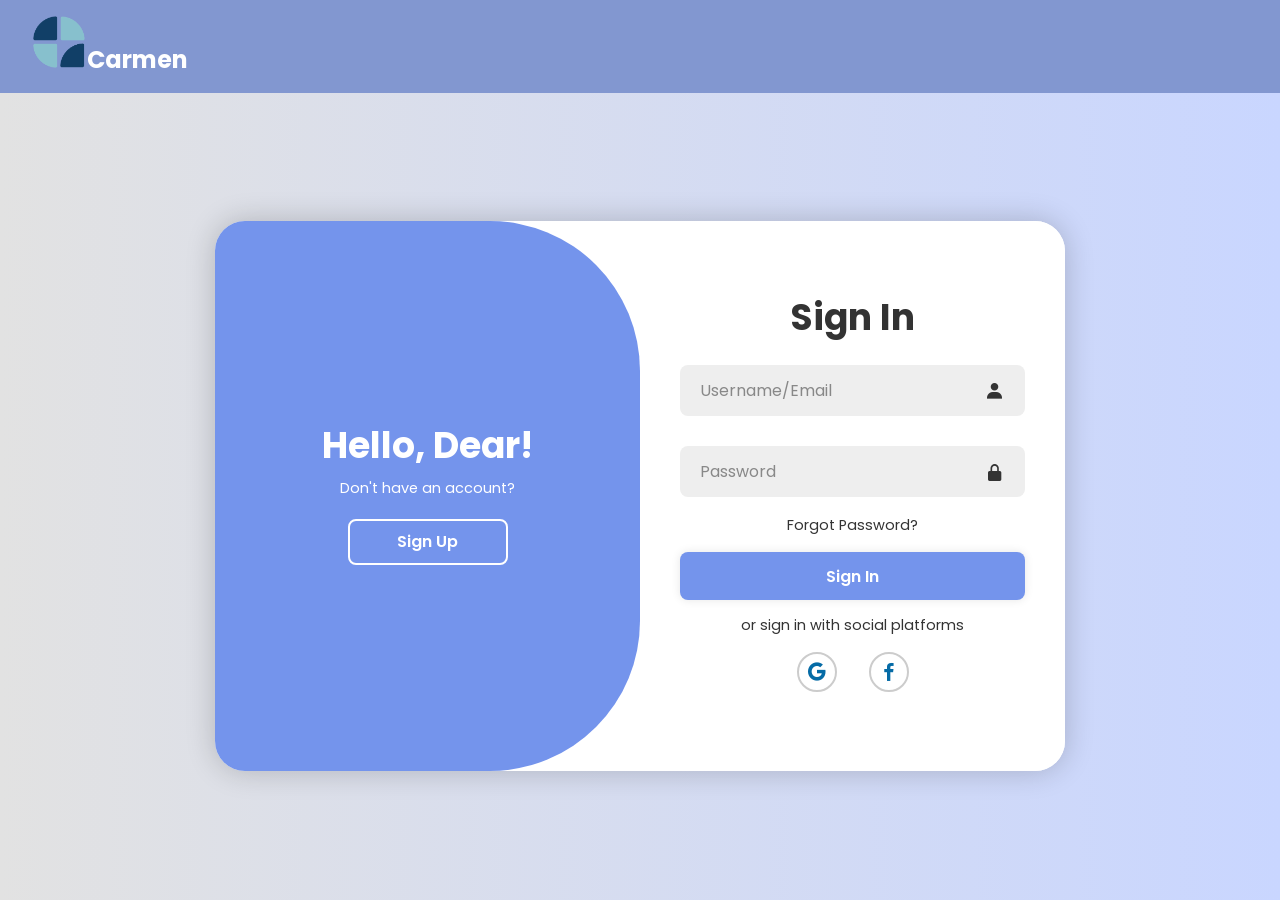
<file: index.html>
<!DOCTYPE html>
<html lang="en">
<head>
    <meta charset="UTF-8">
    <meta name="viewport" content="width=device-width, initial-scale=1.0">
    <title>E-commerce Sign</title>
    <link href='./Style/sign.css' rel='stylesheet'>
    <!-- Add Boxicons for social media icons -->
    <link href='https://unpkg.com/boxicons@2.1.4/css/boxicons.min.css' rel='stylesheet'>
</head>
<body>
    <nav class="navbar">
        <div class="logo">
            <a href="index.html"><img class="minlogo" src="./pic/min logo.png" alt="Logo">Carmen</a>
        </div>
        <ul class="nav-links">

        </ul>
    </nav>

    <div class="container" id="authContainer">
        <div class="form-box login">
            <form id="loginForm">
                <h1>Sign In</h1>
                <div class="input-box">
                    <input type="text" placeholder="Username/Email" required id="loginEmail">
                    <i class='bx bxs-user'></i>
                </div>
                <div class="input-box">
                    <input type="password" placeholder="Password" required id="loginPassword">
                    <i class='bx bxs-lock-alt'></i>
                </div>
                <div class="forgot-link">
                    <a href="#">Forgot Password?</a>
                </div>
                <button type="submit" class="btn">Sign In</button>
                <p>or sign in with social platforms</p>
                <div class="social-icons">
                    <a href="https://accounts.google.com/signin" target="_blank"><i class='bx bxl-google'></i></a>
                    <a href="https://www.facebook.com/login" target="_blank"><i class='bx bxl-facebook'></i></a>
                </div>
            </form>
        </div>

        <div class="form-box register">
            <form id="registerForm">
                <h1>Sign Up</h1>
                <div class="input-box">
                    <input type="text" placeholder="Username/Email" required id="registerEmail">
                    <i class='bx bxs-user'></i>
                </div>
                <div class="input-box">
                    <input type="password" placeholder="Password" required id="registerPassword">
                    <i class='bx bxs-lock-alt'></i>
                </div>
                <div class="input-box">
                    <input type="password" placeholder="Confirm Password" required id="registerRePassword">
                    <i class='bx bxs-lock-alt'></i>
                </div>
                <button type="submit" class="btn">Sign Up</button>
                <p>or sign with social platforms</p>
                <div class="social-icons">
                    <a href="https://accounts.google.com/signin" target="_blank"><i class='bx bxl-google'></i></a>
                    <a href="https://www.facebook.com/login" target="_blank"><i class='bx bxl-facebook'></i></a>
                </div>
            </form>
        </div>

        <div class="toggle-box">
            <div class="toggle-panel toggle-left">
                <h1>Hello, Dear!</h1>
                <p>Don't have an account?</p>
                <button type="button" class="btn register-btn" id="showRegister">Sign Up</button>
            </div>

            <div class="toggle-panel toggle-right">
                <h1>Welcome Back!</h1>
                <p>Already have an account?</p>
                <button type="button" class="btn login-btn" id="showLogin">Sign In</button>
            </div>
        </div>
    </div>

    <script>
        // Toggle between forms
        const container = document.getElementById('authContainer');
        const showRegister = document.getElementById('showRegister');
        const showLogin = document.getElementById('showLogin');

        showRegister.addEventListener('click', () => {
            container.classList.add('active');
        });

        showLogin.addEventListener('click', () => {
            container.classList.remove('active');
        });

        // User authentication
        document.addEventListener('DOMContentLoaded', function() {
            // Initialize users if not exists
            if (!localStorage.getItem('users')) {
                localStorage.setItem('users', JSON.stringify([]));
            }

            // Handle registration
            document.getElementById('registerForm').addEventListener('submit', function(e) {
                e.preventDefault();
                
                const email = document.getElementById('registerEmail').value;
                const password = document.getElementById('registerPassword').value;
                const confirmPassword = document.getElementById('registerRePassword').value;

                // Validate
                if (password !== confirmPassword) {
                    alert("Passwords don't match!");
                    return;
                }

                const users = JSON.parse(localStorage.getItem('users'));
                const accounts = JSON.parse(localStorage.getItem('accounts')) || [];
                
                // Check if email is already registered in users or accounts
                if (users.some(user => user.email === email) || accounts.some(account => account.email === email)) {
                    alert("Email already registered!");
                    return;
                }

                // Register user
                users.push({ email, password });
                localStorage.setItem('users', JSON.stringify(users));
                
                alert("Registration successful! Please login.");
                container.classList.remove('active');
                this.reset();
            });

            // Handle login
            document.getElementById('loginForm').addEventListener('submit', function(e) {
                e.preventDefault();
                
                const email = document.getElementById('loginEmail').value;
                const password = document.getElementById('loginPassword').value;

                // Check accounts from registration.html
                const accounts = JSON.parse(localStorage.getItem('accounts')) || [];
                const users = JSON.parse(localStorage.getItem('users')) || [];

                // Check if the user exists in accounts or users
                const account = accounts.find(account => account.email === email && account.password === password);
                const user = users.find(user => user.email === email && user.password === password);

                if (account) {
                    localStorage.setItem('currentUser', JSON.stringify(account));
                    window.location.href = "home.html";
                } else if (user) {
                    localStorage.setItem('currentUser', JSON.stringify(user));
                    window.location.href = "home.html";
                } else {
                    alert("Invalid email or password!");
                }
            });
        });
    </script>
</body>
</html>
</file>
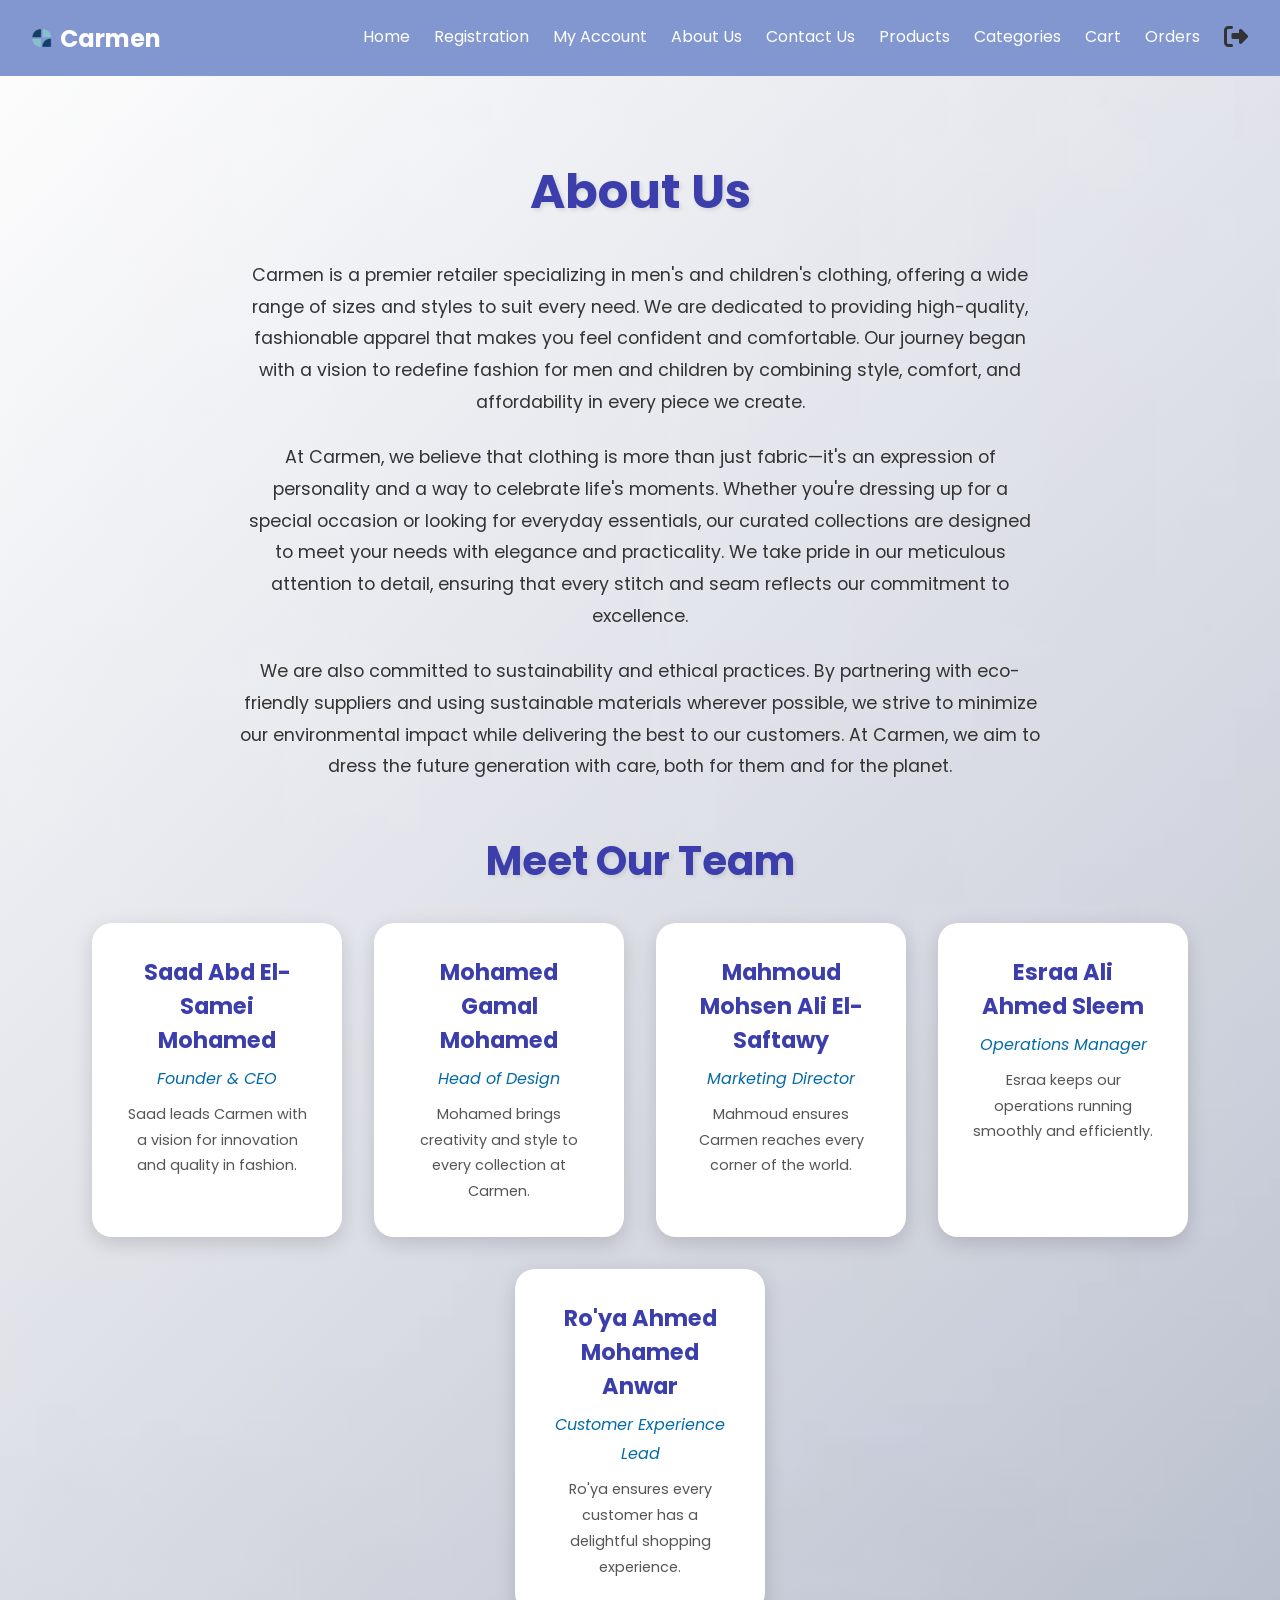
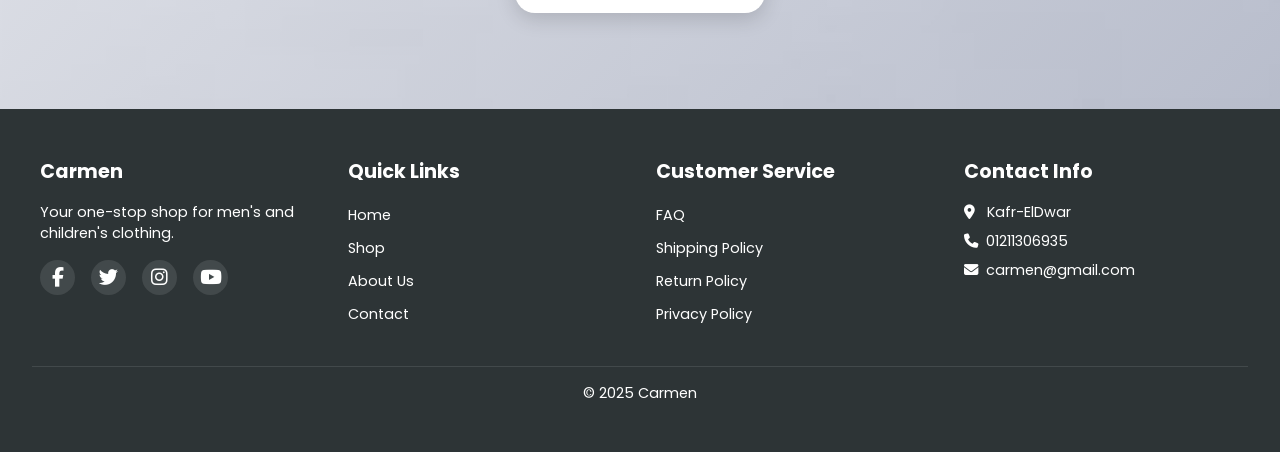
<file: about.html>
<!DOCTYPE html>
<html lang="en">
<head>
    <meta charset="UTF-8">
    <meta name="viewport" content="width=device-width, initial-scale=1.0">
    <title>About Us</title>
    <link rel="stylesheet" href="https://cdnjs.cloudflare.com/ajax/libs/font-awesome/6.5.0/css/all.min.css"/>
    <link href='./Style/about.css' rel='stylesheet'>
</head>
<body>
    <nav class="navbar">
        <div class="logo">
            <a href="home.html"><img class="minlogo" src="./pic/min logo.png" alt="Logo">Carmen</a>
        </div>
        <button class="hamburger" aria-label="Toggle menu">
            <span></span>
            <span></span>
            <span></span>
        </button>
        <ul class="nav-links">
            <li><a href="home.html">Home</a></li>
            <li><a href="registration.html">Registration</a></li>
            <li><a href="./my account.html">My Account</a></li>
            <li><a href="about.html">About Us</a></li>
            <li><a href="contact.html">Contact Us</a></li>
            <li><a href="products.html">Products</a></li>
            <li><a href="categories.html">Categories</a></li>
            <li><a href="cart.html">Cart</a></li>
            <li><a href="orders.html">Orders</a></li>
            <li>
                <a href="./index.html" onclick="logout()">
                    <i class="fas fa-sign-out-alt logout-icon" title="Log Out"></i>
                </a>
            </li>
        </ul>
    </nav>

    <section class="about-section">
        <h1>About Us</h1>
        <p>Carmen is a premier retailer specializing in men's and children's clothing, offering a wide range of sizes and styles to suit every need. We are dedicated to providing high-quality, fashionable apparel that makes you feel confident and comfortable. Our journey began with a vision to redefine fashion for men and children by combining style, comfort, and affordability in every piece we create.</p>
        <p>At Carmen, we believe that clothing is more than just fabric—it's an expression of personality and a way to celebrate life's moments. Whether you're dressing up for a special occasion or looking for everyday essentials, our curated collections are designed to meet your needs with elegance and practicality. We take pride in our meticulous attention to detail, ensuring that every stitch and seam reflects our commitment to excellence.</p>
        <p>We are also committed to sustainability and ethical practices. By partnering with eco-friendly suppliers and using sustainable materials wherever possible, we strive to minimize our environmental impact while delivering the best to our customers. At Carmen, we aim to dress the future generation with care, both for them and for the planet.</p>

        <h2>Meet Our Team</h2>
        <div class="team-list">
            <div class="team-member-card">
                <h4>Saad Abd El-Samei Mohamed</h4>
                <p class="role">Founder & CEO</p>
                <p>Saad leads Carmen with a vision for innovation and quality in fashion.</p>
            </div>
            <div class="team-member-card">
                <h4>Mohamed Gamal Mohamed</h4>
                <p class="role">Head of Design</p>
                <p>Mohamed brings creativity and style to every collection at Carmen.</p>
            </div>
            <div class="team-member-card">
                <h4>Mahmoud Mohsen Ali El-Saftawy</h4>
                <p class="role">Marketing Director</p>
                <p>Mahmoud ensures Carmen reaches every corner of the world.</p>
            </div>
            <div class="team-member-card">
                <h4>Esraa Ali Ahmed Sleem</h4>
                <p class="role">Operations Manager</p>
                <p>Esraa keeps our operations running smoothly and efficiently.</p>
            </div>
            <div class="team-member-card">
                <h4>Ro'ya Ahmed Mohamed Anwar</h4>
                <p class="role">Customer Experience Lead</p>
                <p>Ro'ya ensures every customer has a delightful shopping experience.</p>
            </div>
        </div>
    </section>

    <footer class="footer">
        <div class="footer-container">
            <div class="footer-column">
                <h3>Carmen</h3>
                <p>Your one-stop shop for men's and children's clothing.</p>
                <div class="social-icons">
                    <a href="#"><i class="fab fa-facebook-f"></i></a>
                    <a href="#"><i class="fab fa-twitter"></i></a>
                    <a href="#"><i class="fab fa-instagram"></i></a>
                    <a href="#"><i class="fab fa-youtube"></i></a>
                </div>
            </div>
            <div class="footer-column">
                <h3>Quick Links</h3>
                <ul>
                    <li><a href="./home.html">Home</a></li>
                    <li><a href="products.html">Shop</a></li>
                    <li><a href="about.html">About Us</a></li>
                    <li><a href="contact.html">Contact</a></li>
                </ul>
            </div>
            <div class="footer-column">
                <h3>Customer Service</h3>
                <ul>
                    <li><a href="#">FAQ</a></li>
                    <li><a href="#">Shipping Policy</a></li>
                    <li><a href="#">Return Policy</a></li>
                    <li><a href="#">Privacy Policy</a></li>
                </ul>
            </div>
            <div class="footer-column">
                <h3>Contact Info</h3>
                <p><i class="fas fa-map-marker-alt"></i> Kafr-ElDwar</p>
                <p><i class="fas fa-phone"></i>01211306935</p>
                <p><i class="fas fa-envelope"></i>carmen@gmail.com</p>
            </div>
        </div>
        <div class="footer-bottom">
            <p>© 2025 Carmen</p>
        </div>
    </footer>

    <script>
        // Toggle sidebar on hamburger click
        document.querySelector('.hamburger').addEventListener('click', function() {
            document.querySelector('.nav-links').classList.toggle('active');
            this.classList.toggle('active');
        });

        // Close sidebar when clicking a nav link
        document.querySelectorAll('.nav-links a').forEach(link => {
            link.addEventListener('click', () => {
                document.querySelector('.nav-links').classList.remove('active');
                document.querySelector('.hamburger').classList.remove('active');
            });
        });

        // Logout function (assuming it exists elsewhere)
        function logout() {
            localStorage.removeItem('currentUser');
            alert('You have been logged out.');
        }
    </script>
</body>
</html>
</file>
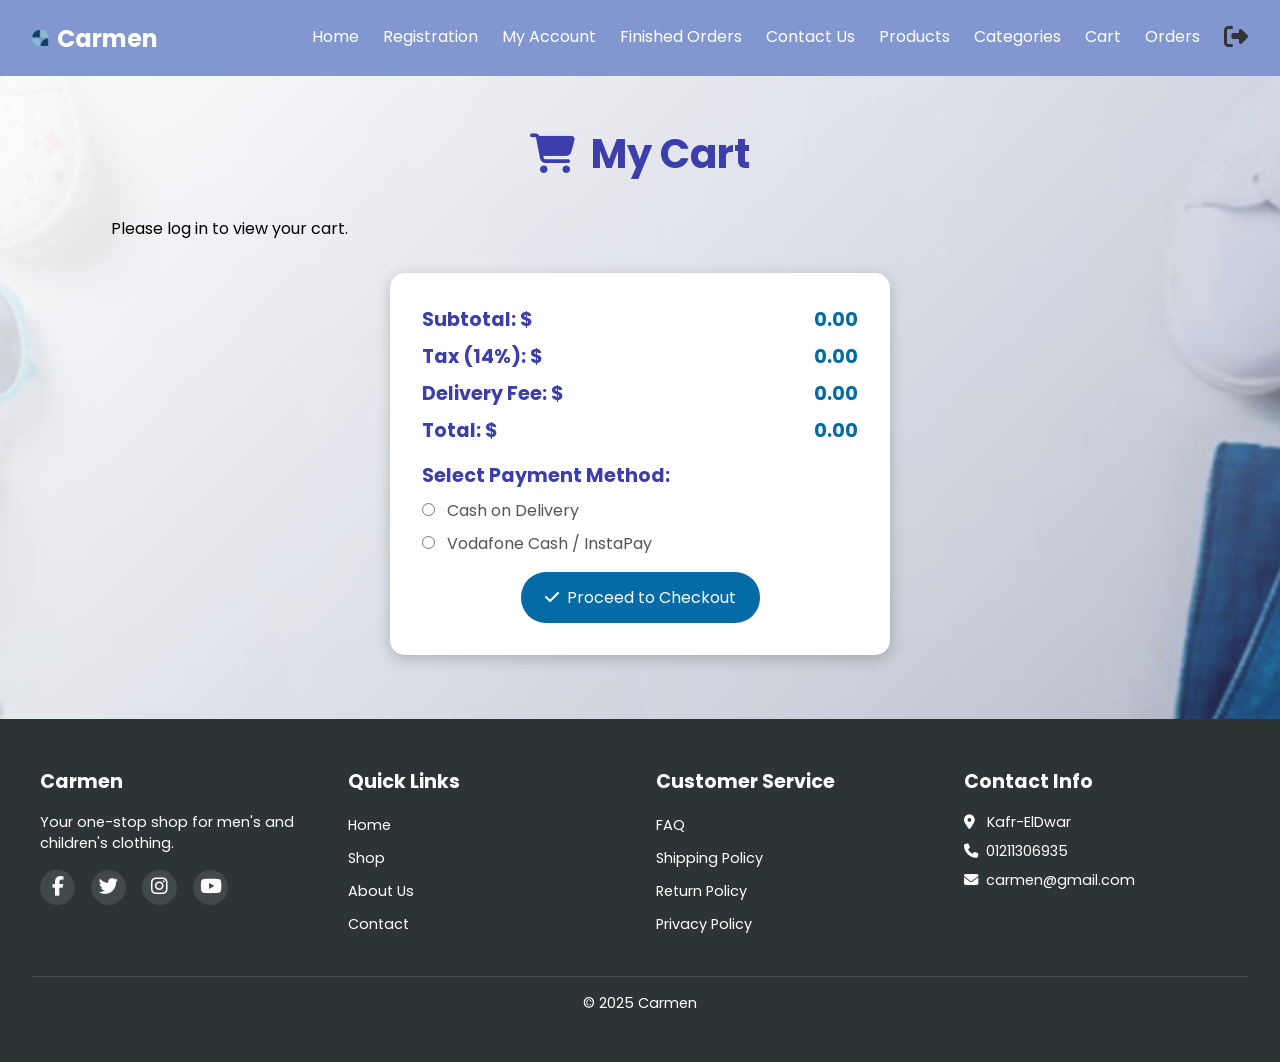
<file: cart.html>
<!DOCTYPE html>
<html lang="en">
<head>
    <meta charset="UTF-8">
    <meta name="viewport" content="width=device-width, initial-scale=1.0">
    <title>Cart</title>
    <link href='./Style/cart.css' rel='stylesheet'>
    <link rel="stylesheet" href="https://cdnjs.cloudflare.com/ajax/libs/font-awesome/6.5.0/css/all.min.css"/>
    <style>
        .quantity-controls {
            display: flex;
            align-items: center;
            gap: 0.5rem;
            margin-top: 0.5rem;
        }
        .quantity-btn {
            background-color: #056ba6;
            color: white;
            border: none;
            border-radius: 5px;
            padding: 0.3rem 0.6rem;
            cursor: pointer;
            font-size: 1rem;
            transition: background-color 0.3s ease;
        }
        .quantity-btn:hover {
            background-color: #45a049;
        }
        .quantity-btn:disabled {
            background-color: #cccccc;
            cursor: not-allowed;
        }
        .quantity-display {
            font-size: 1rem;
            color: #3b3eab;
            width: 2rem;
            text-align: center;
        }
    </style>
</head>
<body>
    <nav class="navbar">
        <div class="logo">
            <a href="home.html"><img class="minlogo" src="./pic/min logo.png" alt="Logo">Carmen</a>
        </div>
        <button class="hamburger" aria-label="Toggle menu">
            <span></span>
            <span></span>
            <span></span>
        </button>
        <ul class="nav-links">
            <li><a href="home.html">Home</a></li>
            <li><a href="registration.html">Registration</a></li>
            <li><a href="my account.html">My Account</a></li>
            <li><a href="about.html">Finished Orders</a></li>
            <li><a href="contact.html">Contact Us</a></li>
            <li><a href="products.html">Products</a></li>
            <li><a href="categories.html">Categories</a></li>
            <li><a href="cart.html">Cart</a></li>
            <li><a href="orders.html">Orders</a></li>
            <li>
                <a href="./index.html" onclick="logout()">
                    <i class="fas fa-sign-out-alt logout-icon" title="Log Out"></i>
                </a>
            </li>
        </ul>
    </nav>

    <div class="cart-section">
        <h1><i class="fas fa-shopping-cart"></i> My Cart</h1>
        <div class="cart-grid" id="cartGrid">
            <!-- Cart items will be dynamically added here -->
        </div>
        <div class="cart-total">
            <h3>Subtotal: $<span id="subtotal">0.00</span></h3>
            <h3>Tax (14%): $<span id="tax">0.00</span></h3>
            <h3>Delivery Fee: $<span id="deliveryFee">0.00</span></h3>
            <h3>Total: $<span id="cartTotal">0.00</span></h3>
            <div class="payment-options">
                <h3>Select Payment Method:</h3>
                <label>
                    <input type="radio" name="paymentMethod" value="cash" onclick="updateTotal()"> Cash on Delivery
                </label>
                <label>
                    <input type="radio" name="paymentMethod" value="electronic" onclick="updateTotal()"> Vodafone Cash / InstaPay
                </label>
            </div>
            <button class="checkout-btn" onclick="proceedToCheckout()"><i class="fas fa-check"></i> Proceed to Checkout</button>
        </div>
    </div>

    <!-- Footer Section -->
    <footer class="footer">
        <div class="footer-container">
            <div class="footer-column">
                <h3>Carmen</h3>
                <p>Your one-stop shop for men's and children's clothing.</p>
                <div class="social-icons">
                    <a href="#"><i class="fab fa-facebook-f"></i></a>
                    <a href="#"><i class="fab fa-twitter"></i></a>
                    <a href="#"><i class="fab fa-instagram"></i></a>
                    <a href="#"><i class="fab fa-youtube"></i></a>
                </div>
            </div>
            <div class="footer-column">
                <h3>Quick Links</h3>
                <ul>
                    <li><a href="./home.html">Home</a></li>
                    <li><a href="products.html">Shop</a></li>
                    <li><a href="about.html">About Us</a></li>
                    <li><a href="contact.html">Contact</a></li>
                </ul>
            </div>
            <div class="footer-column">
                <h3>Customer Service</h3>
                <ul>
                    <li><a href="#">FAQ</a></li>
                    <li><a href="#">Shipping Policy</a></li>
                    <li><a href="#">Return Policy</a></li>
                    <li><a href="#">Privacy Policy</a></li>
                </ul>
            </div>
            <div class="footer-column">
                <h3>Contact Info</h3>
                <p><i class="fas fa-map-marker-alt"></i> Kafr-ElDwar</p>
                <p><i class="fas fa-phone"></i>01211306935</p>
                <p><i class="fas fa-envelope"></i>carmen@gmail.com</p>
            </div>
        </div>
        <div class="footer-bottom">
            <p>© 2025 Carmen</p>
        </div>
    </footer>

    <script>
        // Toggle sidebar on hamburger click
        document.querySelector('.hamburger').addEventListener('click', function() {
            document.querySelector('.nav-links').classList.toggle('active');
            this.classList.toggle('active');
        });

        // Close sidebar when clicking a nav link
        document.querySelectorAll('.nav-links a').forEach(link => {
            link.addEventListener('click', () => {
                document.querySelector('.nav-links').classList.remove('active');
                document.querySelector('.hamburger').classList.remove('active');
            });
        });

        const TAX_RATE = 0.14; // 14% tax
        const DELIVERY_FEE = 5.00; // $5 delivery fee for cash on delivery

        // Load cart items and animations when the page loads
        document.addEventListener('DOMContentLoaded', function() {
            displayCart();
            setupFadeInAnimations();
        });

        // Fade-in animation on scroll using Intersection Observer
        function setupFadeInAnimations() {
            const observerOptions = {
                root: null,
                rootMargin: '0px',
                threshold: 0.1
            };

            const observer = new IntersectionObserver((entries, observer) => {
                entries.forEach((entry, index) => {
                    if (entry.isIntersecting) {
                        setTimeout(() => {
                            entry.target.classList.add('fade-in');
                        }, index * 200);
                        observer.unobserve(entry.target);
                    }
                });
            }, observerOptions);

            const elementsToAnimate = document.querySelectorAll('h1, .cart-item, .cart-total');
            elementsToAnimate.forEach(element => {
                observer.observe(element);
            });
        }

        // Function to display cart items
        function displayCart() {
            const cartGrid = document.getElementById('cartGrid');
            const subtotalElement = document.getElementById('subtotal');
            const taxElement = document.getElementById('tax');
            const deliveryFeeElement = document.getElementById('deliveryFee');
            const cartTotalElement = document.getElementById('cartTotal');
            cartGrid.innerHTML = ''; // Clear existing items

            const currentUser = JSON.parse(localStorage.getItem('currentUser'));
            if (!currentUser) {
                cartGrid.innerHTML = '<p>Please log in to view your cart.</p>';
                subtotalElement.textContent = '0.00';
                taxElement.textContent = '0.00';
                deliveryFeeElement.textContent = '0.00';
                cartTotalElement.textContent = '0.00';
                return;
            }

            let cart = JSON.parse(localStorage.getItem('cart')) || [];
            const userCart = cart.filter(item => item.email === currentUser.email);

            if (userCart.length === 0) {
                cartGrid.innerHTML = '<p>Your cart is empty.</p>';
                subtotalElement.textContent = '0.00';
                taxElement.textContent = '0.00';
                deliveryFeeElement.textContent = '0.00';
                cartTotalElement.textContent = '0.00';
                return;
            }

            let subtotal = 0;
            userCart.forEach((product, index) => {
                // Add quantity if not present
                if (!product.quantity) {
                    product.quantity = 1;
                }
                const globalIndex = cart.findIndex(item => item.name === product.name && item.email === currentUser.email);
                const productCard = document.createElement('div');
                productCard.classList.add('cart-item');
                productCard.dataset.index = globalIndex;
                productCard.innerHTML = `
                    <img src="${product.image}" alt="${product.name}">
                    <div class="cart-item-content">
                        <h3>${product.name}</h3>
                        <p>${product.description}</p>
                        <p class="price">$${ (product.price * product.quantity).toFixed(2) }</p>
                        <div class="quantity-controls">
                            <button class="quantity-btn" onclick="updateQuantity(${globalIndex}, -1)">-</button>
                            <span class="quantity-display">${product.quantity}</span>
                            <button class="quantity-btn" onclick="updateQuantity(${globalIndex}, 1)">+</button>
                        </div><br>
                        <button class="delete-btn" onclick="removeFromCart(this)"><i class="fas fa-trash"></i> Remove</button>
                    </div>
                `;
                cartGrid.appendChild(productCard);
                subtotal += product.price * product.quantity;
            });

            // Save updated cart with quantities
            localStorage.setItem('cart', JSON.stringify(cart));

            // Update totals
            subtotalElement.textContent = subtotal.toFixed(2);
            const tax = subtotal * TAX_RATE;
            taxElement.textContent = tax.toFixed(2);
            updateTotal(); // Update delivery fee and total based on payment method
        }

        // Function to update quantity
        function updateQuantity(index, change) {
            let cart = JSON.parse(localStorage.getItem('cart')) || [];
            const product = cart[index];

            if (!product) return;

            product.quantity = (product.quantity || 1) + change;
            if (product.quantity < 1) {
                product.quantity = 1; // Prevent quantity from going below 1
            }

            localStorage.setItem('cart', JSON.stringify(cart));

            // Update the UI for the specific product
            const productCard = document.querySelector(`.cart-item[data-index="${index}"]`);
            if (productCard) {
                const priceElement = productCard.querySelector('.price');
                const quantityElement = productCard.querySelector('.quantity-display');
                priceElement.textContent = `$${(product.price * product.quantity).toFixed(2)}`;
                quantityElement.textContent = product.quantity;
            }

            // Recalculate totals
            updateCartTotals();
        }

        // Function to update cart totals
        function updateCartTotals() {
            const currentUser = JSON.parse(localStorage.getItem('currentUser'));
            let cart = JSON.parse(localStorage.getItem('cart')) || [];
            const userCart = cart.filter(item => item.email === currentUser.email);

            let subtotal = 0;
            userCart.forEach(product => {
                subtotal += product.price * (product.quantity || 1);
            });

            const subtotalElement = document.getElementById('subtotal');
            const taxElement = document.getElementById('tax');
            subtotalElement.textContent = subtotal.toFixed(2);
            const tax = subtotal * TAX_RATE;
            taxElement.textContent = tax.toFixed(2);
            updateTotal();
        }

        // Function to update total based on payment method
        function updateTotal() {
            const subtotal = parseFloat(document.getElementById('subtotal').textContent);
            const tax = parseFloat(document.getElementById('tax').textContent);
            const deliveryFeeElement = document.getElementById('deliveryFee');
            const cartTotalElement = document.getElementById('cartTotal');
            
            const paymentMethod = document.querySelector('input[name="paymentMethod"]:checked');
            let deliveryFee = 0;

            if (paymentMethod && paymentMethod.value === 'cash') {
                deliveryFee = DELIVERY_FEE;
            }

            deliveryFeeElement.textContent = deliveryFee.toFixed(2);
            const total = subtotal + tax + deliveryFee;
            cartTotalElement.textContent = total.toFixed(2);
        }

        // Function to remove an item from cart
        function removeFromCart(button) {
            if (confirm("Are you sure you want to remove this item from your cart?")) {
                const card = button.closest('.cart-item');
                const index = card.dataset.index;
                let cart = JSON.parse(localStorage.getItem('cart'));
                cart.splice(index, 1);
                localStorage.setItem('cart', JSON.stringify(cart));
                card.remove();
                alert("Item removed successfully!");

                // Check if cart is empty
                const currentUser = JSON.parse(localStorage.getItem('currentUser'));
                const userCart = cart.filter(item => item.email === currentUser.email);
                if (userCart.length === 0) {
                    const cartGrid = document.getElementById('cartGrid');
                    cartGrid.innerHTML = '<p>Your cart is empty.</p>';
                    document.getElementById('subtotal').textContent = '0.00';
                    document.getElementById('tax').textContent = '0.00';
                    document.getElementById('deliveryFee').textContent = '0.00';
                    document.getElementById('cartTotal').textContent = '0.00';
                } else {
                    // Update indices of remaining items
                    const remainingCards = document.querySelectorAll('.cart-item');
                    remainingCards.forEach((card, i) => {
                        const globalIndex = cart.findIndex(item => item.name === card.querySelector('h3').textContent && item.email === currentUser.email);
                        card.dataset.index = globalIndex;
                        card.querySelector('.delete-btn').setAttribute('onclick', `removeFromCart(this)`);
                        card.querySelectorAll('.quantity-btn')[0].setAttribute('onclick', `updateQuantity(${globalIndex}, -1)`);
                        card.querySelectorAll('.quantity-btn')[1].setAttribute('onclick', `updateQuantity(${globalIndex}, 1)`);
                    });
                    updateCartTotals();
                }
            }
        }

        // Function to proceed to checkout
        function proceedToCheckout() {
            const currentUser = JSON.parse(localStorage.getItem('currentUser'));
            if (!currentUser) {
                alert("Please log in to proceed with your order!");
                window.location.href = "registration.html";
                return;
            }

            const cart = JSON.parse(localStorage.getItem('cart')) || [];
            const userCart = cart.filter(item => item.email === currentUser.email);

            if (userCart.length === 0) {
                alert("Your cart is empty!");
                return;
            }

            const paymentMethod = document.querySelector('input[name="paymentMethod"]:checked');
            if (!paymentMethod) {
                alert("Please select a payment method!");
                return;
            }

            // Create order
            const order = {
                userEmail: currentUser.email,
                items: userCart,
                subtotal: parseFloat(document.getElementById('subtotal').textContent),
                tax: parseFloat(document.getElementById('tax').textContent),
                deliveryFee: parseFloat(document.getElementById('deliveryFee').textContent),
                total: parseFloat(document.getElementById('cartTotal').textContent),
                paymentMethod: paymentMethod.value,
                date: new Date().toISOString()
            };

            // Save order to localStorage
            const orders = JSON.parse(localStorage.getItem('orders')) || [];
            orders.push(order);
            localStorage.setItem('orders', JSON.stringify(orders));

            // Remove user's items from cart
            const updatedCart = cart.filter(item => item.email !== currentUser.email);
            localStorage.setItem('cart', JSON.stringify(updatedCart));

            alert("Order placed successfully!");
            window.location.href = "orders.html";
        }

        // Function to logout
        function logout() {
            if (confirm("Are you sure you want to logout?")) {
                localStorage.removeItem('currentUser');
                alert("You have been logged out successfully.");
                window.location.href = "index.html";
            }
        }
    </script>
</body>
</html>
</file>
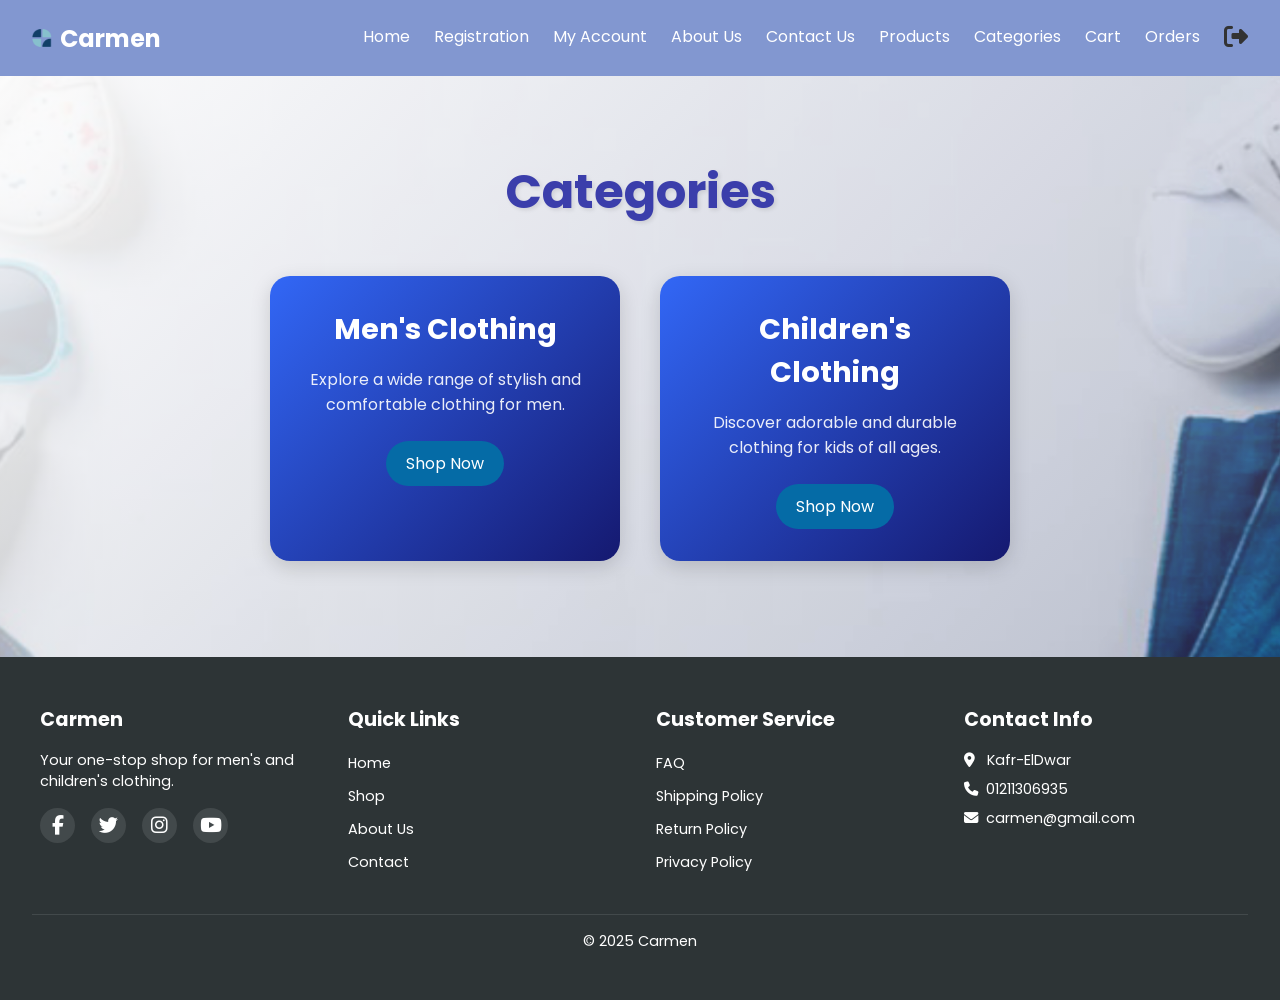
<file: Categories.html>
<!DOCTYPE html>
<html lang="en">
<head>
    <meta charset="UTF-8">
    <meta name="viewport" content="width=device-width, initial-scale=1.0">
    <title>Categories</title>
    <link rel="stylesheet" href="https://cdnjs.cloudflare.com/ajax/libs/font-awesome/6.5.0/css/all.min.css"/>
    <link href='./Style/categories.css' rel='stylesheet'>
</head>
<body>
    <nav class="navbar">
        <div class="logo">
            <a href="home.html"><img class="minlogo" src="./pic/min logo.png" alt="Logo">Carmen</a>
        </div>
        <button class="hamburger" aria-label="Toggle menu">
            <span></span>
            <span></span>
            <span></span>
        </button>
        <ul class="nav-links">
            <li><a href="home.html">Home</a></li>
            <li><a href="registration.html">Registration</a></li>
            <li><a href="./my account.html">My Account</a></li>
            <li><a href="about.html">About Us</a></li>
            <li><a href="contact.html">Contact Us</a></li>
            <li><a href="products.html">Products</a></li>
            <li><a href="Categories.html">Categories</a></li>
            <li><a href="cart.html">Cart</a></li>
            <li><a href="orders.html">Orders</a></li>
            <li>
                <a href="./index.html" onclick="logout()">
                    <i class="fas fa-sign-out-alt logout-icon" title="Log Out"></i>
                </a>
            </li>
        </ul>
    </nav>

    <section class="categories-section">
        <h1>Categories</h1>
        <div class="categories-list">
            <div class="category-item">
                <h3>Men's Clothing</h3>
                <p>Explore a wide range of stylish and comfortable clothing for men.</p>
                <a href="products.html?category=Men's Clothing" class="category-link">Shop Now</a>
            </div>
            <div class="category-item">
                <h3>Children's Clothing</h3>
                <p>Discover adorable and durable clothing for kids of all ages.</p>
                <a href="products.html?category=Children's Clothing" class="category-link">Shop Now</a>
            </div>
        </div>
    </section>

    <footer class="footer">
        <div class="footer-container">
            <div class="footer-column">
                <h3>Carmen</h3>
                <p>Your one-stop shop for men's and children's clothing.</p>
                <div class="social-icons">
                    <a href="#"><i class="fab fa-facebook-f"></i></a>
                    <a href="#"><i class="fab fa-twitter"></i></a>
                    <a href="#"><i class="fab fa-instagram"></i></a>
                    <a href="#"><i class="fab fa-youtube"></i></a>
                </div>
            </div>
            <div class="footer-column">
                <h3>Quick Links</h3>
                <ul>
                    <li><a href="./home.html">Home</a></li>
                    <li><a href="products.html">Shop</a></li>
                    <li><a href="about.html">About Us</a></li>
                    <li><a href="contact.html">Contact</a></li>
                </ul>
            </div>
            <div class="footer-column">
                <h3>Customer Service</h3>
                <ul>
                    <li><a href="#">FAQ</a></li>
                    <li><a href="#">Shipping Policy</a></li>
                    <li><a href="#">Return Policy</a></li>
                    <li><a href="#">Privacy Policy</a></li>
                </ul>
            </div>
            <div class="footer-column">
                <h3>Contact Info</h3>
                <p><i class="fas fa-map-marker-alt"></i> Kafr-ElDwar</p>
                <p><i class="fas fa-phone"></i>01211306935</p>
                <p><i class="fas fa-envelope"></i>carmen@gmail.com</p>
            </div>
        </div>
        <div class="footer-bottom">
            <p>© 2025 Carmen</p>
        </div>
    </footer>

    <script>
        // Toggle sidebar on hamburger click
        document.querySelector('.hamburger').addEventListener('click', function() {
            document.querySelector('.nav-links').classList.toggle('active');
            this.classList.toggle('active');
        });

        // Close sidebar when clicking a nav link
        document.querySelectorAll('.nav-links a').forEach(link => {
            link.addEventListener('click', () => {
                document.querySelector('.nav-links').classList.remove('active');
                document.querySelector('.hamburger').classList.remove('active');
            });
        });

        // Logout function
        function logout() {
            if (confirm("Are you sure you want to logout?")) {
                localStorage.removeItem('currentUser');
                alert("You have been logged out successfully.");
                window.location.href = "index.html";
            }
        }
    </script>
</body>
</html>
</file>
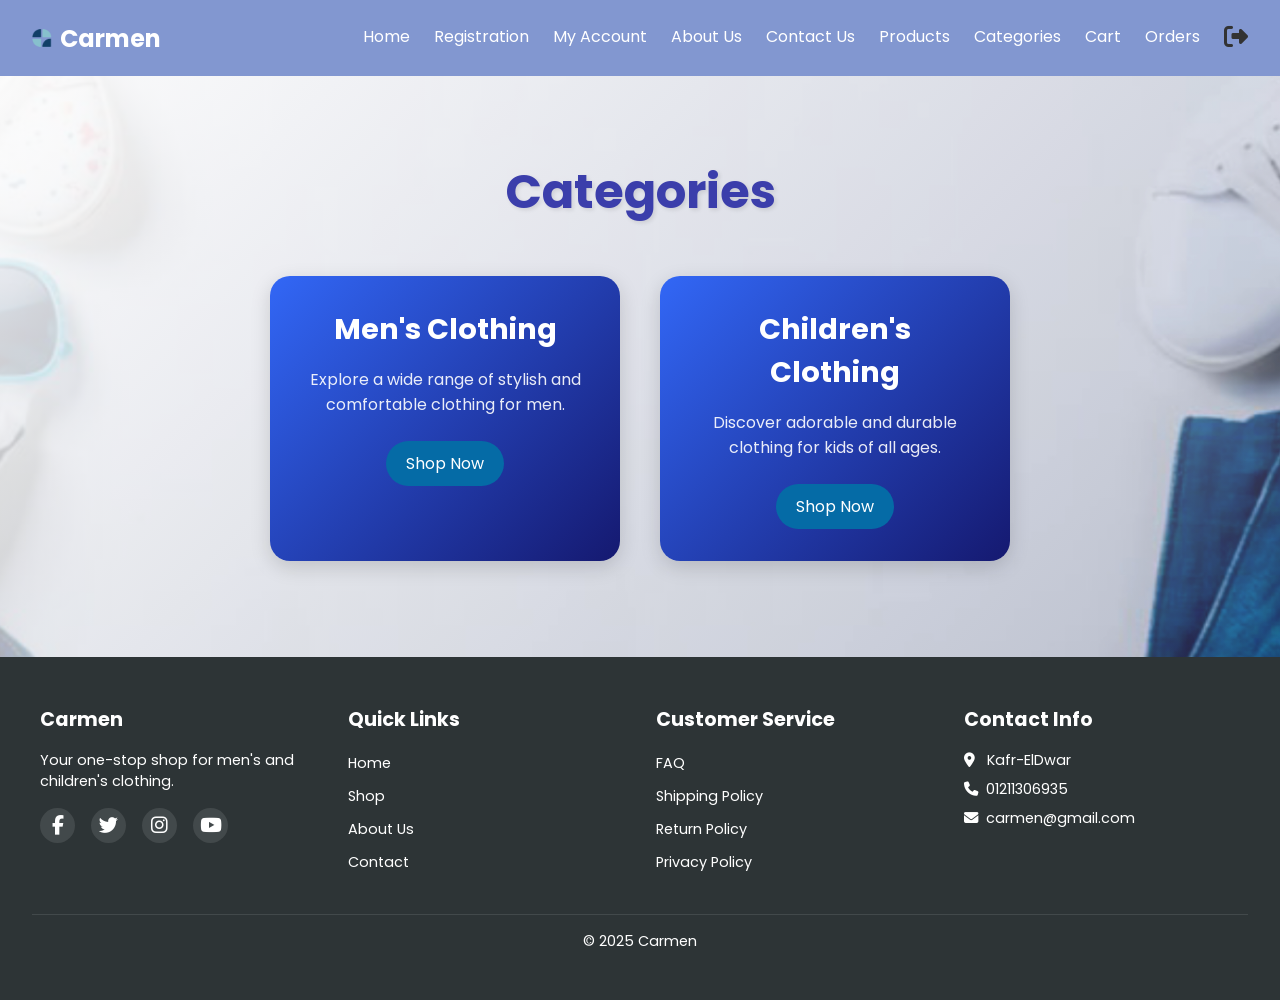
<file: categories.html>
<!DOCTYPE html>
<html lang="en">
<head>
    <meta charset="UTF-8">
    <meta name="viewport" content="width=device-width, initial-scale=1.0">
    <title>Categories</title>
    <link rel="stylesheet" href="https://cdnjs.cloudflare.com/ajax/libs/font-awesome/6.5.0/css/all.min.css"/>
    <link href='./Style/categories.css' rel='stylesheet'>
</head>
<body>
    <nav class="navbar">
        <div class="logo">
            <a href="home.html"><img class="minlogo" src="./pic/min logo.png" alt="Logo">Carmen</a>
        </div>
        <button class="hamburger" aria-label="Toggle menu">
            <span></span>
            <span></span>
            <span></span>
        </button>
        <ul class="nav-links">
            <li><a href="home.html">Home</a></li>
            <li><a href="registration.html">Registration</a></li>
            <li><a href="./my account.html">My Account</a></li>
            <li><a href="about.html">About Us</a></li>
            <li><a href="contact.html">Contact Us</a></li>
            <li><a href="products.html">Products</a></li>
            <li><a href="categories.html">Categories</a></li>
            <li><a href="cart.html">Cart</a></li>
            <li><a href="orders.html">Orders</a></li>
            <li>
                <a href="./index.html" onclick="logout()">
                    <i class="fas fa-sign-out-alt logout-icon" title="Log Out"></i>
                </a>
            </li>
        </ul>
    </nav>

    <section class="categories-section">
        <h1>Categories</h1>
        <div class="categories-list">
            <div class="category-item">
                <h3>Men's Clothing</h3>
                <p>Explore a wide range of stylish and comfortable clothing for men.</p>
                <a href="products.html?category=Men's Clothing" class="category-link">Shop Now</a>
            </div>
            <div class="category-item">
                <h3>Children's Clothing</h3>
                <p>Discover adorable and durable clothing for kids of all ages.</p>
                <a href="products.html?category=Children's Clothing" class="category-link">Shop Now</a>
            </div>
        </div>
    </section>

    <footer class="footer">
        <div class="footer-container">
            <div class="footer-column">
                <h3>Carmen</h3>
                <p>Your one-stop shop for men's and children's clothing.</p>
                <div class="social-icons">
                    <a href="#"><i class="fab fa-facebook-f"></i></a>
                    <a href="#"><i class="fab fa-twitter"></i></a>
                    <a href="#"><i class="fab fa-instagram"></i></a>
                    <a href="#"><i class="fab fa-youtube"></i></a>
                </div>
            </div>
            <div class="footer-column">
                <h3>Quick Links</h3>
                <ul>
                    <li><a href="./home.html">Home</a></li>
                    <li><a href="products.html">Shop</a></li>
                    <li><a href="about.html">About Us</a></li>
                    <li><a href="contact.html">Contact</a></li>
                </ul>
            </div>
            <div class="footer-column">
                <h3>Customer Service</h3>
                <ul>
                    <li><a href="#">FAQ</a></li>
                    <li><a href="#">Shipping Policy</a></li>
                    <li><a href="#">Return Policy</a></li>
                    <li><a href="#">Privacy Policy</a></li>
                </ul>
            </div>
            <div class="footer-column">
                <h3>Contact Info</h3>
                <p><i class="fas fa-map-marker-alt"></i> Kafr-ElDwar</p>
                <p><i class="fas fa-phone"></i>01211306935</p>
                <p><i class="fas fa-envelope"></i>carmen@gmail.com</p>
            </div>
        </div>
        <div class="footer-bottom">
            <p>© 2025 Carmen</p>
        </div>
    </footer>

    <script>
        // Toggle sidebar on hamburger click
        document.querySelector('.hamburger').addEventListener('click', function() {
            document.querySelector('.nav-links').classList.toggle('active');
            this.classList.toggle('active');
        });

        // Close sidebar when clicking a nav link
        document.querySelectorAll('.nav-links a').forEach(link => {
            link.addEventListener('click', () => {
                document.querySelector('.nav-links').classList.remove('active');
                document.querySelector('.hamburger').classList.remove('active');
            });
        });

        // Logout function
        function logout() {
            if (confirm("Are you sure you want to logout?")) {
                localStorage.removeItem('currentUser');
                alert("You have been logged out successfully.");
                window.location.href = "index.html";
            }
        }
    </script>
</body>
</html>
</file>
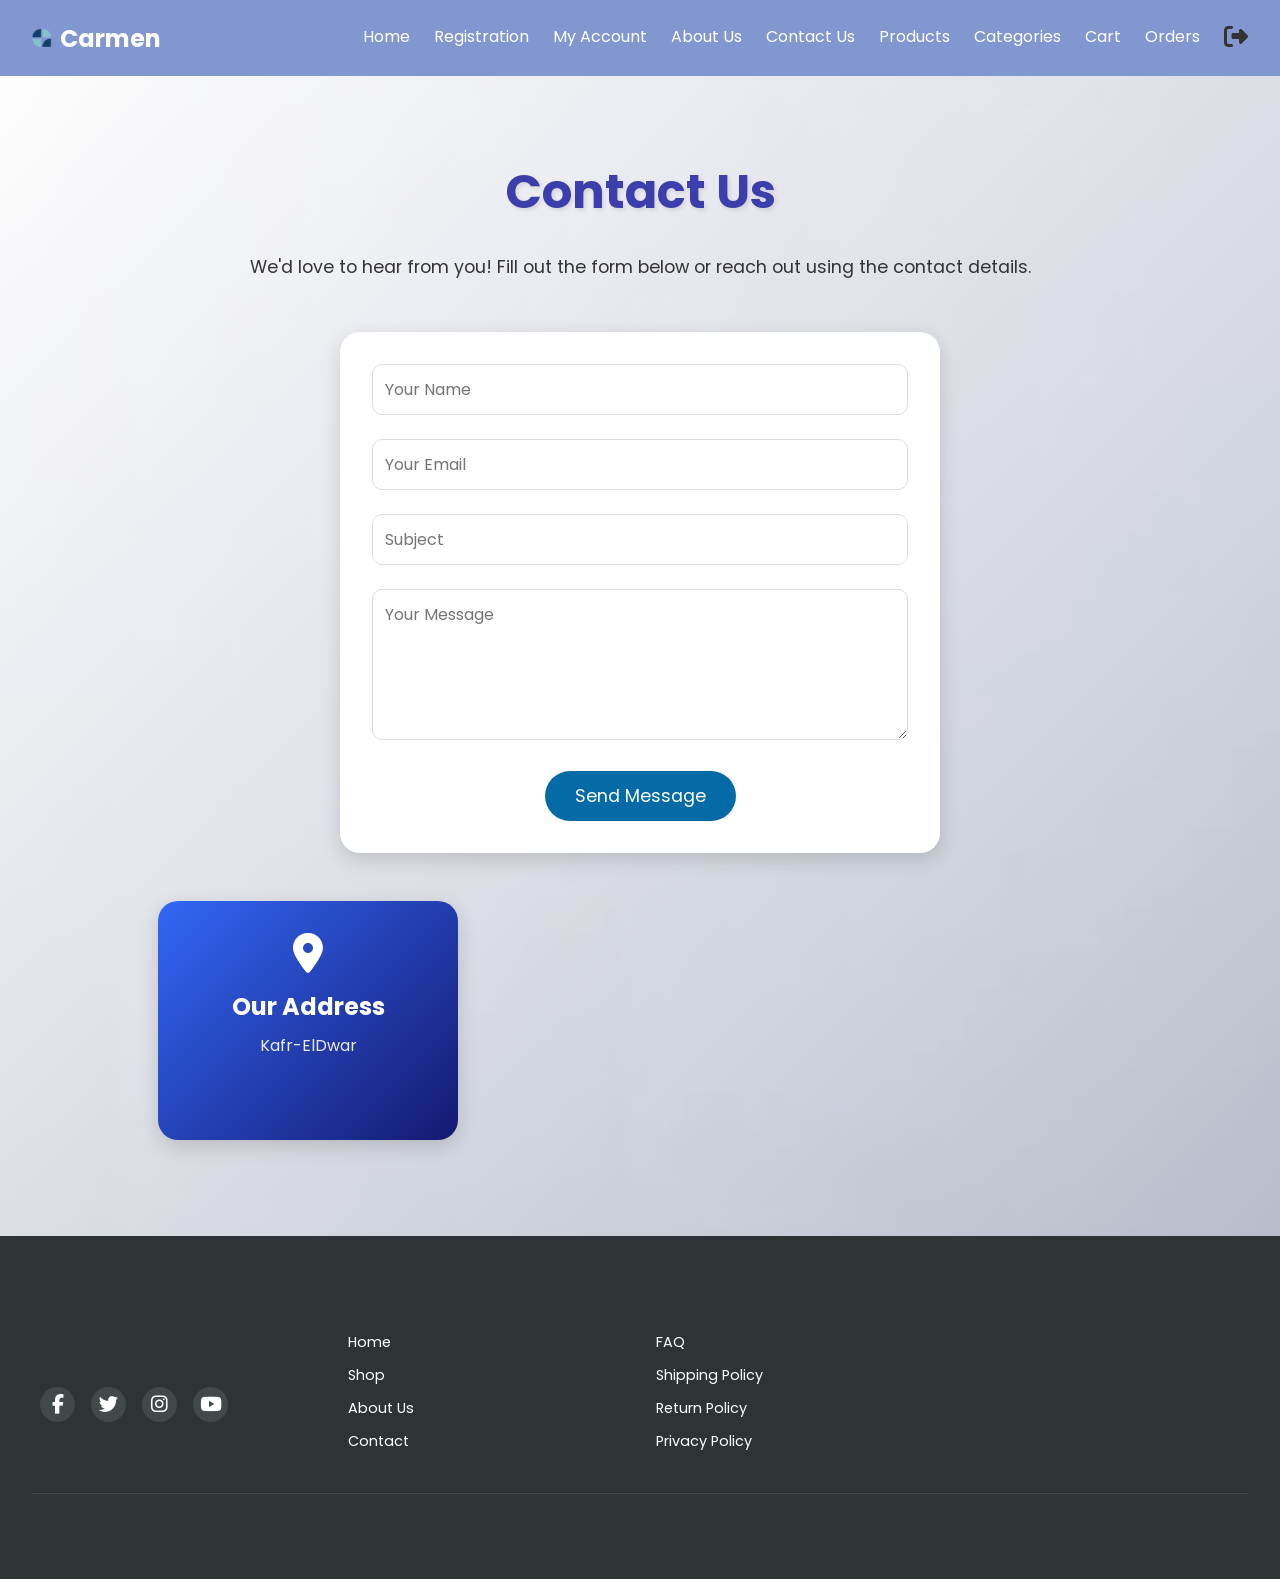
<file: Contact.html>
<!DOCTYPE html>
<html lang="en">
<head>
    <meta charset="UTF-8">
    <meta name="viewport" content="width=device-width, initial-scale=1.0">
    <title>Contact Us</title>
    <link rel="stylesheet" href="https://cdnjs.cloudflare.com/ajax/libs/font-awesome/6.5.0/css/all.min.css"/>
    <link href='./Style/contact.css' rel='stylesheet'>
</head>
<body>
    <nav class="navbar">
        <div class="logo">
            <a href="home.html"><img class="minlogo" src="./pic/min logo.png" alt="Logo">Carmen</a>
        </div>
        <button class="hamburger" aria-label="Toggle menu">
            <span></span>
            <span></span>
            <span></span>
        </button>
        <ul class="nav-links">
            <li><a href="home.html">Home</a></li>
            <li><a href="registration.html">Registration</a></li>
            <li><a href="./my account.html">My Account</a></li>
            <li><a href="about.html">About Us</a></li>
            <li><a href="contact.html">Contact Us</a></li>
            <li><a href="products.html">Products</a></li>
            <li><a href="categories.html">Categories</a></li>
            <li><a href="cart.html">Cart</a></li>
            <li><a href="orders.html">Orders</a></li>
            <li>
                <a href="./index.html" onclick="logout()">
                    <i class="fas fa-sign-out-alt logout-icon" title="Log Out"></i>
                </a>
            </li>
        </ul>
    </nav>

    <section class="contact-section">
        <h1>Contact Us</h1>
        <p>We'd love to hear from you! Fill out the form below or reach out using the contact details.</p>

        <!-- Contact Form -->
        <div class="contact-form">
            <div class="form-group">
                <input type="text" id="name" placeholder="Your Name" required>
            </div>
            <div class="form-group">
                <input type="email" id="email" placeholder="Your Email" required>
            </div>
            <div class="form-group">
                <input type="text" id="subject" placeholder="Subject" required>
            </div>
            <div class="form-group">
                <textarea id="message" placeholder="Your Message" rows="5" required></textarea>
            </div>
            <button class="submit-btn" onclick="submitForm()">Send Message</button>
        </div>

        <!-- Contact Info -->
        <div class="contact-info">
            <div class="info-card">
                <i class="fas fa-map-marker-alt"></i>
                <h3>Our Address</h3>
                <p>Kafr-ElDwar</p>
            </div>
            <div class="info-card">
                <i class="fas fa-phone"></i>
                <h3>Phone Number</h3>
                <p>01211306935</p>
            </div>
            <div class="info-card">
                <i class="fas fa-envelope"></i>
                <h3>Email Us</h3>
                <p>saadsomaa156@gmail.com</p>
            </div>
        </div>
    </section>

    <footer class="footer">
        <div class="footer-container">
            <div class="footer-column">
                <h3>Carmen</h3>
                <p>Your one-stop shop for men's and children's clothing.</p>
                <div class="social-icons">
                    <a href="#"><i class="fab fa-facebook-f"></i></a>
                    <a href="#"><i class="fab fa-twitter"></i></a>
                    <a href="#"><i class="fab fa-instagram"></i></a>
                    <a href="#"><i class="fab fa-youtube"></i></a>
                </div>
            </div>
            <div class="footer-column">
                <h3>Quick Links</h3>
                <ul>
                    <li><a href="./home.html">Home</a></li>
                    <li><a href="products.html">Shop</a></li>
                    <li><a href="about.html">About Us</a></li>
                    <li><a href="contact.html">Contact</a></li>
                </ul>
            </div>
            <div class="footer-column">
                <h3>Customer Service</h3>
                <ul>
                    <li><a href="#">FAQ</a></li>
                    <li><a href="#">Shipping Policy</a></li>
                    <li><a href="#">Return Policy</a></li>
                    <li><a href="#">Privacy Policy</a></li>
                </ul>
            </div>
            <div class="footer-column">
                <h3>Contact Info</h3>
                <p><i class="fas fa-map-marker-alt"></i> Kafr-ElDwar</p>
                <p><i class="fas fa-phone"></i>01211306935</p>
                <p><i class="fas fa-envelope"></i>carmen@gmail.com</p>
            </div>
        </div>
        <div class="footer-bottom">
            <p>© 2025 Carmen</p>
        </div>
    </footer>

    <script>
        // Toggle sidebar on hamburger click
        document.querySelector('.hamburger').addEventListener('click', function() {
            document.querySelector('.nav-links').classList.toggle('active');
            this.classList.toggle('active');
        });

        // Close sidebar when clicking a nav link
        document.querySelectorAll('.nav-links a').forEach(link => {
            link.addEventListener('click', () => {
                document.querySelector('.nav-links').classList.remove('active');
                document.querySelector('.hamburger').classList.remove('active');
            });
        });

        // Fade-in animation on scroll using Intersection Observer
        const observerOptions = {
            root: null,
            rootMargin: '0px',
            threshold: 0.1
        };

        const observer = new IntersectionObserver((entries, observer) => {
            entries.forEach((entry, index) => {
                if (entry.isIntersecting) {
                    setTimeout(() => {
                        entry.target.classList.add('fade-in');
                    }, index * 200);
                    observer.unobserve(entry.target);
                }
            });
        }, observerOptions);

        const elementsToAnimate = document.querySelectorAll('h1, h2, h3, p, .form-group, .info-card');
        elementsToAnimate.forEach(element => {
            observer.observe(element);
        });

        // Form submission simulation
        function submitForm() {
            const name = document.getElementById('name').value;
            const email = document.getElementById('email').value;
            const subject = document.getElementById('subject').value;
            const message = document.getElementById('message').value;

            if (name && email && subject && message) {
                alert('Thank you for your message, ' + name + '! We will get back to you soon.');
                document.getElementById('name').value = '';
                document.getElementById('email').value = '';
                document.getElementById('subject').value = '';
                document.getElementById('message').value = '';
            } else {
                alert('Please fill out all fields before submitting.');
            }
        }

        // Logout function
        function logout() {
            if (confirm("Are you sure you want to logout?")) {
                localStorage.removeItem('currentUser');
                alert("You have been logged out successfully.");
                window.location.href = "index.html";
            }
        }
    </script>
</body>
</html>
</file>
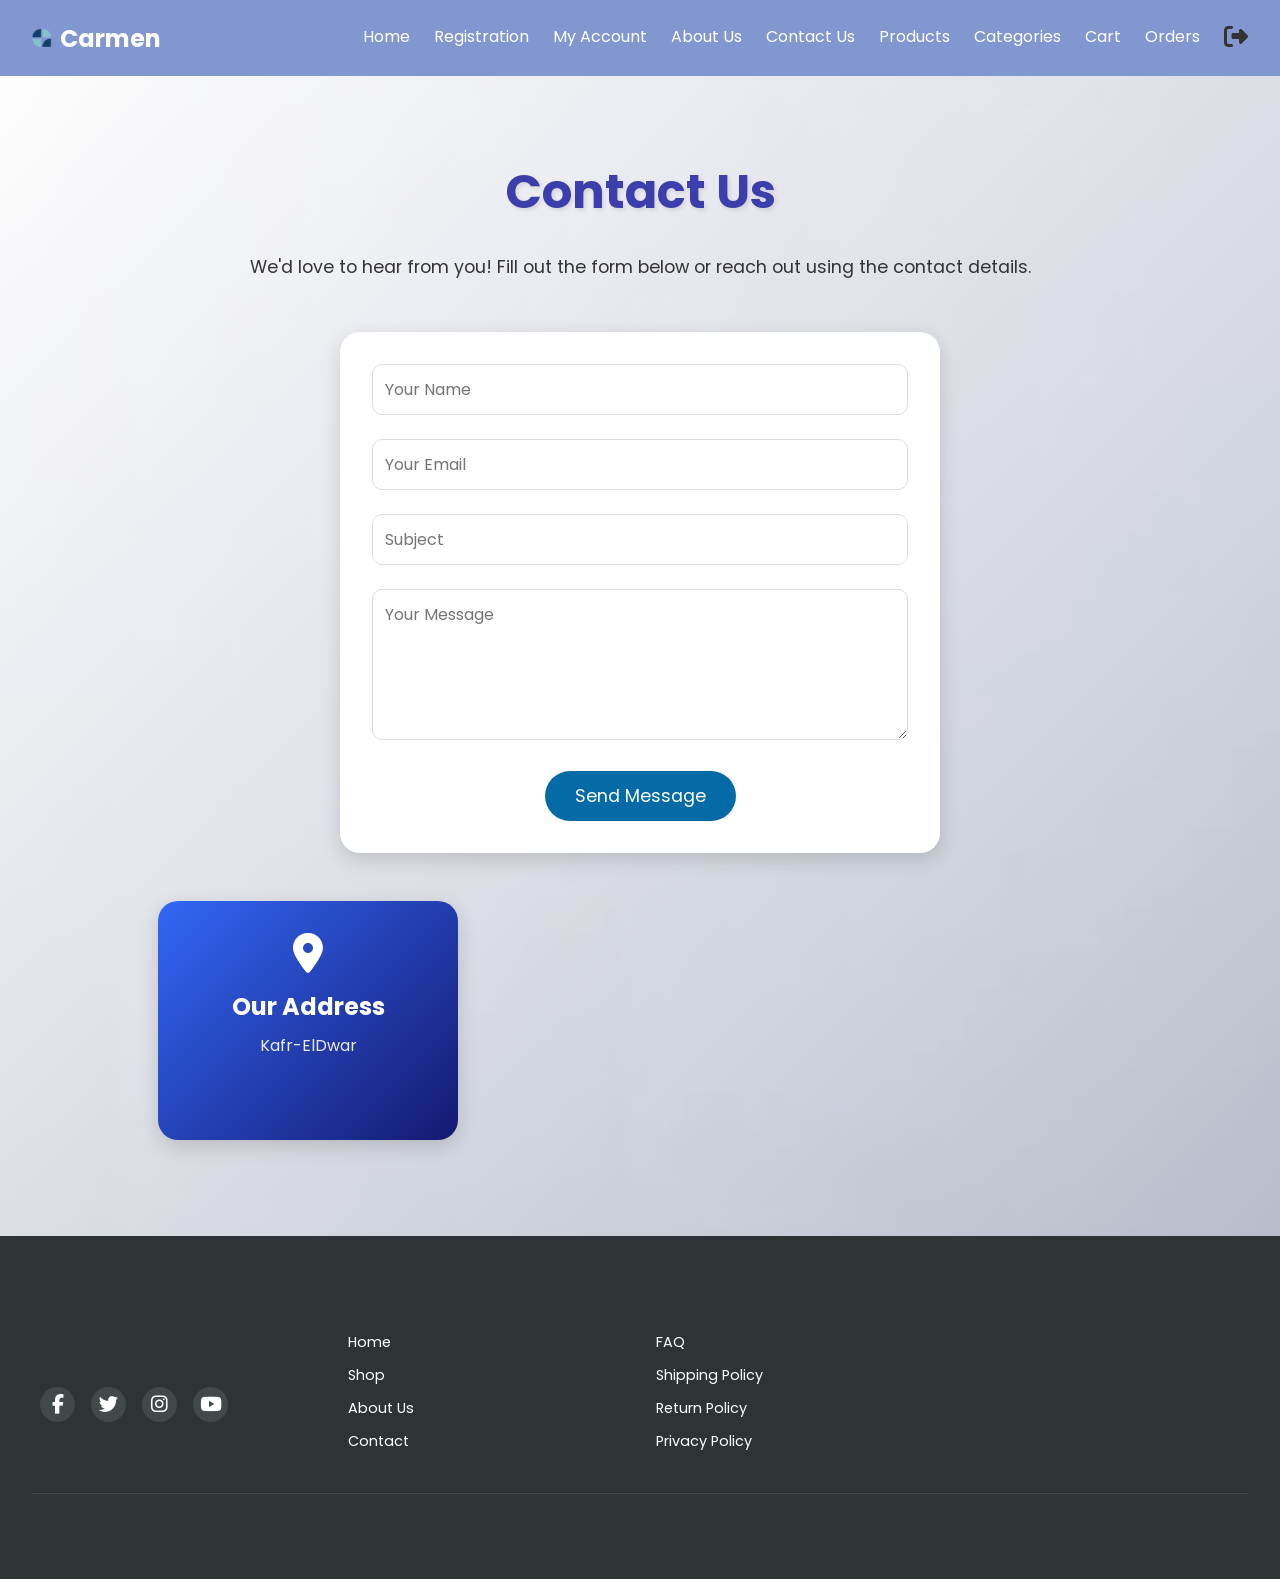
<file: contact.html>
<!DOCTYPE html>
<html lang="en">
<head>
    <meta charset="UTF-8">
    <meta name="viewport" content="width=device-width, initial-scale=1.0">
    <title>Contact Us</title>
    <link rel="stylesheet" href="https://cdnjs.cloudflare.com/ajax/libs/font-awesome/6.5.0/css/all.min.css"/>
    <link href='./Style/contact.css' rel='stylesheet'>
</head>
<body>
    <nav class="navbar">
        <div class="logo">
            <a href="home.html"><img class="minlogo" src="./pic/min logo.png" alt="Logo">Carmen</a>
        </div>
        <button class="hamburger" aria-label="Toggle menu">
            <span></span>
            <span></span>
            <span></span>
        </button>
        <ul class="nav-links">
            <li><a href="home.html">Home</a></li>
            <li><a href="registration.html">Registration</a></li>
            <li><a href="./my account.html">My Account</a></li>
            <li><a href="about.html">About Us</a></li>
            <li><a href="contact.html">Contact Us</a></li>
            <li><a href="products.html">Products</a></li>
            <li><a href="categories.html">Categories</a></li>
            <li><a href="cart.html">Cart</a></li>
            <li><a href="orders.html">Orders</a></li>
            <li>
                <a href="./index.html" onclick="logout()">
                    <i class="fas fa-sign-out-alt logout-icon" title="Log Out"></i>
                </a>
            </li>
        </ul>
    </nav>

    <section class="contact-section">
        <h1>Contact Us</h1>
        <p>We'd love to hear from you! Fill out the form below or reach out using the contact details.</p>

        <!-- Contact Form -->
        <div class="contact-form">
            <div class="form-group">
                <input type="text" id="name" placeholder="Your Name" required>
            </div>
            <div class="form-group">
                <input type="email" id="email" placeholder="Your Email" required>
            </div>
            <div class="form-group">
                <input type="text" id="subject" placeholder="Subject" required>
            </div>
            <div class="form-group">
                <textarea id="message" placeholder="Your Message" rows="5" required></textarea>
            </div>
            <button class="submit-btn" onclick="submitForm()">Send Message</button>
        </div>

        <!-- Contact Info -->
        <div class="contact-info">
            <div class="info-card">
                <i class="fas fa-map-marker-alt"></i>
                <h3>Our Address</h3>
                <p>Kafr-ElDwar</p>
            </div>
            <div class="info-card">
                <i class="fas fa-phone"></i>
                <h3>Phone Number</h3>
                <p>01211306935</p>
            </div>
            <div class="info-card">
                <i class="fas fa-envelope"></i>
                <h3>Email Us</h3>
                <p>saadsomaa156@gmail.com</p>
            </div>
        </div>
    </section>

    <footer class="footer">
        <div class="footer-container">
            <div class="footer-column">
                <h3>Carmen</h3>
                <p>Your one-stop shop for men's and children's clothing.</p>
                <div class="social-icons">
                    <a href="#"><i class="fab fa-facebook-f"></i></a>
                    <a href="#"><i class="fab fa-twitter"></i></a>
                    <a href="#"><i class="fab fa-instagram"></i></a>
                    <a href="#"><i class="fab fa-youtube"></i></a>
                </div>
            </div>
            <div class="footer-column">
                <h3>Quick Links</h3>
                <ul>
                    <li><a href="./home.html">Home</a></li>
                    <li><a href="products.html">Shop</a></li>
                    <li><a href="about.html">About Us</a></li>
                    <li><a href="contact.html">Contact</a></li>
                </ul>
            </div>
            <div class="footer-column">
                <h3>Customer Service</h3>
                <ul>
                    <li><a href="#">FAQ</a></li>
                    <li><a href="#">Shipping Policy</a></li>
                    <li><a href="#">Return Policy</a></li>
                    <li><a href="#">Privacy Policy</a></li>
                </ul>
            </div>
            <div class="footer-column">
                <h3>Contact Info</h3>
                <p><i class="fas fa-map-marker-alt"></i> Kafr-ElDwar</p>
                <p><i class="fas fa-phone"></i>01211306935</p>
                <p><i class="fas fa-envelope"></i>carmen@gmail.com</p>
            </div>
        </div>
        <div class="footer-bottom">
            <p>© 2025 Carmen</p>
        </div>
    </footer>

    <script>
        // Toggle sidebar on hamburger click
        document.querySelector('.hamburger').addEventListener('click', function() {
            document.querySelector('.nav-links').classList.toggle('active');
            this.classList.toggle('active');
        });

        // Close sidebar when clicking a nav link
        document.querySelectorAll('.nav-links a').forEach(link => {
            link.addEventListener('click', () => {
                document.querySelector('.nav-links').classList.remove('active');
                document.querySelector('.hamburger').classList.remove('active');
            });
        });

        // Fade-in animation on scroll using Intersection Observer
        const observerOptions = {
            root: null,
            rootMargin: '0px',
            threshold: 0.1
        };

        const observer = new IntersectionObserver((entries, observer) => {
            entries.forEach((entry, index) => {
                if (entry.isIntersecting) {
                    setTimeout(() => {
                        entry.target.classList.add('fade-in');
                    }, index * 200);
                    observer.unobserve(entry.target);
                }
            });
        }, observerOptions);

        const elementsToAnimate = document.querySelectorAll('h1, h2, h3, p, .form-group, .info-card');
        elementsToAnimate.forEach(element => {
            observer.observe(element);
        });

        // Form submission simulation
        function submitForm() {
            const name = document.getElementById('name').value;
            const email = document.getElementById('email').value;
            const subject = document.getElementById('subject').value;
            const message = document.getElementById('message').value;

            if (name && email && subject && message) {
                alert('Thank you for your message, ' + name + '! We will get back to you soon.');
                document.getElementById('name').value = '';
                document.getElementById('email').value = '';
                document.getElementById('subject').value = '';
                document.getElementById('message').value = '';
            } else {
                alert('Please fill out all fields before submitting.');
            }
        }

        // Logout function
        function logout() {
            if (confirm("Are you sure you want to logout?")) {
                localStorage.removeItem('currentUser');
                alert("You have been logged out successfully.");
                window.location.href = "index.html";
            }
        }
    </script>
</body>
</html>
</file>
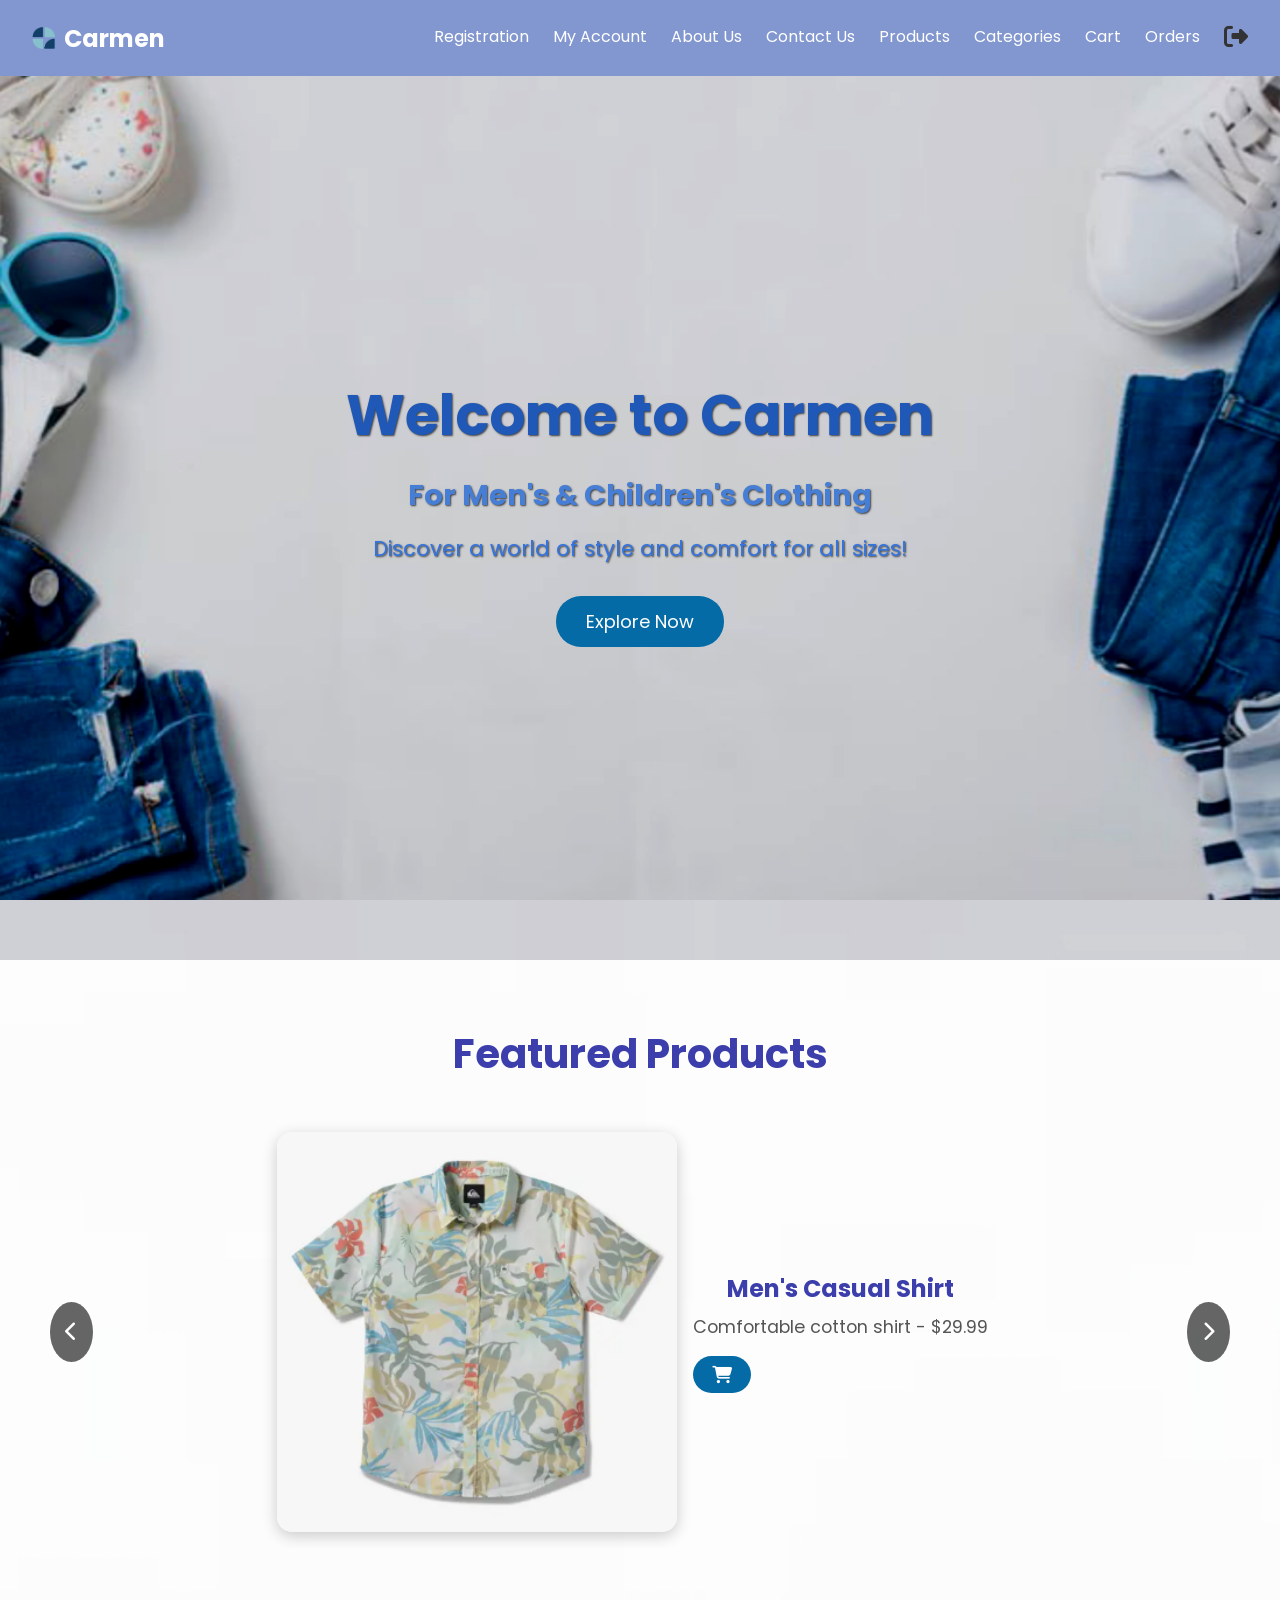
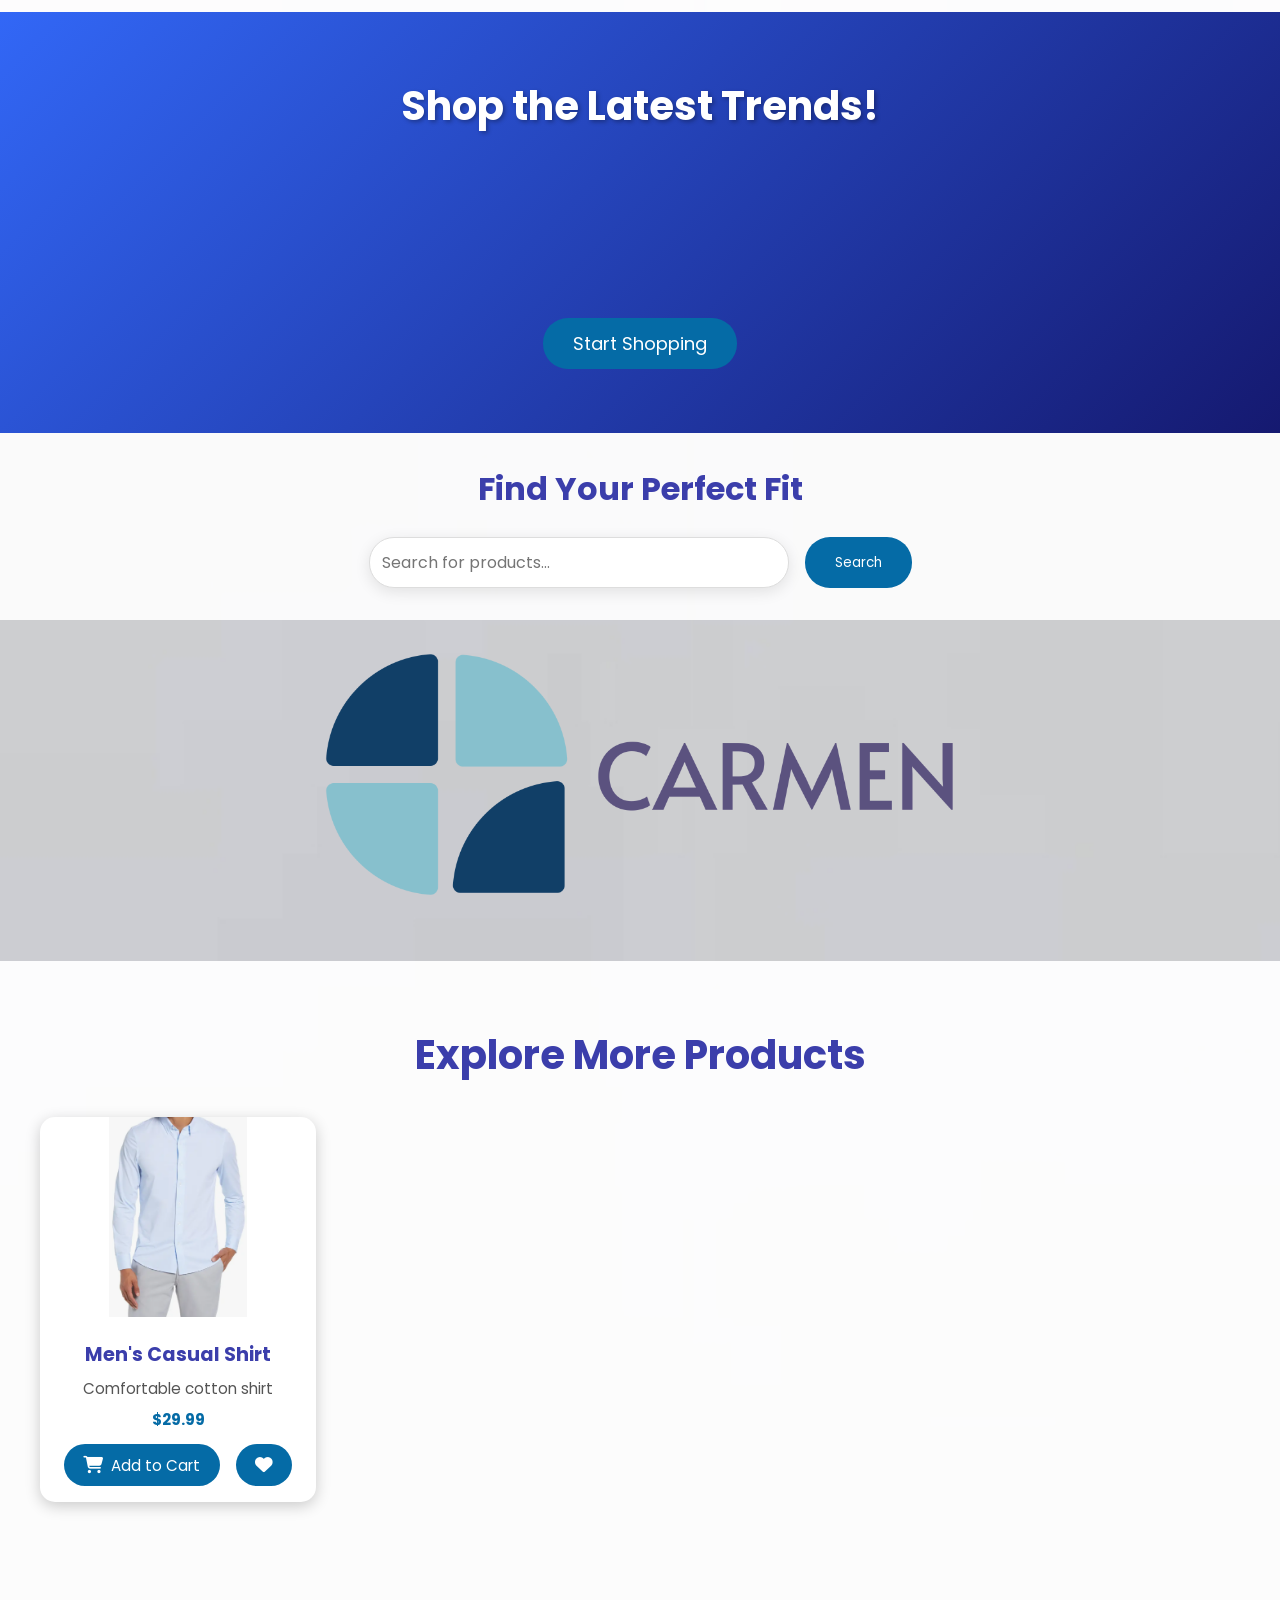
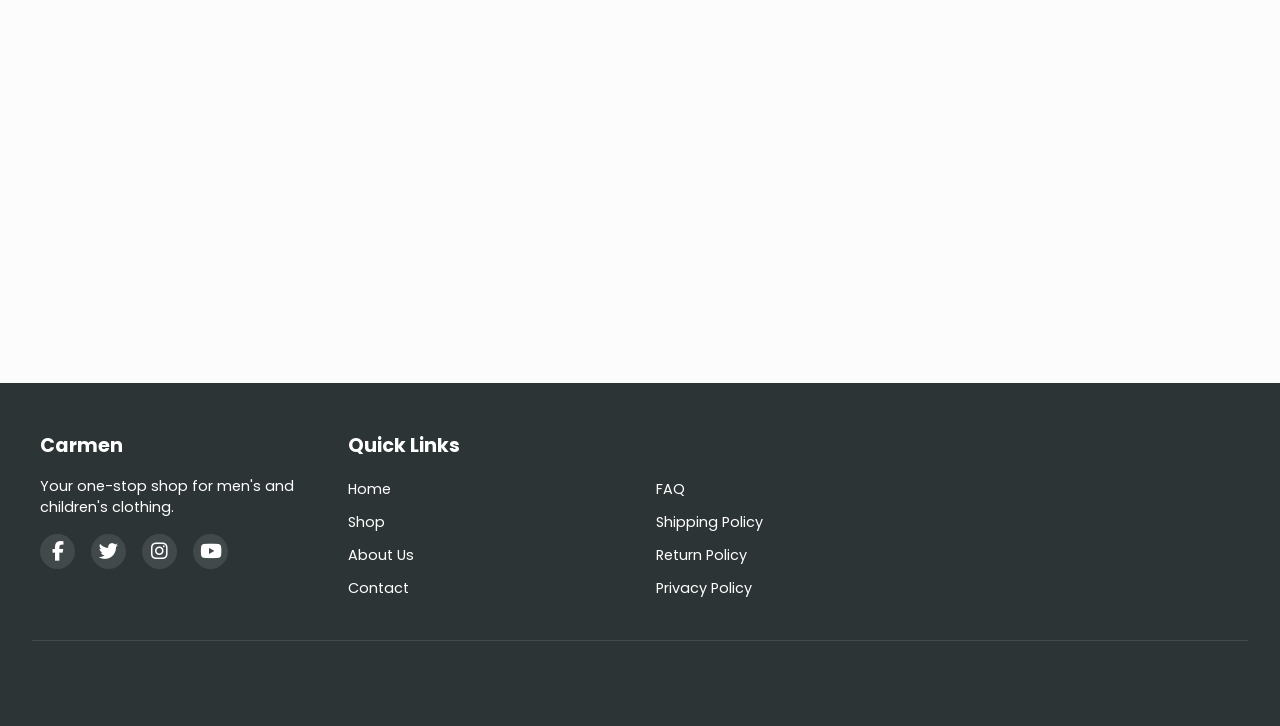
<file: home.html>
<!DOCTYPE html>
<html lang="en">
<head>
    <meta charset="UTF-8">
    <meta name="viewport" content="width=device-width, initial-scale=1.0">
    <title>Home</title>
    <link rel="stylesheet" href="https://cdnjs.cloudflare.com/ajax/libs/font-awesome/6.5.0/css/all.min.css"/>
    <link href='./Style/home.css' rel='stylesheet'>
</head>
<body>
    <nav class="navbar">
        <div class="logo">
            <a href="home.html"><img class="minlogo" src="./pic/min logo.png" alt="Logo">Carmen</a>
        </div>
        <button class="hamburger" aria-label="Toggle menu">
            <span></span>
            <span></span>
            <span></span>
        </button>
        <ul class="nav-links">
            <li><a href="registration.html">Registration</a></li>
            <li><a href="./my account.html">My Account</a></li>
            <li><a href="about.html">About Us</a></li>
            <li><a href="contact.html">Contact Us</a></li>
            <li><a href="products.html">Products</a></li>
            <li><a href="categories.html">Categories</a></li>
            <li><a href="cart.html">Cart</a></li>
            <li><a href="orders.html">Orders</a></li>
            <li>
                <a href="./index.html" onclick="logout()">
                    <i class="fas fa-sign-out-alt logout-icon" title="Log Out"></i>
                </a>
            </li>
        </ul>
    </nav>

    <!-- Hero Section with Parallax Effect -->
    <div class="hero-image" data-parallax="scroll">
        <div class="hero-text">
            <h1>Welcome to Carmen</h1>
            <h3>For Men's & Children's Clothing</h3>
            <p>Discover a world of style and comfort for all sizes!</p>
            <button class="explore-btn" onclick="window.location.href='products.html'">Explore Now</button>
        </div>
    </div>

    <!-- Dynamic Product Slider -->
    <section class="slider-section">
        <h2>Featured Products</h2>
        <div class="slider-container">
            <div class="slider" id="productSlider">
                <div class="slide">
                    <img src="./pic/casual2.png" alt="Men's Casual Shirt">
                    <div class="slide-content">
                        <h3>Men's Casual Shirt</h3>
                        <p>Comfortable cotton shirt - $29.99</p>
                        <button class="cart-btn" onclick="addToCart('Men\'s Casual Shirt', 'Comfortable cotton shirt', 29.99, './pic/casual2.png')"><i class="fas fa-cart-shopping"></i> </button>
                    </div>
                </div>
                <div class="slide">
                    <img src="./pic/ch jacket 2.png" alt="Children's Jacket">
                    <div class="slide-content">
                        <h3>Children's Jacket</h3>
                        <p>Warm winter jacket - $39.99</p>
                        <button class="cart-btn" onclick="addToCart('Children\'s Jacket', 'Warm winter jacket', 39.99, './pic/ch jacket 2.png')"><i class="fas fa-cart-shopping"></i> </button>
                    </div>
                </div>
                <div class="slide">
                    <img src="./pic/men j.png" alt="Men's Jeans">
                    <div class="slide-content">
                        <h3>Men's Jeans</h3>
                        <p>Slim-fit denim jeans - $49.99</p>
                        <button class="cart-btn" onclick="addToCart('Men\'s Jeans', 'Slim-fit denim jeans', 49.99, './pic/men j.png')"><i class="fas fa-cart-shopping"></i> </button>
                    </div>
                </div>
            </div>
            <button class="slider-btn prev" onclick="moveSlide(-1)"><i class="fas fa-chevron-left"></i></button>
            <button class="slider-btn next" onclick="moveSlide(1)"><i class="fas fa-chevron-right"></i></button>
        </div>
    </section>

    <!-- Interactive Call-to-Action Section -->
    <section class="cta-section">
        <h2>Shop the Latest Trends!</h2>
        <div class="cta-icons">
            <div class="cta-icon">
                <i class="fas fa-tshirt"></i>
                <p>Stylish Designs</p>
            </div>
            <div class="cta-icon">
                <i class="fas fa-child"></i>
                <p>All Sizes</p>
            </div>
            <div class="cta-icon">
                <i class="fas fa-truck"></i>
                <p>Fast Delivery</p>
            </div>
        </div>
        <button class="start-shopping-btn" onclick="window.location.href='products.html'">Start Shopping</button>
    </section>

    <!-- Search Section -->
    <div class="search-container" id="search-section">
        <h2>Find Your Perfect Fit</h2>
        <div class="search-wrapper">
            <input type="text" class="search-box" placeholder="Search for products..." id="searchInput">
            <button class="search-btn" id="searchBtn">Search</button>
            <div id="searchSuggestions" class="search-suggestions">
                <!-- Suggestions will be displayed here -->
            </div>
        </div>
    </div>

    <div id="searchResults" class="search-results">
        <!-- Search results will be displayed here -->
    </div>

    <div>
        <img class="homelogo" src="./pic/logo.png" alt="Carmen Logo">
    </div>

    <!-- Products Section -->
    <section class="products-section">
        <h2>Explore More Products</h2>
        <div class="products-grid" id="featuredProducts">
            <div class="product-card" id="product-0">
                <img src="./pic/casual1.png" alt="Men's Casual Shirt">
                <div class="product-card-content">
                    <h3>Men's Casual Shirt</h3>
                    <p>Comfortable cotton shirt</p>
                    <p class="price">$29.99</p>
                    <div class="product-actions">
                        <button class="cart-btn" onclick="addToCart('Men\'s Casual Shirt', 'Comfortable cotton shirt', 29.99, './pic/casual1.png')"><i class="fas fa-cart-shopping"></i> Add to Cart</button>
                        <button class="fav-btn" onclick="addToFavorites('Men\'s Casual Shirt', 'Comfortable cotton shirt', 29.99, './pic/casual1.png')"><i class="fas fa-heart"></i></button>
                    </div>
                </div>
            </div>
            <div class="product-card" id="product-1">
                <img src="./pic/ch jacket 1.png" alt="Children's Jacket">
                <div class="product-card-content">
                    <h3>Children's Jacket</h3>
                    <p>Warm winter jacket</p>
                    <p class="price">$39.99</p>
                    <div class="product-actions">
                        <button class="cart-btn" onclick="addToCart('Children\'s Jacket', 'Warm winter jacket', 39.99, './pic/ch jacket 1.png')"><i class="fas fa-cart-shopping"></i> Add to Cart</button>
                        <button class="fav-btn" onclick="addToFavorites('Children\'s Jacket', 'Warm winter jacket', 39.99, './pic/ch jacket 1.png')"><i class="fas fa-heart"></i></button>
                    </div>
                </div>
            </div>
            <div class="product-card" id="product-2">
                <img src="./pic/men j.png" alt="Men's Jeans">
                <div class="product-card-content">
                    <h3>Men's Jeans</h3>
                    <p>Slim-fit denim jeans</p>
                    <p class="price">$49.99</p>
                    <div class="product-actions">
                        <button class="cart-btn" onclick="addToCart('Men\'s Jeans', 'Slim-fit denim jeans', 49.99, './pic/men j.png')"><i class="fas fa-cart-shopping"></i> Add to Cart</button>
                        <button class="fav-btn" onclick="addToFavorites('Men\'s Jeans', 'Slim-fit denim jeans', 49.99, './pic/men j.png')"><i class="fas fa-heart"></i> </button>
                    </div>
                </div>
            </div>
            <div class="product-card" id="product-3">
                <img src="./pic/polo 1.png" alt="Men's Polo Shirts">
                <div class="product-card-content">
                    <h3>Men's Polo Shirts</h3>
                    <p>Slim-fit denim jeans</p>
                    <p class="price">$49.99</p>
                    <div class="product-actions">
                        <button class="cart-btn" onclick="addToCart('Men\'s Polo Shirts', 'Slim-fit denim jeans', 49.99, './pic/polo 1.png')"><i class="fas fa-cart-shopping"></i> Add to Cart</button>
                        <button class="fav-btn" onclick="addToFavorites('Men\'s Polo Shirts', 'Slim-fit denim jeans', 49.99, './pic/polo 1.png')"><i class="fas fa-heart"></i> </button>
                    </div>
                </div>
            </div>
            <div class="product-card" id="product-4">
                <img src="./pic/polo 2.png" alt="Men's Polo Shirts">
                <div class="product-card-content">
                    <h3>Men's Polo Shirts</h3>
                    <p>Slim-fit denim jeans</p>
                    <p class="price">$49.99</p>
                    <div class="product-actions">
                        <button class="cart-btn" onclick="addToCart('Men\'s Polo Shirts', 'Slim-fit denim jeans', 49.99, './pic/polo 2.png')"><i class="fas fa-cart-shopping"></i> Add to Cart</button>
                        <button class="fav-btn" onclick="addToFavorites('Men\'s Polo Shirts', 'Slim-fit denim jeans', 49.99, './pic/polo 2.png')"><i class="fas fa-heart"></i> </button>
                    </div>
                </div>
            </div>
            <div class="product-card" id="product-5">
                <img src="./pic/polo 3.png" alt="Men's Polo Shirts">
                <div class="product-card-content">
                    <h3>Men's Polo Shirts</h3>
                    <p>Slim-fit denim jeans</p>
                    <p class="price">$49.99</p>
                    <div class="product-actions">
                        <button class="cart-btn" onclick="addToCart('Men\'s Polo Shirts', 'Slim-fit denim jeans', 49.99, './pic/polo 3.png')"><i class="fas fa-cart-shopping"></i> Add to Cart</button>
                        <button class="fav-btn" onclick="addToFavorites('Men\'s Polo Shirts', 'Slim-fit denim jeans', 49.99, './pic/polo 3.png')"><i class="fas fa-heart"></i> </button>
                    </div>
                </div>
            </div>
            <div class="product-card" id="product-6">
                <img src="./pic/ho 5.png" alt="Men's Sweatshirts">
                <div class="product-card-content">
                    <h3>Men's Sweatshirts</h3>
                    <p>Slim-fit denim jeans</p>
                    <p class="price">$49.99</p>
                    <div class="product-actions">
                        <button class="cart-btn" onclick="addToCart('Men\'s Sweatshirts', 'Slim-fit denim jeans', 49.99, './pic/ho 5.png')"><i class="fas fa-cart-shopping"></i> Add to Cart</button>
                        <button class="fav-btn" onclick="addToFavorites('Men\'s Sweatshirts', 'Slim-fit denim jeans', 49.99, './pic/ho 5.png')"><i class="fas fa-heart"></i> </button>
                    </div>
                </div>
            </div>
            <div class="product-card" id="product-7">
                <img src="./pic/ho 1.png" alt="Men's Hoodies">
                <div class="product-card-content">
                    <h3>Men's Hoodies</h3>
                    <p>Slim-fit denim jeans</p>
                    <p class="price">$49.99</p>
                    <div class="product-actions">
                        <button class="cart-btn" onclick="addToCart('Men\'s Hoodies', 'Slim-fit denim jeans', 49.99, './pic/ho 1.png')"><i class="fas fa-cart-shopping"></i> Add to Cart</button>
                        <button class="fav-btn" onclick="addToFavorites('Men\'s Hoodies', 'Slim-fit denim jeans', 49.99, './pic/ho 1.png')"><i class="fas fa-heart"></i></button>
                    </div>
                </div>
            </div>
        </div>
    </section>

    <!-- Footer Section -->
    <footer class="footer">
        <div class="footer-container">
            <div class="footer-column">
                <h3>Carmen</h3>
                <p>Your one-stop shop for men's and children's clothing.</p>
                <div class="social-icons">
                    <a href="#"><i class="fab fa-facebook-f"></i></a>
                    <a href="#"><i class="fab fa-twitter"></i></a>
                    <a href="#"><i class="fab fa-instagram"></i></a>
                    <a href="#"><i class="fab fa-youtube"></i></a>
                </div>
            </div>
            <div class="footer-column">
                <h3>Quick Links</h3>
                <ul>
                    <li><a href="./home.html">Home</a></li>
                    <li><a href="products.html">Shop</a></li>
                    <li><a href="about.html">About Us</a></li>
                    <li><a href="contact.html">Contact</a></li>
                </ul>
            </div>
            <div class="footer-column">
                <h3>Customer Service</h3>
                <ul>
                    <li><a href="#">FAQ</a></li>
                    <li><a href="#">Shipping Policy</a></li>
                    <li><a href="#">Return Policy</a></li>
                    <li><a href="#">Privacy Policy</a></li>
                </ul>
            </div>
            <div class="footer-column">
                <h3>Contact Info</h3>
                <p><i class="fas fa-map-marker-alt"></i> Kafr-ElDwar</p>
                <p><i class="fas fa-phone"></i>01211306935</p>
                <p><i class="fas fa-envelope"></i>carmen@gmail.com</p>
            </div>
        </div>
        <div class="footer-bottom">
            <p>© 2025 Carmen</p>
        </div>
    </footer>

    <script>
        // Toggle sidebar on hamburger click
        document.querySelector('.hamburger').addEventListener('click', function() {
            document.querySelector('.nav-links').classList.toggle('active');
            this.classList.toggle('active');
        });

        // Close sidebar when clicking a nav link
        document.querySelectorAll('.nav-links a').forEach(link => {
            link.addEventListener('click', () => {
                document.querySelector('.nav-links').classList.remove('active');
                document.querySelector('.hamburger').classList.remove('active');
            });
        });

        // Existing JavaScript (unchanged)
        const observerOptions = {
            root: null,
            rootMargin: '0px',
            threshold: 0.1
        };

        const observer = new IntersectionObserver((entries, observer) => {
            entries.forEach((entry, index) => {
                if (entry.isIntersecting) {
                    setTimeout(() => {
                        entry.target.classList.add('fade-in');
                    }, index * 200);
                    observer.unobserve(entry.target);
                }
            });
        }, observerOptions);

        const elementsToAnimate = document.querySelectorAll('h1, h2, h3, p, .product-card, .slide, .cta-icon');
        elementsToAnimate.forEach(element => {
            observer.observe(element);
        });

        window.addEventListener('scroll', () => {
            const parallax = document.querySelector('.hero-image[data-parallax="scroll"]');
            let scrollPosition = window.pageYOffset;
            parallax.style.backgroundPositionY = scrollPosition * 0.5 + 'px';
        });

        let slideIndex = 0;
        const slides = document.getElementsByClassName('slide');
        const totalSlides = slides.length;

        function moveSlide(direction) {
            slideIndex += direction;
            if (slideIndex >= totalSlides) slideIndex = 0;
            if (slideIndex < 0) slideIndex = totalSlides - 1;
            updateSlider();
        }

        function updateSlider() {
            const slider = document.getElementById('productSlider');
            slider.style.transform = `translateX(-${slideIndex * 100}%)`;
        }

        setInterval(() => moveSlide(1), 5000);

        function addToCart(name, description, price, image) {
            const currentUser = JSON.parse(localStorage.getItem('currentUser'));
            if (!currentUser) {
                alert("Please log in to add items to your cart!");
                window.location.href = "registration.html";
                return;
            }

            const cart = JSON.parse(localStorage.getItem('cart')) || [];
            const product = { name, description, price, image, email: currentUser.email };
            
            if (cart.some(item => item.name === name && item.email === currentUser.email)) {
                alert("This product is already in your cart!");
                return;
            }

            cart.push(product);
            localStorage.setItem('cart', JSON.stringify(cart));
            alert(`${name} has been added to your cart!`);
        }

        function addToFavorites(name, description, price, image) {
            const currentUser = JSON.parse(localStorage.getItem('currentUser'));
            if (!currentUser) {
                alert("Please log in to add items to your favorites!");
                window.location.href = "registration.html";
                return;
            }

            const favorites = JSON.parse(localStorage.getItem('favorites')) || [];
            const product = { name, description, price, image, email: currentUser.email };
            
            if (favorites.some(item => item.name === name && item.email === currentUser.email)) {
                alert("This product is already in your favorites!");
                return;
            }

            favorites.push(product);
            localStorage.setItem('favorites', JSON.stringify(favorites));
            alert(`${name} has been added to your favorites!`);
            // Optional: Redirect to favorites page to see the update
            // window.location.href = "favorites.html";
        }

        const searchInput = document.getElementById('searchInput');
        const searchSuggestions = document.getElementById('searchSuggestions');
        const searchBtn = document.getElementById('searchBtn');

        const allProducts = [
            { name: "Men's Casual Shirt", description: "Comfortable cotton shirt", price: 29.99, image: "./pic/casual1.png", category: "Men's Clothing", id: "product-0" },
            { name: "Men's Formal Shirt", description: "Elegant formal shirt", price: 39.99, image: "./pic/casual1.png", category: "Men's Clothing", id: "product-formal-shirt" },
            { name: "Men's Polo Shirt", description: "Casual polo shirt", price: 24.99, image: "./pic/polo 1.png", category: "Men's Clothing", id: "product-polo-shirt" },
            { name: "Men's Jacket", description: "Stylish winter jacket", price: 59.99, image: "./pic/ch jacket 1.png", category: "Men's Clothing", id: "product-jacket" },
            { name: "Men's Jeans", description: "Slim-fit denim jeans", price: 49.99, image: "./pic/men j.png", category: "Men's Clothing", id: "product-2" },
            { name: "Men's Jeans", description: "Slim-fit denim jeans", price: 49.99, image: "./pic/men j.png", category: "Men's Clothing", id: "product-3" },
            { name: "Men's Jeans", description: "Slim-fit denim jeans", price: 49.99, image: "./pic/men j.png", category: "Men's Clothing", id: "product-4" },
            { name: "Men's Jeans", description: "Slim-fit denim jeans", price: 49.99, image: "./pic/men j.png", category: "Men's Clothing", id: "product-5" },
            { name: "Men's Jeans", description: "Slim-fit denim jeans", price: 49.99, image: "./pic/men j.png", category: "Men's Clothing", id: "product-6" },
            { name: "Men's Jeans", description: "Slim-fit denim jeans", price: 49.99, image: "./pic/men j.png", category: "Men's Clothing", id: "product-7" },
            { name: "Men's Shorts", description: "Comfortable casual shorts", price: 19.99, image: "./pic/casual1.png", category: "Men's Clothing", id: "product-shorts" },
            { name: "Men's Hoodie", description: "Warm and cozy hoodie", price: 44.99, image: "./pic/ho 1.png", category: "Men's Clothing", id: "product-hoodie" },
            { name: "Children's Jacket", description: "Warm winter jacket", price: 39.99, image: "./pic/ch jacket 1.png", category: "Children's Clothing", id: "product-1" },
            { name: "Children's T-Shirt", description: "Soft cotton t-shirt", price: 14.99, image: "./pic/casual1.png", category: "Children's Clothing", id: "product-child-tshirt" },
            { name: "Children's Jeans", description: "Durable denim jeans", price: 24.99, image: "./pic/men j.png", category: "Children's Clothing", id: "product-child-jeans" },
            { name: "Children's Hoodie", description: "Cozy hoodie for kids", price: 29.99, image: "./pic/ho 1.png", category: "Children's Clothing", id: "product-child-hoodie" },
            { name: "Children's Shorts", description: "Lightweight shorts", price: 12.99, image: "./pic/casual1.png", category: "Children's Clothing", id: "product-child-shorts" }
        ];

        searchInput.addEventListener('input', function() {
            const searchTerm = searchInput.value.toLowerCase();
            searchSuggestions.innerHTML = '';

            if (searchTerm.trim() === '') {
                searchSuggestions.style.display = 'none';
                return;
            }

            const filteredProducts = allProducts.filter(product => 
                product.name.toLowerCase().includes(searchTerm) || 
                product.description.toLowerCase().includes(searchTerm)
            );

            if (filteredProducts.length === 0) {
                searchSuggestions.innerHTML = '<p class="no-results">No products found.</p>';
                searchSuggestions.style.display = 'block';
                return;
            }

            filteredProducts.forEach(product => {
                const suggestionItem = document.createElement('div');
                suggestionItem.classList.add('suggestion-item');
                suggestionItem.innerHTML = `
                    <img src="${product.image}" alt="${product.name}">
                    <div class="suggestion-content">
                        <h4>${product.name}</h4>
                        <p>${product.description}</p>
                        <p class="category"><strong>Category:</strong> ${product.category}</p>
                        <p class="price">$${product.price}</p>
                        <div class="suggestion-actions">
                            <button class="cart-btn" onclick="addToCart('${product.name}', '${product.description}', ${product.price}, '${product.image}')"><i class="fas fa-cart-shopping"></i> Add to Cart</button>
                            <button class="fav-btn" onclick="addToFavorites('${product.name}', '${product.description}', ${product.price}, '${product.image}')"><i class="fas fa-heart"></i> Fav</button>
                        </div>
                    </div>
                `;
                suggestionItem.addEventListener('click', (e) => {
                    if (e.target.tagName !== 'BUTTON' && !e.target.closest('button')) {
                        const targetProduct = document.getElementById(product.id);
                        if (targetProduct) {
                            targetProduct.scrollIntoView({ behavior: 'smooth', block: 'center' });
                            targetProduct.classList.add('highlight');
                        } else {
                            const searchResultProduct = document.querySelector(`[data-product-id="${product.id}"]`);
                            if (searchResultProduct) {
                                searchResultProduct.scrollIntoView({ behavior: 'smooth', block: 'center' });
                                searchResultProduct.classList.add('highlight');
                            }
                        }
                        searchSuggestions.style.display = 'none';
                        searchInput.value = '';
                    }
                });
                searchSuggestions.appendChild(suggestionItem);
            });

            searchSuggestions.style.display = 'block';
        });

        document.addEventListener('click', function(e) {
            if (!searchInput.contains(e.target) && !searchSuggestions.contains(e.target)) {
                searchSuggestions.style.display = 'none';
            }
        });

        searchBtn.addEventListener('click', function() {
            const searchTerm = searchInput.value.toLowerCase();
            const searchResults = document.getElementById('searchResults');
            searchResults.innerHTML = '';

            const filteredProducts = allProducts.filter(product => 
                product.name.toLowerCase().includes(searchTerm) || 
                product.description.toLowerCase().includes(searchTerm)
            );

            if (filteredProducts.length === 0) {
                searchResults.innerHTML = '<p>No products found.</p>';
                return;
            }

            filteredProducts.forEach(product => {
                const productCard = document.createElement('div');
                productCard.classList.add('product-card');
                productCard.setAttribute('data-product-id', product.id);
                productCard.innerHTML = `
                    <img src="${product.image}" alt="${product.name}">
                    <div class="product-card-content">
                        <h3>${product.name}</h3>
                        <p>${product.description}</p>
                        <p class="price">$${product.price}</p>
                        <div class="product-actions">
                            <button class="cart-btn" onclick="addToCart('${product.name}', '${product.description}', ${product.price}, '${product.image}')"><i class="fas fa-cart-shopping"></i> Add to Cart</button>
                            <button class="fav-btn" onclick="addToFavorites('${product.name}', '${product.description}', ${product.price}, '${product.image}')"><i class="fas fa-heart"></i> Fav</button>
                        </div>
                    </div>
                `;
                searchResults.appendChild(productCard);
            });

            searchSuggestions.style.display = 'none';
            searchInput.value = '';
        });

        function logout() {
            if (confirm("Are you sure you want to logout?")) {
                localStorage.removeItem('currentUser');
                alert("You have been logged out successfully.");
                window.location.href = "index.html";
            }
        }
    </script>
</body>
</html>
</file>
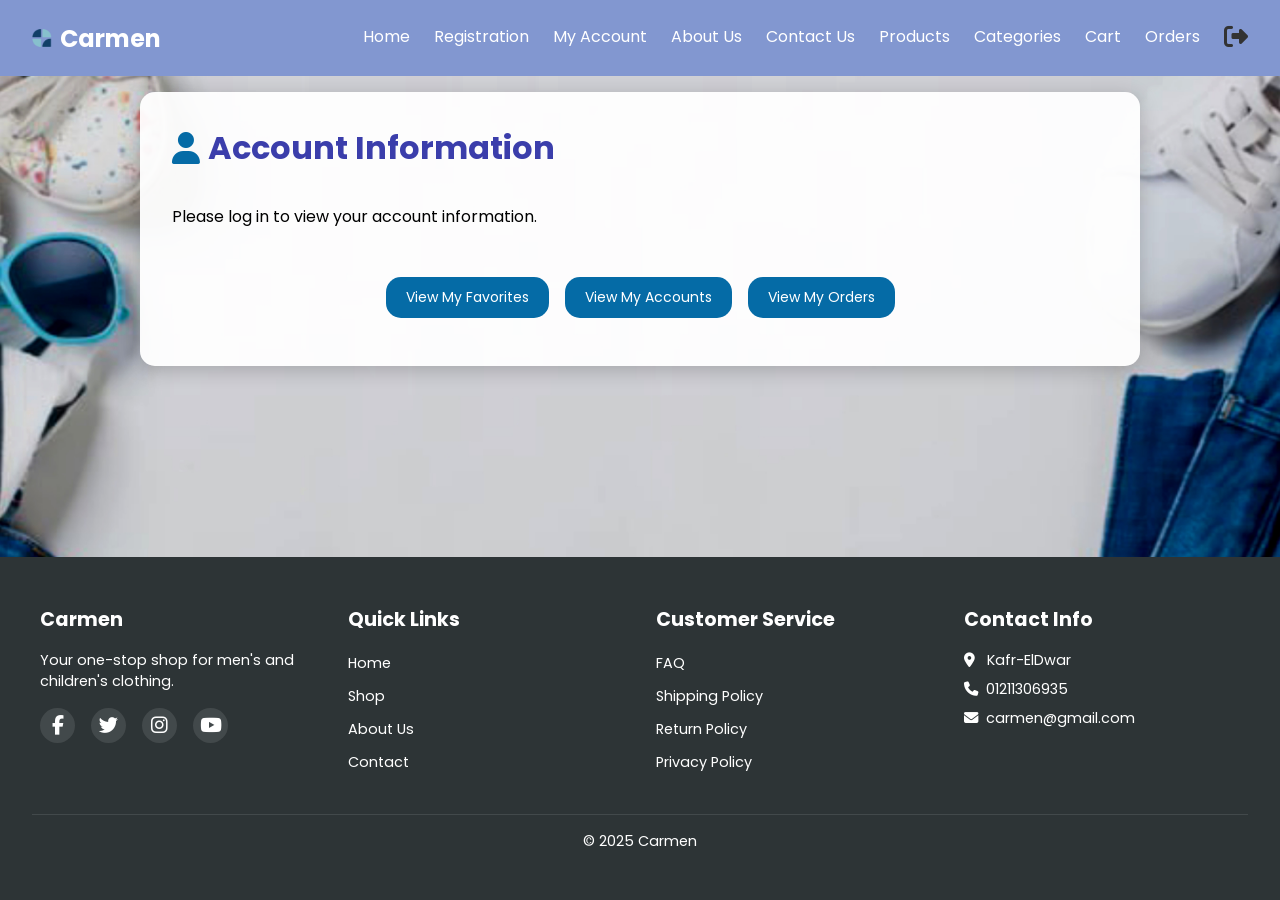
<file: my account.html>
<!DOCTYPE html>
<html lang="en">
<head>
    <meta charset="UTF-8">
    <meta name="viewport" content="width=device-width, initial-scale=1.0">
    <title>My Account</title>
    <link href='./Style/my account.css' rel='stylesheet'>
    <link href='https://fonts.googleapis.com/css?family=Roboto' rel='stylesheet'>
    <link rel="stylesheet" href="https://cdnjs.cloudflare.com/ajax/libs/font-awesome/6.5.0/css/all.min.css"/>
    <style>
        .logout-icon {
            color: #333;
            font-size: 1.5rem;
            transition: color 0.3s ease, transform 0.3s ease;
        }
        .logout-icon:hover {
            color: #ff4444;
            transform: rotate(360deg);
        }
    </style>
</head>
<body>
    <nav class="navbar">
        <div class="logo">
            <a href="home.html"><img class="minlogo" src="./pic/min logo.png" alt="Logo">Carmen</a>
        </div>
        <button class="hamburger" aria-label="Toggle menu">
            <span></span>
            <span></span>
            <span></span>
        </button>
        <ul class="nav-links">
            <li><a href="home.html">Home</a></li>
            <li><a href="registration.html">Registration</a></li>
            <li><a href="my account.html">My Account</a></li>
            <li><a href="about.html">About Us</a></li>
            <li><a href="contact.html">Contact Us</a></li>
            <li><a href="products.html">Products</a></li>
            <li><a href="categories.html">Categories</a></li>
            <li><a href="cart.html">Cart</a></li>
            <li><a href="orders.html">Orders</a></li>
            <li>
                <a href="./index.html" onclick="logout(event)">
                    <i class="fas fa-sign-out-alt logout-icon" title="Log Out"></i>
                </a>
            </li>
        </ul>
    </nav>

    <!-- Account Information Section -->
    <div class="accounts-section">
        <h1><i class="fas fa-user"></i> Account Information</h1>
        <div class="account-info" id="accountInfo">
            <!-- Account info will be dynamically added here -->
        </div>
        <div class="toggle-buttons">
            <button class="toggle-btn" onclick="toggleSection('favoritesSection', ['accountsSection', 'ordersSection'])">View My Favorites</button>
            <button class="toggle-btn" onclick="toggleSection('accountsSection', ['favoritesSection', 'ordersSection'])">View My Accounts</button>
            <button class="toggle-btn" onclick="toggleSection('ordersSection', ['favoritesSection', 'accountsSection'])">View My Orders</button>
        </div>
    </div>

    <!-- My Favorites Section -->
    <div class="accounts-section" id="favoritesSection" style="display: none;">
        <h1><i class="fas fa-heart"></i> My Favorites</h1>
        <div class="accounts-grid" id="favoritesGrid">
            <!-- Favorites will be dynamically added here -->
        </div>
    </div>

    <!-- Registered Accounts Section -->
    <div class="accounts-section" id="accountsSection" style="display: none;">
        <h1><i class="fas fa-users"></i> My Accounts</h1>
        <div class="accounts-grid" id="accountsGrid">
            <!-- Accounts will be dynamically added here -->
        </div>
    </div>

    <!-- My Orders Section -->
    <div class="accounts-section" id="ordersSection" style="display: none;">
        <h1><i class="fas fa-box"></i> My Orders</h1>
        <div class="accounts-grid" id="ordersGrid">
            <!-- Orders will be dynamically added here -->
        </div>
    </div>

    <!-- Footer Section -->
    <footer class="footer">
        <div class="footer-container">
            <div class="footer-column">
                <h3>Carmen</h3>
                <p>Your one-stop shop for men's and children's clothing.</p>
                <div class="social-icons">
                    <a href="#"><i class="fab fa-facebook-f"></i></a>
                    <a href="#"><i class="fab fa-twitter"></i></a>
                    <a href="#"><i class="fab fa-instagram"></i></a>
                    <a href="#"><i class="fab fa-youtube"></i></a>
                </div>
            </div>
            <div class="footer-column">
                <h3>Quick Links</h3>
                <ul>
                    <li><a href="./home.html">Home</a></li>
                    <li><a href="products.html">Shop</a></li>
                    <li><a href="about.html">About Us</a></li>
                    <li><a href="contact.html">Contact</a></li>
                </ul>
            </div>
            <div class="footer-column">
                <h3>Customer Service</h3>
                <ul>
                    <li><a href="#">FAQ</a></li>
                    <li><a href="#">Shipping Policy</a></li>
                    <li><a href="#">Return Policy</a></li>
                    <li><a href="#">Privacy Policy</a></li>
                </ul>
            </div>
            <div class="footer-column">
                <h3>Contact Info</h3>
                <p><i class="fas fa-map-marker-alt"></i> Kafr-ElDwar</p>
                <p><i class="fas fa-phone"></i>01211306935</p>
                <p><i class="fas fa-envelope"></i>carmen@gmail.com</p>
            </div>
        </div>
        <div class="footer-bottom">
            <p>© 2025 Carmen</p>
        </div>
    </footer>

    <script>
        // Toggle sidebar on hamburger click
        document.querySelector('.hamburger').addEventListener('click', function() {
            document.querySelector('.nav-links').classList.toggle('active');
            this.classList.toggle('active');
        });

        // Close sidebar when clicking a nav link
        document.querySelectorAll('.nav-links a').forEach(link => {
            link.addEventListener('click', () => {
                document.querySelector('.nav-links').classList.remove('active');
                document.querySelector('.hamburger').classList.remove('active');
            });
        });

        // Load data when the page loads
        document.addEventListener('DOMContentLoaded', function() {
            displayAccountInfo();
            displayFavorites();
            displayAccounts();
            displayOrders();
            setupFadeInAnimations();
        });

        // Fade-in animation on scroll using Intersection Observer
        function setupFadeInAnimations() {
            const observerOptions = {
                root: null,
                rootMargin: '0px',
                threshold: 0.1
            };

            const observer = new IntersectionObserver((entries, observer) => {
                entries.forEach((entry, index) => {
                    if (entry.isIntersecting) {
                        setTimeout(() => {
                            entry.target.classList.add('fade-in');
                        }, index * 200);
                        observer.unobserve(entry.target);
                    }
                });
            }, observerOptions);

            const elementsToAnimate = document.querySelectorAll('h1, .account-card, .order-card');
            elementsToAnimate.forEach(element => {
                observer.observe(element);
            });
        }

        // Function to display account information
        function displayAccountInfo() {
            const accountInfo = document.getElementById('accountInfo');
            accountInfo.innerHTML = '';

            const currentUser = JSON.parse(localStorage.getItem('currentUser'));

            if (!currentUser) {
                accountInfo.innerHTML = '<p>Please log in to view your account information.</p>';
                return;
            }

            const accounts = JSON.parse(localStorage.getItem('accounts')) || [];
            const userAccount = accounts.find(account => account.email === currentUser.email) || currentUser;

            const infoCard = document.createElement('div');
            infoCard.classList.add('account-card');
            infoCard.innerHTML = `
                <h3>${userAccount.firstName || 'Profile'}</h3>
                <p><strong>Account:</strong> ${userAccount.email}</p>
                <button class="logout-btn" onclick="logout(event)">Logout</button>
            `;
            accountInfo.appendChild(infoCard);
        }

        // Function to logout
        function logout(event) {
            event.preventDefault(); // Prevent default navigation
            if (confirm("Are you sure you want to logout?")) {
                localStorage.removeItem('currentUser');
                alert("You have been logged out successfully.");
                window.location.href = "index.html";
            }
            // If "Cancel" is clicked, the page remains as is
        }

        // Function to toggle sections (Favorites, Accounts, or Orders)
        function toggleSection(showSectionId, hideSectionIds) {
            const showSection = document.getElementById(showSectionId);
            showSection.style.display = 'block';

            // Hide the other sections
            if (Array.isArray(hideSectionIds)) {
                hideSectionIds.forEach(id => {
                    const section = document.getElementById(id);
                    if (section) section.style.display = 'none';
                });
            } else {
                const hideSection = document.getElementById(hideSectionIds);
                if (hideSection) hideSection.style.display = 'none';
            }
        }

        // Function to display favorites
        function displayFavorites() {
            const favoritesSection = document.getElementById('favoritesSection');
            const favoritesGrid = document.getElementById('favoritesGrid');
            favoritesGrid.innerHTML = '';

            const currentUser = JSON.parse(localStorage.getItem('currentUser'));
            if (!currentUser) {
                favoritesSection.style.display = 'none';
                return;
            }

            const favorites = JSON.parse(localStorage.getItem('favorites')) || [];
            const userFavorites = favorites.filter(fav => fav.email === currentUser.email);

            if (userFavorites.length === 0) {
                favoritesSection.style.display = 'none';
                return;
            }

            favoritesSection.style.display = 'block';

            userFavorites.forEach((product, index) => {
                const globalIndex = favorites.findIndex(fav => fav.email === currentUser.email && fav.name === product.name);
                const productCard = document.createElement('div');
                productCard.classList.add('account-card');
                productCard.dataset.index = globalIndex; // Store the index in the card
                productCard.innerHTML = `
                    <img src="${product.image}" alt="${product.name}">
                    <h3>${product.name}</h3>
                    <p>${product.description}</p>
                    <p class="price">$${product.price}</p>
                    <button class="delete-btn" onclick="deleteFavorite(this)"><i class="fas fa-trash"></i> Remove</button>
                `;
                favoritesGrid.appendChild(productCard);
            });
        }

        // Function to delete a favorite
        function deleteFavorite(button) {
            if (confirm("Are you sure you want to remove this item from your favorites?")) {
                const card = button.closest('.account-card');
                const index = card.dataset.index;
                let favorites = JSON.parse(localStorage.getItem('favorites')) || [];

                if (index >= 0 && index < favorites.length) {
                    const removedItem = favorites[index];
                    favorites.splice(index, 1);
                    localStorage.setItem('favorites', JSON.stringify(favorites));
                    card.remove();
                    alert(`${removedItem.name} has been removed from your favorites!`);

                    // Check if there are any favorites left
                    const currentUser = JSON.parse(localStorage.getItem('currentUser'));
                    const remainingFavorites = favorites.filter(fav => fav.email === currentUser.email);
                    if (remainingFavorites.length === 0) {
                        document.getElementById('favoritesSection').style.display = 'none';
                    } else {
                        // Update indices of remaining cards
                        const remainingCards = document.querySelectorAll('#favoritesGrid .account-card');
                        remainingCards.forEach((card, i) => {
                            const globalIndex = favorites.findIndex(fav => fav.email === currentUser.email && fav.name === card.querySelector('h3').textContent);
                            card.dataset.index = globalIndex;
                            card.querySelector('.delete-btn').setAttribute('onclick', `deleteFavorite(this)`);
                        });
                    }
                }
            }
        }

        // Function to display accounts
        function displayAccounts() {
            const accountsSection = document.getElementById('accountsSection');
            const accountsGrid = document.getElementById('accountsGrid');
            accountsGrid.innerHTML = '';

            const accounts = JSON.parse(localStorage.getItem('accounts')) || [];

            if (accounts.length === 0) {
                accountsSection.style.display = 'none';
                return;
            }

            accountsSection.style.display = 'block';

            accounts.forEach((account, index) => {
                const accountCard = document.createElement('div');
                accountCard.classList.add('account-card');
                accountCard.innerHTML = `
                    <h3>${account.firstName} ${account.lastName}</h3>
                    <p><strong>Email:</strong> ${account.email}</p>
                    <p><strong>Country:</strong> ${account.country}</p>
                    <p><strong>Address:</strong> ${account.address}</p>
                    <button class="delete-btn" onclick="deleteAccount(${index})"><i class="fas fa-trash"></i> Delete</button>
                `;
                accountsGrid.appendChild(accountCard);
            });
        }

        // Function to delete an account
        function deleteAccount(index) {
            if (confirm("Are you sure you want to delete this account?")) {
                const accounts = JSON.parse(localStorage.getItem('accounts'));
                const currentUser = JSON.parse(localStorage.getItem('currentUser'));

                if (accounts[index].email === currentUser.email) {
                    alert("You cannot delete the account you are currently logged in with.");
                    return;
                }

                accounts.splice(index, 1);
                localStorage.setItem('accounts', JSON.stringify(accounts));
                displayAccounts();
            }
        }

        // Function to display orders
        function displayOrders() {
            const ordersSection = document.getElementById('ordersSection');
            const ordersGrid = document.getElementById('ordersGrid');
            ordersGrid.innerHTML = '';

            const currentUser = JSON.parse(localStorage.getItem('currentUser'));
            if (!currentUser) {
                ordersSection.style.display = 'none';
                return;
            }

            const orders = JSON.parse(localStorage.getItem('orders')) || [];
            const userOrders = orders.filter(order => order.userEmail === currentUser.email);

            if (userOrders.length === 0) {
                ordersSection.style.display = 'none';
                return;
            }

            ordersSection.style.display = 'block';

            userOrders.forEach((order, index) => {
                const orderCard = document.createElement('div');
                orderCard.classList.add('account-card', 'order-card');

                // Format order date
                const orderDate = new Date(order.date).toLocaleString();

                // Build items list
                let itemsList = '<ul>';
                order.items.forEach(item => {
                    itemsList += `
                        <li>
                            ${item.name} - $${item.price} 
                            ${item.quantity ? `(Qty: ${item.quantity})` : ''}
                        </li>`;
                });
                itemsList += '</ul>';

                orderCard.innerHTML = `
                    <h3>Order #${index + 1}</h3>
                    <p><strong>Date:</strong> ${orderDate}</p>
                    <p><strong>Items:</strong> ${itemsList}</p>
                    <p><strong>Subtotal:</strong> $${order.subtotal.toFixed(2)}</p>
                    <p><strong>Tax:</strong> $${order.tax.toFixed(2)}</p>
                    <p><strong>Delivery Fee:</strong> $${order.deliveryFee.toFixed(2)}</p>
                    <p><strong>Total:</strong> $${order.total.toFixed(2)}</p>
                    <p><strong>Payment Method:</strong> ${order.paymentMethod === 'cash' ? 'Cash on Delivery' : 'Vodafone Cash / InstaPay'}</p>
                `;
                ordersGrid.appendChild(orderCard);
            });
        }
    </script>
</body>
</html>
</file>
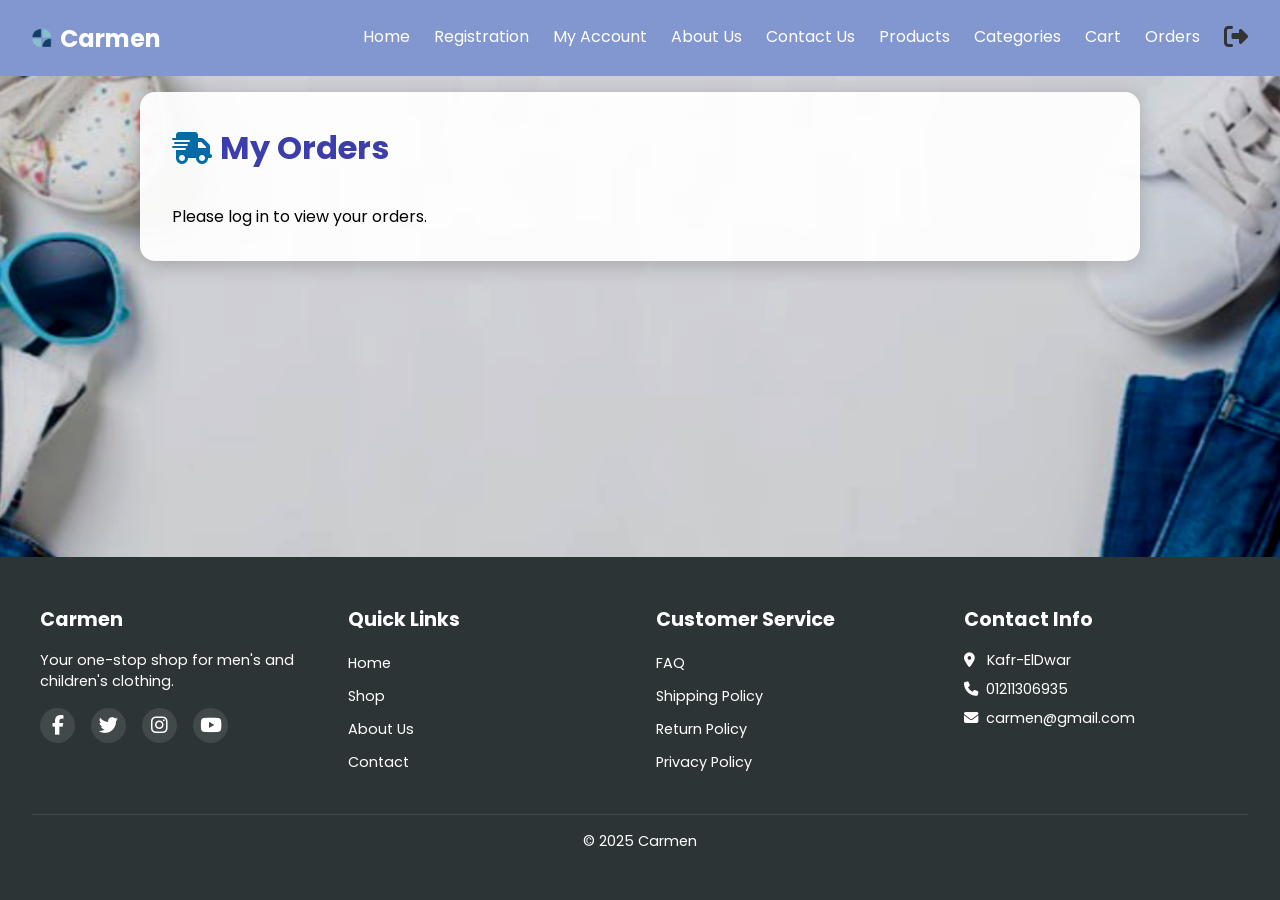
<file: orders.html>
<!DOCTYPE html>
<html lang="en">
<head>
    <meta charset="UTF-8">
    <meta name="viewport" content="width=device-width, initial-scale=1.0">
    <title>Orders</title>
    <link href='./Style/orders.css' rel='stylesheet'>
    <link href='https://fonts.googleapis.com/css?family=Roboto' rel='stylesheet'>
    <link rel="stylesheet" href="https://cdnjs.cloudflare.com/ajax/libs/font-awesome/6.5.0/css/all.min.css"/>
</head>
<body>
    <nav class="navbar">
        <div class="logo">
            <a href="home.html"><img class="minlogo" src="./pic/min logo.png" alt="Logo">Carmen</a>
        </div>
        <button class="hamburger" aria-label="Toggle menu">
            <span></span>
            <span></span>
            <span></span>
        </button>
        <ul class="nav-links">
            <li><a href="home.html">Home</a></li>
            <li><a href="registration.html">Registration</a></li>
            <li><a href="my account.html">My Account</a></li>
            <li><a href="about.html">About Us</a></li>
            <li><a href="contact.html">Contact Us</a></li>
            <li><a href="products.html">Products</a></li>
            <li><a href="categories.html">Categories</a></li>
            <li><a href="cart.html">Cart</a></li>
            <li><a href="orders.html">Orders</a></li>
            <li>
                <a href="./index.html" onclick="logout(event)">
                    <i class="fas fa-sign-out-alt logout-icon" title="Log Out"></i>
                </a>
            </li>
        </ul>
    </nav>

    <div class="orders-section">
        <h1><i class="fas fa-shipping-fast"></i> My Orders</h1>
        <div class="orders-grid" id="ordersGrid">
            <!-- Orders will be dynamically added here -->
        </div>
    </div>

    <!-- Footer Section -->
    <footer class="footer">
        <div class="footer-container">
            <div class="footer-column">
                <h3>Carmen</h3>
                <p>Your one-stop shop for men's and children's clothing.</p>
                <div class="social-icons">
                    <a href="#"><i class="fab fa-facebook-f"></i></a>
                    <a href="#"><i class="fab fa-twitter"></i></a>
                    <a href="#"><i class="fab fa-instagram"></i></a>
                    <a href="#"><i class="fab fa-youtube"></i></a>
                </div>
            </div>
            <div class="footer-column">
                <h3>Quick Links</h3>
                <ul>
                    <li><a href="./home.html">Home</a></li>
                    <li><a href="products.html">Shop</a></li>
                    <li><a href="about.html">About Us</a></li>
                    <li><a href="contact.html">Contact</a></li>
                </ul>
            </div>
            <div class="footer-column">
                <h3>Customer Service</h3>
                <ul>
                    <li><a href="#">FAQ</a></li>
                    <li><a href="#">Shipping Policy</a></li>
                    <li><a href="#">Return Policy</a></li>
                    <li><a href="#">Privacy Policy</a></li>
                </ul>
            </div>
            <div class="footer-column">
                <h3>Contact Info</h3>
                <p><i class="fas fa-map-marker-alt"></i> Kafr-ElDwar</p>
                <p><i class="fas fa-phone"></i>01211306935</p>
                <p><i class="fas fa-envelope"></i>carmen@gmail.com</p>
            </div>
        </div>
        <div class="footer-bottom">
            <p>© 2025 Carmen</p>
        </div>
    </footer>

    <script>
        // Toggle sidebar on hamburger click
        document.querySelector('.hamburger').addEventListener('click', function() {
            document.querySelector('.nav-links').classList.toggle('active');
            this.classList.toggle('active');
        });

        // Close sidebar when clicking a nav link
        document.querySelectorAll('.nav-links a').forEach(link => {
            link.addEventListener('click', () => {
                document.querySelector('.nav-links').classList.remove('active');
                document.querySelector('.hamburger').classList.remove('active');
            });
        });

        // Load orders when the page loads
        document.addEventListener('DOMContentLoaded', function() {
            displayOrders();
            setupFadeInAnimations();
        });

        // Fade-in animation on scroll using Intersection Observer
        function setupFadeInAnimations() {
            const observerOptions = {
                root: null,
                rootMargin: '0px',
                threshold: 0.1
            };

            const observer = new IntersectionObserver((entries, observer) => {
                entries.forEach((entry, index) => {
                    if (entry.isIntersecting) {
                        setTimeout(() => {
                            entry.target.classList.add('fade-in');
                        }, index * 200);
                        observer.unobserve(entry.target);
                    }
                });
            }, observerOptions);

            const elementsToAnimate = document.querySelectorAll('h1, .order-card');
            elementsToAnimate.forEach(element => {
                observer.observe(element);
            });
        }

        // Function to display orders
        function displayOrders() {
            const ordersGrid = document.getElementById('ordersGrid');
            ordersGrid.innerHTML = '';

            const currentUser = JSON.parse(localStorage.getItem('currentUser'));
            if (!currentUser) {
                ordersGrid.innerHTML = '<p>Please log in to view your orders.</p>';
                return;
            }

            const orders = JSON.parse(localStorage.getItem('orders')) || [];
            const userOrders = orders.filter(order => order.userEmail === currentUser.email);

            if (userOrders.length === 0) {
                ordersGrid.innerHTML = '<p>No orders placed yet.</p>';
                return;
            }

            userOrders.forEach((order, index) => {
                const orderCard = document.createElement('div');
                orderCard.classList.add('order-card');
                let itemsHTML = '';
                order.items.forEach(item => {
                    itemsHTML += `
                        <div class="order-item">
                            <img src="${item.image}" alt="${item.name}">
                            <div>
                                <h4>${item.name}</h4>
                                <p>${item.description}</p>
                                <p class="price">$${item.price}</p>
                            </div>
                        </div>
                    `;
                });

                orderCard.innerHTML = `
                    <h3>Order #${index + 1} - ${new Date(order.date).toLocaleDateString()}</h3>
                    <div class="order-items">
                        ${itemsHTML}
                    </div>
                    <p><strong>Subtotal:</strong> $${order.subtotal.toFixed(2)}</p>
                    <p><strong>Tax:</strong> $${order.tax.toFixed(2)}</p>
                    <p><strong>Delivery Fee:</strong> $${order.deliveryFee.toFixed(2)}</p>
                    <p><strong>Total:</strong> $${order.total.toFixed(2)}</p>
                    <p><strong>Payment Method:</strong> ${order.paymentMethod === 'cash' ? 'Cash on Delivery' : 'Vodafone Cash / InstaPay'}</p>
                    <button class="cancel-btn" onclick="cancelOrder(${index})"><i class="fas fa-times"></i> Cancel Order</button>
                `;
                ordersGrid.appendChild(orderCard);
            });
        }

        // Function to cancel an order
        function cancelOrder(index) {
            if (confirm("Are you sure you want to cancel this order?")) {
                const orders = JSON.parse(localStorage.getItem('orders')) || [];
                const currentUser = JSON.parse(localStorage.getItem('currentUser'));
                const userOrders = orders.filter(order => order.userEmail === currentUser.email);

                if (userOrders[index]) {
                    const globalIndex = orders.findIndex(order => order === userOrders[index]);
                    orders.splice(globalIndex, 1);
                    localStorage.setItem('orders', JSON.stringify(orders));
                    displayOrders();
                    alert("Order canceled successfully.");
                }
            }
        }

        // Function to logout
        function logout(event) {
            event.preventDefault();
            if (confirm("Are you sure you want to logout?")) {
                localStorage.removeItem('currentUser');
                alert("You have been logged out successfully.");
                window.location.href = "index.html";
            }
        }
    </script>
</body>
</html>
</file>
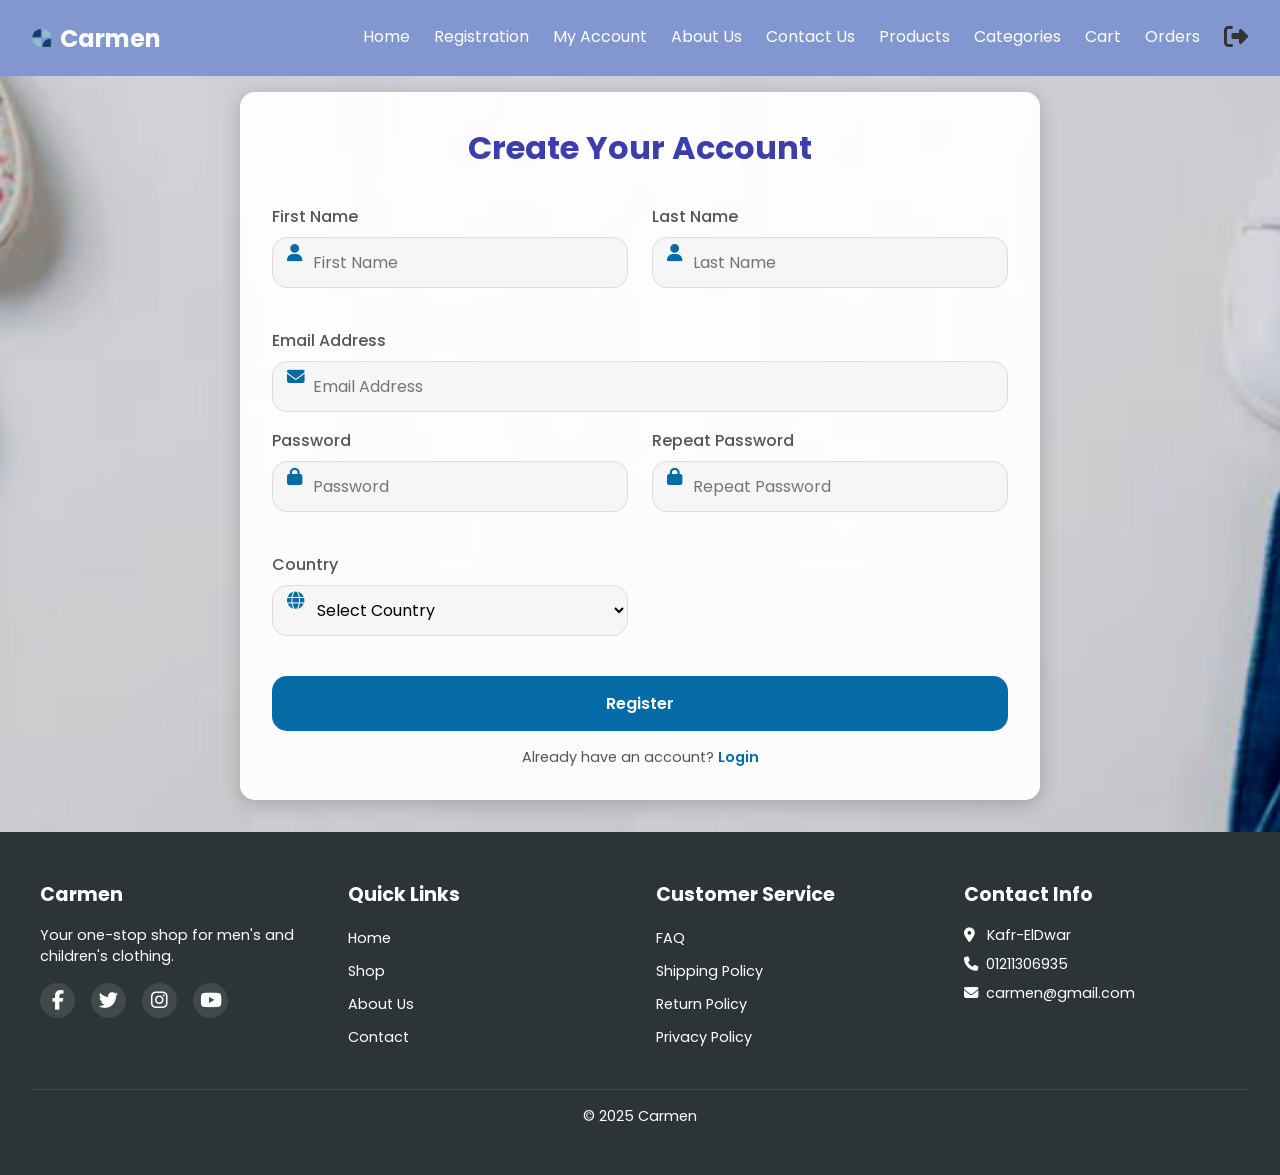
<file: registration.html>
<!DOCTYPE html>
<html lang="en">
<head>
    <meta charset="UTF-8">
    <meta name="viewport" content="width=device-width, initial-scale=1.0">
    <title>Registration</title>
    <link rel="stylesheet" href="https://cdnjs.cloudflare.com/ajax/libs/font-awesome/6.5.0/css/all.min.css"/>
    <link href='./Style/registration.css' rel='stylesheet'>
    <link href='https://fonts.googleapis.com/css?family=Roboto' rel='stylesheet'>
</head>
<body>
    <nav class="navbar">
        <div class="logo">
            <a href="home.html"><img class="minlogo" src="./pic/min logo.png" alt="Logo">Carmen</a>
        </div>
        <button class="hamburger" aria-label="Toggle menu">
            <span></span>
            <span></span>
            <span></span>
        </button>
        <ul class="nav-links">
            <li><a href="home.html">Home</a></li>
            <li><a href="registration.html">Registration</a></li>
            <li><a href="./my account.html">My Account</a></li>
            <li><a href="about.html">About Us</a></li>
            <li><a href="contact.html">Contact Us</a></li>
            <li><a href="products.html">Products</a></li>
            <li><a href="Categories.html">Categories</a></li>
            <li><a href="cart.html">Cart</a></li>
            <li><a href="orders.html">Orders</a></li>
            <li>
                <a href="./index.html" onclick="logout(event)">
                    <i class="fas fa-sign-out-alt logout-icon" title="Log Out"></i>
                </a>
            </li>
        </ul>
    </nav>

    <div class="registration-container">
        <h1>Create Your Account</h1>
        <form id="registrationForm">
            <div class="form-row">
                <div class="input-group">
                    <label for="firstName"><i class="fas fa-user"></i> First Name</label>
                    <input type="text" id="firstName" name="firstName" required placeholder="First Name">
                </div>
                <div class="input-group">
                    <label for="lastName"><i class="fas fa-user"></i> Last Name</label>
                    <input type="text" id="lastName" name="lastName" required placeholder="Last Name">
                </div>
            </div>

            <div class="input-group">
                <label for="email"><i class="fas fa-envelope"></i> Email Address</label>
                <input type="email" id="email" name="email" required placeholder="Email Address">
            </div>

            <div class="form-row">
                <div class="input-group">
                    <label for="password"><i class="fas fa-lock"></i> Password</label>
                    <input type="password" id="password" name="password" required placeholder="Password">
                </div>
                <div class="input-group">
                    <label for="repeatPassword"><i class="fas fa-lock"></i> Repeat Password</label>
                    <input type="password" id="repeatPassword" name="repeatPassword" required placeholder="Repeat Password">
                </div>
            </div>

            <div class="form-row">
                <div class="input-group">
                    <label for="country"><i class="fas fa-globe"></i> Country</label>
                    <select id="country" name="country" required>
                        <option value="">Select Country</option>
                        <option value="Egypt">Egypt</option>
                        <option value="Saudi Arabia">Saudi Arabia</option>
                        <option value="UAE">UAE</option>
                        <option value="Other">Other</option>
                    </select>
                </div>
                <div class="input-group">
                    <label for="address"><i class="fas fa-map-marker-alt"></i> Address</label>
                    <input type="text" id="address" name="address" required placeholder="Address">
                </div>
            </div>

            <button type="submit" class="submit-btn">Register</button>
            <p class="login-link">Already have an account? <a href="my account.html">Login</a></p>
        </form>
    </div>

    <!-- Footer Section -->
    <footer class="footer">
        <div class="footer-container">
            <div class="footer-column">
                <h3>Carmen</h3>
                <p>Your one-stop shop for men's and children's clothing.</p>
                <div class="social-icons">
                    <a href="#"><i class="fab fa-facebook-f"></i></a>
                    <a href="#"><i class="fab fa-twitter"></i></a>
                    <a href="#"><i class="fab fa-instagram"></i></a>
                    <a href="#"><i class="fab fa-youtube"></i></a>
                </div>
            </div>
            <div class="footer-column">
                <h3>Quick Links</h3>
                <ul>
                    <li><a href="./home.html">Home</a></li>
                    <li><a href="products.html">Shop</a></li>
                    <li><a href="about.html">About Us</a></li>
                    <li><a href="contact.html">Contact</a></li>
                </ul>
            </div>
            <div class="footer-column">
                <h3>Customer Service</h3>
                <ul>
                    <li><a href="#">FAQ</a></li>
                    <li><a href="#">Shipping Policy</a></li>
                    <li><a href="#">Return Policy</a></li>
                    <li><a href="#">Privacy Policy</a></li>
                </ul>
            </div>
            <div class="footer-column">
                <h3>Contact Info</h3>
                <p><i class="fas fa-map-marker-alt"></i> Kafr-ElDwar</p>
                <p><i class="fas fa-phone"></i>01211306935</p>
                <p><i class="fas fa-envelope"></i>carmen@gmail.com</p>
            </div>
        </div>
        <div class="footer-bottom">
            <p>© 2025 Carmen</p>
        </div>
    </footer>

    <script>
        // Toggle sidebar on hamburger click
        document.querySelector('.hamburger').addEventListener('click', function() {
            document.querySelector('.nav-links').classList.toggle('active');
            this.classList.toggle('active');
        });

        // Close sidebar when clicking a nav link
        document.querySelectorAll('.nav-links a').forEach(link => {
            link.addEventListener('click', () => {
                document.querySelector('.nav-links').classList.remove('active');
                document.querySelector('.hamburger').classList.remove('active');
            });
        });

        // Fade-in animation on scroll using Intersection Observer
        const observerOptions = {
            root: null,
            rootMargin: '0px',
            threshold: 0.1 // Trigger when 10% of the element is visible
        };

        const observer = new IntersectionObserver((entries, observer) => {
            entries.forEach((entry, index) => {
                if (entry.isIntersecting) {
                    setTimeout(() => {
                        entry.target.classList.add('fade-in');
                    }, index * 200); // Delay each element by 200ms for a staggered effect
                    observer.unobserve(entry.target); // Stop observing once animated
                }
            });
        }, observerOptions);

        // Select elements to animate (h1, input-group)
        const elementsToAnimate = document.querySelectorAll('h1, .input-group');
        elementsToAnimate.forEach(element => {
            observer.observe(element);
        });

        // Handle form submission
        document.addEventListener('DOMContentLoaded', function() {
            // Initialize accounts if not exists
            if (!localStorage.getItem('accounts')) {
                localStorage.setItem('accounts', JSON.stringify([]));
            }

            document.getElementById('registrationForm').addEventListener('submit', function(e) {
                e.preventDefault();

                const firstName = document.getElementById('firstName').value;
                const lastName = document.getElementById('lastName').value;
                const email = document.getElementById('email').value;
                const password = document.getElementById('password').value;
                const repeatPassword = document.getElementById('repeatPassword').value;
                const country = document.getElementById('country').value;
                const address = document.getElementById('address').value;

                // Validate password match
                if (password !== repeatPassword) {
                    alert("Passwords do not match!");
                    return;
                }

                // Get existing accounts
                const accounts = JSON.parse(localStorage.getItem('accounts'));

                // Check if email already exists
                if (accounts.some(account => account.email === email)) {
                    alert("This email is already registered!");
                    return;
                }

                // Create new account object
                const newAccount = {
                    firstName,
                    lastName,
                    email,
                    password,
                    country,
                    address
                };

                // Add new account to accounts array
                accounts.push(newAccount);
                localStorage.setItem('accounts', JSON.stringify(accounts));

                // Reset the form
                this.reset();

                alert("Account created successfully! Check your accounts in My Account page.");
                // Redirect to My Account page
                window.location.href = "my account.html";
            });
        });

        // Function to logout
        function logout(event) {
            event.preventDefault();
            if (confirm("Are you sure you want to logout?")) {
                localStorage.removeItem('currentUser');
                alert("You have been logged out successfully.");
                window.location.href = "index.html";
            }
        }
    </script>
</body>
</html>
</file>
<file: Style/sign.css>
@import url('https://fonts.googleapis.com/css2?family=Poppins:ital,wght@0,100;0,200;0,300;0,400;0,500;0,600;0,700;0,800;0,900;1,100;1,200;1,300;1,400;1,500;1,600;1,700;1,800;1,900&display=swap');

* {
    margin: 0;
    padding: 0;
    box-sizing: border-box;
    font-family: "Poppins", sans-serif;
    text-decoration: none;
    list-style: none;
}

body {
    min-height: 100vh;
    background: linear-gradient(90deg, #e2e2e2, #c9d6ff);
    display: flex;
    flex-direction: column;
}

/* Navbar Styles */
.navbar {
    display: flex;
    justify-content: space-between;
    align-items: center;
    padding: 1rem 2rem;
    background-color: #8297d0;
    color: white;
    width: 100%;
}

.logo a {
    color: white;
    font-size: 1.5rem;
    text-decoration: none;
    font-weight: bold;
}
.minlogo{
    width: 6%;
}

.nav-links {
    display: flex;
    list-style: none;
    gap: 1.5rem;
    white-space: nowrap; 
    padding: 0.5rem 0; 
}

.nav-links a {
    color: white;
    text-decoration: none;
    transition: color 0.3s;
}

.nav-links a:hover {
    color: #056ba6;
}

.search-bar input {
    padding: 0.5rem;
    border: none;
    border-radius: 4px;
}

.search-bar button {
    padding: 0.5rem 1rem;
    background-color: #f0a500;
    border: none;
    border-radius: 4px;
    cursor: pointer;
}

.auth-buttons a {
    color: white;
    text-decoration: none;
    margin-left: 1rem;
}

.menu-toggle {
    display: none;
    cursor: pointer;
}

.menu-toggle span {
    display: block;
    width: 25px;
    height: 3px;
    background-color: white;
    margin: 5px 0;
}

/* Main Content - Centers the form */
.main-content {
    display: flex;
    justify-content: center;
    align-items: center;
    flex-grow: 1;
    padding: 2rem;
}

/* Form Container Styles */
.container {
    position: relative;
    width: 850px;
    height: 550px;
    background: #fff;
    margin-left: 40rem;
    border-radius: 30px;
    box-shadow: 0 0 30px rgba(0, 0, 0, .2);
    overflow: hidden;
    margin: auto; /* Ensures horizontal centering */
}

.container h1 {
    font-size: 36px;
    margin: -10px 0;
}

.container p {
    font-size: 14.5px;
    margin: 15px 0;
}

form {
    width: 100%;
}

.form-box {
    position: absolute;
    right: 0;
    width: 50%;
    height: 100%;
    background: #fff;
    display: flex;
    align-items: center;
    color: #333;
    text-align: center;
    padding: 40px;
    z-index: 1;
    transition: .6s ease-in-out 1.2s, visibility 0s 1s;
}

.container.active .form-box {
    right: 50%;
}

.form-box.register {
    visibility: hidden;
}

.container.active .form-box.register {
    visibility: visible;
}

.input-box {
    position: relative;
    margin: 30px 0;
}

.input-box input {
    width: 100%;
    padding: 13px 50px 13px 20px;
    background: #eee;
    border-radius: 8px;
    border: none;
    outline: none;
    font-size: 16px;
    color: #333;
    font-weight: 500;
}

.input-box input::placeholder {
    color: #888;
    font-weight: 400;
}

.input-box i {
    position: absolute;
    right: 20px;
    top: 50%;
    transform: translateY(-50%);
    font-size: 20px;
}

.forgot-link {
    margin: -15px 0 15px;
}

.forgot-link a {
    font-size: 14.5px;
    color: #333;
}

.btn {
    width: 100%;
    height: 48px;
    background: #7494ec;
    border-radius: 8px;
    box-shadow: 0 0 10px rgba(0, 0, 0, .1);
    border: none;
    cursor: pointer;
    font-size: 16px;
    color: #fff;
    font-weight: 600;
}

.social-icons {
    display: flex;
    justify-content: center;
}

.social-icons a {
    display: inline-flex;
    padding: 10px;
    border: 2px solid #ccc;
    border-radius: 8px;
    font-size: 24px;
    color: #333;
    margin: 0 8px;
}

.toggle-box {
    position: absolute;
    width: 100%;
    height: 100%;
}

.toggle-box::before {
    content: '';
    position: absolute;
    left: -250%;
    width: 300%;
    height: 100%;
    background: #7494ec;
    border-radius: 150px;
    z-index: 2;
    transition: 1.8s ease-in-out;
}

.container.active .toggle-box::before {
    left: 50%;
}

.toggle-panel {
    position: absolute;
    width: 50%;
    height: 100%;
    color: #fff;
    display: flex;
    flex-direction: column;
    justify-content: center;
    align-items: center;
    z-index: 2;
    transition: .6s ease-in-out;
}

.toggle-panel.toggle-left {
    left: 0;
    transition-delay: 1.2s;
}

.container.active .toggle-panel.toggle-left {
    left: -50%;
    transition-delay: .6s;
}

.toggle-panel.toggle-right {
    right: -50%;
    transition-delay: .6s;
}

.container.active .toggle-panel.toggle-right {
    right: 0;
    transition-delay: 1.2s;
}

.toggle-panel p {
    margin-bottom: 20px;
}

.toggle-panel .btn {
    width: 160px;
    height: 46px;
    background: transparent;
    border: 2px solid #fff;
    box-shadow: none;
}



/* Social Icons Styling */
.social-icons {
    display: flex;
    justify-content: center;
    gap: 1rem;
    margin-top: 1rem;
}

.social-icons a {
    color: #056ba6; /* Matching the theme color */
    font-size: 1.5rem;
    width: 40px;
    height: 40px;
    display: flex;
    align-items: center;
    justify-content: center;
    background-color: rgba(255, 255, 255, 0.1);
    border-radius: 50%;
    transition: background-color 0.3s ease, transform 0.3s ease;
}

.social-icons a:hover {
    background-color: #45a049;
    transform: scale(1.1);
}





/* Responsive Styles */
@media (max-width: 768px) {
    .nav-links {
        display: none;
        flex-direction: column;
        width: 100%;
        position: absolute;
        top: 60px;
        left: 0;
        background-color: #333;
        padding: 1rem 0;
    }

    .nav-links.active {
        display: flex;
    }

    .menu-toggle {
        display: block;
    }

    .search-bar {
        display: none;
    }
}

@media screen and (max-width: 900px) {
    .container {
        width: 90%;
        max-width: 650px;
        height: auto;
        min-height: 550px;
    }
}

@media screen and (max-width: 650px) {
    .container {
        height: calc(100vh - 120px);
    }

    .form-box {
        bottom: 0;
        width: 100%;
        height: 70%;
    }

    .container.active .form-box {
        right: 0;
        bottom: 30%;
    }

    .toggle-box::before {
        left: 0;
        top: -270%;
        width: 100%;
        height: 300%;
        border-radius: 20vw;
    }

    .container.active .toggle-box::before {
        left: 0;
        top: 70%;
    }

    .container.active .toggle-panel.toggle-left {
        left: 0;
        top: -30%;
    }

    .toggle-panel {
        width: 100%;
        height: 30%;
    }

    .toggle-panel.toggle-left {
        top: 0;
    }

    .toggle-panel.toggle-right {
        right: 0;
        bottom: -30%;
    }

    .container.active .toggle-panel.toggle-right {
        bottom: 0;
    }
}

@media screen and (max-width: 400px) {
    .form-box {
        padding: 20px;
    }

    .toggle-panel h1 {
        font-size: 30px;
    }
}
</file>
<file: Style/about.css>
@import url('https://fonts.googleapis.com/css2?family=Poppins:ital,wght@0,100;0,200;0,300;0,400;0,500;0,600;0,700;0,800;0,900;1,100;1,200;1,300;1,400;1,500;1,600;1,700;1,800;1,900&display=swap');

* {
    margin: 0;
    padding: 0;
    box-sizing: border-box;
    font-family: "Poppins", sans-serif;
    text-decoration: none;
    list-style: none;
}

body {
    background-image: url(../pic/registCover.jpg);
    background-size: cover;
    background-position: center;
    background-repeat: no-repeat;
    display: flex;
    flex-direction: column;
    min-height: 100vh;
    padding-top: 60px; /* Prevent content overlap with fixed navbar */
}

/* Navbar Styles */
.navbar {
    display: flex;
    justify-content: space-between;
    align-items: center;
    padding: 1rem 2rem;
    background-color: #8297d0;
    color: white;
    width: 100%;
    position: fixed;
    top: 0;
    z-index: 1000;
}

.logo a {
    color: white;
    font-size: 1.5rem;
    text-decoration: none;
    font-weight: bold;
    display: flex;
    align-items: center;
}

.minlogo {
    width: 6%;
    margin-right: 0.5rem;
}

.nav-links {
    display: flex;
    list-style: none;
    gap: 1.5rem;
    white-space: nowrap;
    padding: 0.5rem 0;
}

.nav-links a {
    color: white;
    text-decoration: none;
    transition: color 0.3s;
}

.nav-links a:hover {
    color: #056ba6;
}

/* Styling for the logout icon */
.logout-icon {
    color: #333;
    font-size: 1.5rem;
    transition: color 0.3s ease, transform 0.3s ease;
}

.logout-icon:hover {
    color: #ff4444;
    transform: rotate(360deg);
}

/* Hamburger menu styles */
.hamburger {
    display: none;
    flex-direction: column;
    justify-content: space-between;
    width: 30px;
    height: 20px;
    background: none;
    border: none;
    cursor: pointer;
    padding: 0;
    z-index: 1001;
}

.hamburger span {
    width: 100%;
    height: 3px;
    background-color: white;
    transition: all 0.3s ease;
}

.hamburger.active span:nth-child(1) {
    transform: rotate(45deg) translate(5px, 5px);
}

.hamburger.active span:nth-child(2) {
    opacity: 0;
}

.hamburger.active span:nth-child(3) {
    transform: rotate(-45deg) translate(7px, -7px);
}

/* Mobile sidebar styles */
@media (max-width: 768px) {
    .hamburger {
        display: flex;
    }

    .nav-links {
        position: fixed;
        top: 0;
        right: -250px; /* Hidden by default */
        width: 250px;
        height: 100vh;
        background-color: #8297d0;
        flex-direction: column;
        justify-content: flex-start;
        padding-top: 60px;
        transition: right 0.3s ease;
        z-index: 1000;
    }

    .nav-links.active {
        right: 0; /* Show sidebar */
        gap: 1%;
    }

    .nav-links li {
        margin: 20px 0;
        text-align: center;
    }

    .nav-links a {
        font-size: 18px;
    }
}

/* About Section */
.about-section {
    padding: 6rem 2rem;
    background: linear-gradient(135deg, rgba(255, 255, 255, 0.95), rgba(130, 151, 208, 0.2));
    text-align: center;
    flex: 1;
}

.about-section h1 {
    color: #3b3eab;
    font-size: 3rem;
    margin-bottom: 2rem;
    text-shadow: 2px 2px 4px rgba(0, 0, 0, 0.1);
    animation: fadeInDown 1s ease-out;
}

.about-section p {
    max-width: 800px;
    margin: 0 auto 1.5rem;
    color: #333;
    line-height: 1.8;
    font-size: 1.1rem;
    animation: fadeInUp 1s ease-out 0.5s backwards;
}

/* Team List */
.about-section h2 {
    color: #3b3eab;
    font-size: 2.5rem;
    margin: 3rem 0 2rem;
    text-shadow: 2px 2px 4px rgba(0, 0, 0, 0.1);
    animation: fadeInDown 1s ease-out 1s backwards;
}

.team-list {
    display: flex;
    justify-content: center;
    gap: 2rem;
    flex-wrap: wrap;
    max-width: 1200px;
    margin: 0 auto;
}

.team-member-card {
    background: white;
    border-radius: 20px;
    box-shadow: 0 6px 20px rgba(0, 0, 0, 0.15);
    padding: 2rem;
    text-align: center;
    width: 250px;
    transition: transform 0.3s ease, box-shadow 0.3s ease;
    animation: fadeInUp 1s ease-out 1.5s backwards;
}

.team-member-card:hover {
    transform: translateY(-10px);
    box-shadow: 0 10px 25px rgba(5, 107, 166, 0.3);
}

.team-member-card h4 {
    font-size: 1.4rem;
    color: #3b3eab;
    margin-bottom: 0.5rem;
}

.team-member-card .role {
    font-size: 1rem;
    color: #056ba6;
    font-style: italic;
    margin-bottom: 0.5rem;
}

.team-member-card p {
    font-size: 0.9rem;
    color: #555;
    margin-bottom: 0;
}

/* Animations */
@keyframes fadeInDown {
    from { opacity: 0; transform: translateY(-20px); }
    to { opacity: 1; transform: translateY(0); }
}

@keyframes fadeInUp {
    from { opacity: 0; transform: translateY(20px); }
    to { opacity: 1; transform: translateY(0); }
}

/* Footer */
.footer {
    background-color: #2d3436;
    color: white;
    padding: 3rem 2rem;
    margin-top: auto;
}

.footer-container {
    display: grid;
    grid-template-columns: repeat(4, 1fr);
    gap: 2rem;
    max-width: 1200px;
    margin: 0 auto;
}

.footer-column h3 {
    font-size: 1.2rem;
    margin-bottom: 1rem;
}

.footer-column p {
    font-size: 0.9rem;
    margin-bottom: 0.5rem;
    color: white;
}

.footer-column ul {
    list-style: none;
}

.footer-column ul li {
    margin-bottom: 0.5rem;
}

.footer-column ul li a {
    color: white;
    text-decoration: none;
    font-size: 0.9rem;
    transition: color 0.3s ease;
}

.footer-column ul li a:hover {
    color: #056ba6;
}

.social-icons {
    display: flex;
    gap: 1rem;
    margin-top: 1rem;
}

.social-icons a {
    color: white;
    font-size: 1.2rem;
    width: 35px;
    height: 35px;
    display: flex;
    align-items: center;
    justify-content: center;
    background-color: rgba(255, 255, 255, 0.1);
    border-radius: 50%;
    transition: background-color 0.3s ease;
}

.social-icons a:hover {
    background-color: #056ba6;
}

.footer-column p i {
    margin-right: 0.5rem;
}

.footer-bottom {
    text-align: center;
    margin-top: 2rem;
    padding-top: 1rem;
    border-top: 1px solid rgba(255, 255, 255, 0.1);
}

.footer-bottom p {
    font-size: 0.9rem;
    color: white;
}

/* Responsive Design */
@media (max-width: 1024px) {
    .team-member-card {
        width: 220px;
    }
}

@media (max-width: 768px) {
    .about-section h1 {
        font-size: 2.5rem;
    }

    .about-section h2 {
        font-size: 2rem;
    }

    .about-section p {
        font-size: 1rem;
        padding: 0 1rem;
    }

    .team-list {
        flex-direction: column;
        align-items: center;
    }

    .team-member-card {
        width: 90%;
        max-width: 300px;
    }

    .footer-container {
        grid-template-columns: 1fr;
        text-align: center;
    }

    .social-icons {
        justify-content: center;
    }
}

@media (max-width: 480px) {
    .about-section h1 {
        font-size: 2rem;
    }

    .about-section h2 {
        font-size: 1.8rem;
    }

    .team-member-card h4 {
        font-size: 1.2rem;
    }

    .team-member-card .role {
        font-size: 0.9rem;
    }

    .team-member-card p {
        font-size: 0.85rem;
    }
}
</file>
<file: Style/cart.css>
@import url('https://fonts.googleapis.com/css2?family=Poppins:ital,wght@0,100;0,200;0,300;0,400;0,500;0,600;0,700;0,800;0,900;1,100;1,200;1,300;1,400;1,500;1,600;1,700;1,800;1,900&display=swap');

* {
    margin: 0;
    padding: 0;
    box-sizing: border-box;
    font-family: "Poppins", sans-serif;
    text-decoration: none;
    list-style: none;
}

body {
    background-image: url(../pic/registCover.jpg);
    background-size: cover;
    background-position: center;
    background-repeat: no-repeat;
    display: flex;
    flex-direction: column;
    min-height: 100vh;
    padding-top: 60px; /* Prevent content overlap with fixed navbar */
}

/* Navbar Styles */
.navbar {
    display: flex;
    justify-content: space-between;
    align-items: center;
    padding: 1rem 2rem;
    background-color: #8297d0;
    color: white;
    width: 100%;
    position: fixed;
    top: 0;
    z-index: 1000;
}

.logo a {
    color: white;
    font-size: 1.5rem;
    text-decoration: none;
    font-weight: bold;
    display: flex;
    align-items: center;
}

.minlogo {
    width: 6%;
    margin-right: 0.5rem;
}

.nav-links {
    display: flex;
    list-style: none;
    gap: 1.5rem;
    white-space: nowrap;
    padding: 0.5rem 0;
}

.nav-links a {
    color: white;
    text-decoration: none;
    transition: color 0.3s;
}

.nav-links a:hover {
    color: #056ba6;
}

/* Styling for the logout icon */
.logout-icon {
    color: #333;
    font-size: 1.5rem;
    transition: color 0.3s ease, transform 0.3s ease;
}

.logout-icon:hover {
    color: #ff4444;
    transform: rotate(360deg);
}

/* Hamburger menu styles */
.hamburger {
    display: none;
    flex-direction: column;
    justify-content: space-between;
    width: 30px;
    height: 20px;
    background: none;
    border: none;
    cursor: pointer;
    padding: 0;
    z-index: 1001;
}

.hamburger span {
    width: 100%;
    height: 3px;
    background-color: white;
    transition: all 0.3s ease;
}

.hamburger.active span:nth-child(1) {
    transform: rotate(45deg) translate(5px, 5px);
}

.hamburger.active span:nth-child(2) {
    opacity: 0;
}

.hamburger.active span:nth-child(3) {
    transform: rotate(-45deg) translate(7px, -7px);
}

/* Mobile sidebar styles */
@media (max-width: 768px) {
    .hamburger {
        display: flex;
    }

    .nav-links {
        position: fixed;
        top: 0;
        right: -250px; /* Hidden by default */
        width: 250px;
        height: 100vh;
        background-color: #8297d0;
        flex-direction: column;
        justify-content: flex-start;
        padding-top: 60px;
        transition: right 0.3s ease;
        z-index: 1000;
    }

    .nav-links.active {
        right: 0; /* Show sidebar */
        gap: 1%;
    }

    .nav-links li {
        margin: 20px 0;
        text-align: center;
    }

    .nav-links a {
        font-size: 18px;
    }
}

/* Cart Section */
.cart-section {
    padding: 4rem 2rem;
    background: linear-gradient(135deg, rgba(255, 255, 255, 0.95), rgba(130, 151, 208, 0.2));
    text-align: center;
    flex: 1;
}

.cart-section h1 {
    color: #3b3eab;
    font-size: 2.5rem;
    margin-bottom: 2rem;
}

.cart-section h1 i {
    margin-right: 0.5rem;
}

.cart-grid {
    display: grid;
    grid-template-columns: repeat(auto-fill, minmax(300px, 1fr));
    gap: 2rem;
    max-width: 1200px;
    margin: 0 auto 2rem;
}

.cart-item {
    background: white;
    border-radius: 15px;
    box-shadow: 0 4px 15px rgba(0, 0, 0, 0.2);
    padding: 1rem;
    display: flex;
    gap: 1rem;
    align-items: center;
    transition: transform 0.3s ease;
    opacity: 0;
    transform: translateY(20px);
}

.cart-item.fade-in {
    opacity: 1;
    transform: translateY(0);
}

.cart-item:hover {
    transform: translateY(-5px);
}

.cart-item img {
    width: 100px;
    height: 100px;
    object-fit: cover;
    border-radius: 10px;
}

.cart-item-content {
    flex: 1;
    text-align: left;
}

.cart-item-content h3 {
    font-size: 1.2rem;
    color: #3b3eab;
    margin-bottom: 0.5rem;
}

.cart-item-content p {
    font-size: 0.9rem;
    color: #555;
    margin-bottom: 0.5rem;
}

.cart-item-content .price {
    font-size: 1rem;
    color: #056ba6;
    font-weight: bold;
    margin-bottom: 0.5rem;
}

.delete-btn {
    display: flex;
    align-items: center;
    gap: 0.5rem;
    padding: 0.5rem 1rem;
    background-color: #ff4444;
    color: white;
    border: none;
    border-radius: 20px;
    cursor: pointer;
    transition: background-color 0.3s ease;
}

.delete-btn:hover {
    background-color: #cc0000;
}

.delete-btn i {
    font-size: 1rem;
}

/* Cart Total */
.cart-total {
    background: white;
    border-radius: 15px;
    box-shadow: 0 4px 15px rgba(0, 0, 0, 0.2);
    padding: 2rem;
    max-width: 500px;
    margin: 0 auto;
    text-align: left;
    opacity: 0;
    transform: translateY(20px);
}

.cart-total.fade-in {
    opacity: 1;
    transform: translateY(0);
}

.cart-total h3 {
    font-size: 1.2rem;
    color: #3b3eab;
    margin-bottom: 0.5rem;
}

.cart-total h3 span {
    float: right;
    color: #056ba6;
    font-weight: bold;
}

.payment-options {
    margin: 1rem 0;
}

.payment-options h3 {
    font-size: 1.2rem;
    color: #3b3eab;
    margin-bottom: 0.5rem;
}

.payment-options label {
    display: block;
    margin-bottom: 0.5rem;
    font-size: 1rem;
    color: #555;
}

.payment-options input {
    margin-right: 0.5rem;
}

.checkout-btn {
    display: flex;
    align-items: center;
    gap: 0.5rem;
    padding: 0.8rem 1.5rem;
    background-color: #056ba6;
    color: white;
    border: none;
    border-radius: 25px;
    font-size: 1rem;
    cursor: pointer;
    transition: background-color 0.3s ease, transform 0.3s ease;
    margin: 1rem auto 0;
}

.checkout-btn:hover {
    background-color: #45a049;
    transform: scale(1.05);
}

.checkout-btn i {
    font-size: 1rem;
}

/* Footer */
.footer {
    background-color: #2d3436;
    color: white;
    padding: 3rem 2rem;
    margin-top: auto;
}

.footer-container {
    display: grid;
    grid-template-columns: repeat(4, 1fr);
    gap: 2rem;
    max-width: 1200px;
    margin: 0 auto;
}

.footer-column h3 {
    font-size: 1.2rem;
    margin-bottom: 1rem;
}

.footer-column p {
    font-size: 0.9rem;
    margin-bottom: 0.5rem;
    color: white;
}

.footer-column ul {
    list-style: none;
}

.footer-column ul li {
    margin-bottom: 0.5rem;
}

.footer-column ul li a {
    color: white;
    text-decoration: none;
    font-size: 0.9rem;
    transition: color 0.3s ease;
}

.footer-column ul li a:hover {
    color: #056ba6;
}

.social-icons {
    display: flex;
    gap: 1rem;
    margin-top: 1rem;
}

.social-icons a {
    color: white;
    font-size: 1.2rem;
    width: 35px;
    height: 35px;
    display: flex;
    align-items: center;
    justify-content: center;
    background-color: rgba(255, 255, 255, 0.1);
    border-radius: 50%;
    transition: background-color 0.3s ease;
}

.social-icons a:hover {
    background-color: #056ba6;
}

.footer-column p i {
    margin-right: 0.5rem;
}

.footer-bottom {
    text-align: center;
    margin-top: 2rem;
    padding-top: 1rem;
    border-top: 1px solid rgba(255, 255, 255, 0.1);
}

.footer-bottom p {
    font-size: 0.9rem;
    color: white;
}

/* Responsive Design */
@media (max-width: 1024px) {
    .cart-grid {
        grid-template-columns: repeat(auto-fill, minmax(250px, 1fr));
    }
}

@media (max-width: 768px) {
    .cart-section h1 {
        font-size: 2rem;
    }

    .cart-grid {
        grid-template-columns: 1fr;
    }

    .cart-item {
        flex-direction: column;
        text-align: center;
    }

    .cart-item img {
        width: 150px;
        height: 150px;
    }

    .cart-item-content {
        text-align: center;
    }

    .cart-total {
        padding: 1.5rem;
    }

    .footer-container {
        grid-template-columns: 1fr;
        text-align: center;
    }

    .social-icons {
        justify-content: center;
    }
}

@media (max-width: 480px) {
    .cart-section h1 {
        font-size: 1.8rem;
    }

    .cart-item img {
        width: 120px;
        height: 120px;
    }

    .cart-item-content h3 {
        font-size: 1rem;
    }

    .cart-item-content p {
        font-size: 0.85rem;
    }

    .cart-total h3 {
        font-size: 1rem;
    }

    .checkout-btn {
        padding: 0.6rem 1rem;
        font-size: 0.9rem;
    }
}
</file>
<file: Style/categories.css>
@import url('https://fonts.googleapis.com/css2?family=Poppins:ital,wght@0,100;0,200;0,300;0,400;0,500;0,600;0,700;0,800;0,900;1,100;1,200;1,300;1,400;1,500;1,600;1,700;1,800;1,900&display=swap');

* {
    margin: 0;
    padding: 0;
    box-sizing: border-box;
    font-family: "Poppins", sans-serif;
    text-decoration: none;
    list-style: none;
}

body {
    background-image: url(../pic/registCover.jpg);
    background-size: cover;
    background-position: center;
    background-repeat: no-repeat;
    display: flex;
    flex-direction: column;
    min-height: 100vh;
    padding-top: 60px; /* Prevent content overlap with fixed navbar */
}

/* Navbar Styles */
.navbar {
    display: flex;
    justify-content: space-between;
    align-items: center;
    padding: 1rem 2rem;
    background-color: #8297d0;
    color: white;
    width: 100%;
    position: fixed;
    top: 0;
    z-index: 1000;
}

.logo a {
    color: white;
    font-size: 1.5rem;
    text-decoration: none;
    font-weight: bold;
    display: flex;
    align-items: center;
}

.minlogo {
    width: 6%;
    margin-right: 0.5rem;
}

.nav-links {
    display: flex;
    list-style: none;
    gap: 1.5rem;
    white-space: nowrap;
    padding: 0.5rem 0;
}

.nav-links a {
    color: white;
    text-decoration: none;
    transition: color 0.3s;
}

.nav-links a:hover {
    color: #056ba6;
}

/* Styling for the logout icon */
.logout-icon {
    color: #333;
    font-size: 1.5rem;
    transition: color 0.3s ease, transform 0.3s ease;
}

.logout-icon:hover {
    color: #ff4444;
    transform: rotate(360deg);
}

/* Hamburger menu styles */
.hamburger {
    display: none;
    flex-direction: column;
    justify-content: space-between;
    width: 30px;
    height: 20px;
    background: none;
    border: none;
    cursor: pointer;
    padding: 0;
    z-index: 1001;
}

.hamburger span {
    width: 100%;
    height: 3px;
    background-color: white;
    transition: all 0.3s ease;
}

.hamburger.active span:nth-child(1) {
    transform: rotate(45deg) translate(5px, 5px);
}

.hamburger.active span:nth-child(2) {
    opacity: 0;
}

.hamburger.active span:nth-child(3) {
    transform: rotate(-45deg) translate(7px, -7px);
}

/* Mobile sidebar styles */
@media (max-width: 768px) {
    .hamburger {
        display: flex;
    }

    .nav-links {
        position: fixed;
        top: 0;
        right: -250px; /* Hidden by default */
        width: 250px;
        height: 100vh;
        background-color: #8297d0;
        flex-direction: column;
        justify-content: flex-start;
        padding-top: 60px;
        transition: right 0.3s ease;
        z-index: 1000;
    }

    .nav-links.active {
        right: 0; /* Show sidebar */
        gap: 1%;
    }

    .nav-links li {
        margin: 20px 0;
        text-align: center;
    }

    .nav-links a {
        font-size: 18px;
    }
}

/* Categories Section */
.categories-section {
    padding: 6rem 2rem;
    background: linear-gradient(135deg, rgba(255, 255, 255, 0.95), rgba(130, 151, 208, 0.2));
    text-align: center;
    flex: 1;
}

.categories-section h1 {
    color: #3b3eab;
    font-size: 3rem;
    margin-bottom: 3rem;
    text-shadow: 2px 2px 4px rgba(0, 0, 0, 0.1);
    animation: fadeInDown 1s ease-out;
}

.categories-list {
    display: flex;
    justify-content: center;
    gap: 2.5rem;
    flex-wrap: wrap;
    max-width: 1200px;
    margin: 0 auto;
}

.category-item {
    background: linear-gradient(135deg, #3267f6, #151970);
    color: white;
    padding: 2rem;
    border-radius: 20px;
    box-shadow: 0 6px 20px rgba(0, 0, 0, 0.15);
    width: 350px;
    transition: transform 0.3s ease, box-shadow 0.3s ease;
    animation: fadeInUp 1s ease-out 0.5s backwards;
}

.category-item:hover {
    transform: translateY(-10px);
    box-shadow: 0 10px 25px rgba(5, 107, 166, 0.3);
}

.category-item h3 {
    font-size: 1.8rem;
    margin-bottom: 1rem;
}

.category-item p {
    font-size: 1rem;
    margin-bottom: 1.5rem;
    color: rgba(255, 255, 255, 0.9);
}

.category-link {
    display: inline-block;
    padding: 10px 20px;
    background-color: #056ba6;
    color: white;
    border-radius: 25px;
    font-size: 1rem;
    transition: background-color 0.3s, transform 0.3s;
}

.category-link:hover {
    background-color: #45a049;
    transform: scale(1.05);
}

/* Animations */
@keyframes fadeInDown {
    from { opacity: 0; transform: translateY(-20px); }
    to { opacity: 1; transform: translateY(0); }
}

@keyframes fadeInUp {
    from { opacity: 0; transform: translateY(20px); }
    to { opacity: 1; transform: translateY(0); }
}

/* Footer */
.footer {
    background-color: #2d3436;
    color: white;
    padding: 3rem 2rem;
    margin-top: auto;
}

.footer-container {
    display: grid;
    grid-template-columns: repeat(4, 1fr);
    gap: 2rem;
    max-width: 1200px;
    margin: 0 auto;
}

.footer-column h3 {
    font-size: 1.2rem;
    margin-bottom: 1rem;
}

.footer-column p {
    font-size: 0.9rem;
    margin-bottom: 0.5rem;
    color: white;
}

.footer-column ul {
    list-style: none;
}

.footer-column ul li {
    margin-bottom: 0.5rem;
}

.footer-column ul li a {
    color: white;
    text-decoration: none;
    font-size: 0.9rem;
    transition: color 0.3s ease;
}

.footer-column ul li a:hover {
    color: #056ba6;
}

.social-icons {
    display: flex;
    gap: 1rem;
    margin-top: 1rem;
}

.social-icons a {
    color: white;
    font-size: 1.2rem;
    width: 35px;
    height: 35px;
    display: flex;
    align-items: center;
    justify-content: center;
    background-color: rgba(255, 255, 255, 0.1);
    border-radius: 50%;
    transition: background-color 0.3s ease;
}

.social-icons a:hover {
    background-color: #056ba6;
}

.footer-column p i {
    margin-right: 0.5rem;
}

.footer-bottom {
    text-align: center;
    margin-top: 2rem;
    padding-top: 1rem;
    border-top: 1px solid rgba(255, 255, 255, 0.1);
}

.footer-bottom p {
    font-size: 0.9rem;
    color: white;
}

/* Responsive Design */
@media (max-width: 1024px) {
    .category-item {
        width: 300px;
    }
}

@media (max-width: 768px) {
    .categories-section h1 {
        font-size: 2.5rem;
    }

    .categories-list {
        flex-direction: column;
        align-items: center;
    }

    .category-item {
        width: 90%;
        max-width: 400px;
    }

    .footer-container {
        grid-template-columns: 1fr;
        text-align: center;
    }

    .social-icons {
        justify-content: center;
    }
}

@media (max-width: 480px) {
    .categories-section h1 {
        font-size: 2rem;
    }

    .category-item h3 {
        font-size: 1.5rem;
    }

    .category-item p {
        font-size: 0.9rem;
    }

    .category-link {
        font-size: 0.9rem;
        padding: 8px 16px;
    }
}
</file>
<file: Style/contact.css>
@import url('https://fonts.googleapis.com/css2?family=Poppins:ital,wght@0,100;0,200;0,300;0,400;0,500;0,600;0,700;0,800;0,900;1,100;1,200;1,300;1,400;1,500;1,600;1,700;1,800;1,900&display=swap');

* {
    margin: 0;
    padding: 0;
    box-sizing: border-box;
    font-family: "Poppins", sans-serif;
    text-decoration: none;
    list-style: none;
}

body {
    background-image: url(../pic/registCover.jpg);
    background-size: cover;
    background-position: center;
    background-repeat: no-repeat;
    display: flex;
    flex-direction: column;
    min-height: 100vh;
    padding-top: 60px; /* Prevent content overlap with fixed navbar */
}

/* Navbar Styles */
.navbar {
    display: flex;
    justify-content: space-between;
    align-items: center;
    padding: 1rem 2rem;
    background-color: #8297d0;
    color: white;
    width: 100%;
    position: fixed;
    top: 0;
    z-index: 1000;
}

.logo a {
    color: white;
    font-size: 1.5rem;
    text-decoration: none;
    font-weight: bold;
    display: flex;
    align-items: center;
}

.minlogo {
    width: 6%;
    margin-right: 0.5rem;
}

.nav-links {
    display: flex;
    list-style: none;
    gap: 1.5rem;
    white-space: nowrap;
    padding: 0.5rem 0;
}

.nav-links a {
    color: white;
    text-decoration: none;
    transition: color 0.3s;
}

.nav-links a:hover {
    color: #056ba6;
}

/* Styling for the logout icon */
.logout-icon {
    color: #333;
    font-size: 1.5rem;
    transition: color 0.3s ease, transform 0.3s ease;
}

.logout-icon:hover {
    color: #ff4444;
    transform: rotate(360deg);
}

/* Hamburger menu styles */
.hamburger {
    display: none;
    flex-direction: column;
    justify-content: space-between;
    width: 30px;
    height: 20px;
    background: none;
    border: none;
    cursor: pointer;
    padding: 0;
    z-index: 1001;
}

.hamburger span {
    width: 100%;
    height: 3px;
    background-color: white;
    transition: all 0.3s ease;
}

.hamburger.active span:nth-child(1) {
    transform: rotate(45deg) translate(5px, 5px);
}

.hamburger.active span:nth-child(2) {
    opacity: 0;
}

.hamburger.active span:nth-child(3) {
    transform: rotate(-45deg) translate(7px, -7px);
}

/* Mobile sidebar styles */
@media (max-width: 768px) {
    .hamburger {
        display: flex;
    }

    .nav-links {
        position: fixed;
        top: 0;
        right: -250px; /* Hidden by default */
        width: 250px;
        height: 100vh;
        background-color: #8297d0;
        flex-direction: column;
        justify-content: flex-start;
        padding-top: 60px;
        transition: right 0.3s ease;
        z-index: 1000;
    }

    .nav-links.active {
        right: 0; /* Show sidebar */
        gap: 1%;
    }

    .nav-links li {
        margin: 20px 0;
        text-align: center;
    }

    .nav-links a {
        font-size: 18px;
    }
}

/* Contact Section */
.contact-section {
    padding: 6rem 2rem;
    background: linear-gradient(135deg, rgba(255, 255, 255, 0.95), rgba(130, 151, 208, 0.2));
    text-align: center;
    flex: 1;
}

.contact-section h1 {
    color: #3b3eab;
    font-size: 3rem;
    margin-bottom: 1.5rem;
    text-shadow: 2px 2px 4px rgba(0, 0, 0, 0.1);
    animation: fadeInDown 1s ease-out;
}

.contact-section p {
    max-width: 800px;
    margin: 0 auto 3rem;
    color: #333;
    line-height: 1.8;
    font-size: 1.1rem;
    animation: fadeInUp 1s ease-out 0.5s backwards;
}

/* Contact Form */
.contact-form {
    max-width: 600px;
    margin: 0 auto 3rem;
    background: white;
    padding: 2rem;
    border-radius: 20px;
    box-shadow: 0 6px 20px rgba(0, 0, 0, 0.15);
}

.form-group {
    margin-bottom: 1.5rem;
}

.form-group input,
.form-group textarea {
    width: 100%;
    padding: 12px;
    border: 1px solid #ddd;
    border-radius: 10px;
    font-size: 1rem;
    outline: none;
    transition: border-color 0.3s, box-shadow 0.3s;
}

.form-group input:focus,
.form-group textarea:focus {
    border-color: #056ba6;
    box-shadow: 0 0 8px rgba(5, 107, 166, 0.3);
}

.form-group textarea {
    resize: vertical;
}

.submit-btn {
    padding: 12px 30px;
    background-color: #056ba6;
    color: white;
    border: none;
    border-radius: 25px;
    font-size: 1.1rem;
    cursor: pointer;
    transition: background-color 0.3s, transform 0.3s;
    animation: pulse 2s infinite;
}

.submit-btn:hover {
    background-color: #45a049;
    transform: scale(1.05);
}

@keyframes pulse {
    0% { transform: scale(1); }
    50% { transform: scale(1.05); }
    100% { transform: scale(1); }
}

/* Contact Info */
.contact-info {
    display: flex;
    justify-content: center;
    gap: 2rem;
    flex-wrap: wrap;
    max-width: 1200px;
    margin: 0 auto;
}

.info-card {
    background: linear-gradient(135deg, #3267f6, #151970);
    color: white;
    padding: 2rem;
    border-radius: 20px;
    box-shadow: 0 6px 20px rgba(0, 0, 0, 0.15);
    width: 300px;
    text-align: center;
    transition: transform 0.3s ease, box-shadow 0.3s ease;
}

.info-card:hover {
    transform: translateY(-10px);
    box-shadow: 0 10px 25px rgba(5, 107, 166, 0.3);
}

.info-card i {
    font-size: 2.5rem;
    margin-bottom: 1rem;
    animation: bounce 2s infinite;
}

@keyframes bounce {
    0%, 20%, 50%, 80%, 100% { transform: translateY(0); }
    40% { transform: translateY(-10px); }
    60% { transform: translateY(-5px); }
}

.info-card h3 {
    font-size: 1.5rem;
    margin-bottom: 0.5rem;
}

.info-card p {
    font-size: 1rem;
    color: rgba(255, 255, 255, 0.9);
}

/* Animations */
@keyframes fadeInDown {
    from { opacity: 0; transform: translateY(-20px); }
    to { opacity: 1; transform: translateY(0); }
}

@keyframes fadeInUp {
    from { opacity: 0; transform: translateY(20px); }
    to { opacity: 1; transform: translateY(0); }
}

/* Footer */
.footer {
    background-color: #2d3436;
    color: white;
    padding: 3rem 2rem;
    margin-top: auto;
}

.footer-container {
    display: grid;
    grid-template-columns: repeat(4, 1fr);
    gap: 2rem;
    max-width: 1200px;
    margin: 0 auto;
}

.footer-column h3 {
    font-size: 1.2rem;
    margin-bottom: 1rem;
}

.footer-column p {
    font-size: 0.9rem;
    margin-bottom: 0.5rem;
    color: white;
}

.footer-column ul {
    list-style: none;
}

.footer-column ul li {
    margin-bottom: 0.5rem;
}

.footer-column ul li a {
    color: white;
    text-decoration: none;
    font-size: 0.9rem;
    transition: color 0.3s ease;
}

.footer-column ul li a:hover {
    color: #056ba6;
}

.social-icons {
    display: flex;
    gap: 1rem;
    margin-top: 1rem;
}

.social-icons a {
    color: white;
    font-size: 1.2rem;
    width: 35px;
    height: 35px;
    display: flex;
    align-items: center;
    justify-content: center;
    background-color: rgba(255, 255, 255, 0.1);
    border-radius: 50%;
    transition: background-color 0.3s ease;
}

.social-icons a:hover {
    background-color: #056ba6;
}

.footer-column p i {
    margin-right: 0.5rem;
}

.footer-bottom {
    text-align: center;
    margin-top: 2rem;
    padding-top: 1rem;
    border-top: 1px solid rgba(255, 255, 255, 0.1);
}

.footer-bottom p {
    font-size: 0.9rem;
    color: white;
}

/* Responsive Design */
@media (max-width: 1024px) {
    .info-card {
        width: 250px;
    }
}

@media (max-width: 768px) {
    .contact-section h1 {
        font-size: 2.5rem;
    }

    .contact-section p {
        font-size: 1rem;
        padding: 0 1rem;
    }

    .contact-form {
        padding: 1.5rem;
    }

    .info-card {
        width: 90%;
        max-width: 350px;
    }

    .footer-container {
        grid-template-columns: 1fr;
        text-align: center;
    }

    .social-icons {
        justify-content: center;
    }
}

@media (max-width: 480px) {
    .contact-section h1 {
        font-size: 2rem;
    }

    .contact-form {
        padding: 1rem;
    }

    .form-group input,
    .form-group textarea {
        font-size: 0.9rem;
        padding: 10px;
    }

    .submit-btn {
        font-size: 1rem;
        padding: 10px 25px;
    }

    .info-card h3 {
        font-size: 1.3rem;
    }

    .info-card p {
        font-size: 0.9rem;
    }

    .info-card i {
        font-size: 2rem;
    }
}

/* Fade-in Animation */
h1, h2, h3, p, .form-group, .info-card {
    opacity: 0;
    transform: translateY(20px);
    transition: opacity 0.6s ease-out, transform 0.6s ease-out;
}

.fade-in {
    opacity: 1;
    transform: translateY(0);
}
</file>
<file: Style/home.css>
@import url('https://fonts.googleapis.com/css2?family=Poppins:ital,wght@0,100;0,200;0,300;0,400;0,500;0,600;0,700;0,800;0,900;1,100;1,200;1,300;1,400;1,500;1,600;1,700;1,800;1,900&display=swap');

* {
    margin: 0;
    padding: 0;
    box-sizing: border-box;
    font-family: "Poppins", sans-serif;
    text-decoration: none;
    list-style: none;
}

body {
    background-image: url(../pic/registCover.jpg);
    background-size: cover;
    background-position: center;
    background-repeat: no-repeat;
    display: flex;
    flex-direction: column;
    min-height: 100vh;
    padding-top: 60px; /* Prevent content overlap with fixed navbar */
}

/* Navbar Styles */
.navbar {
    display: flex;
    justify-content: space-between;
    align-items: center;
    padding: 1rem 2rem;
    background-color: #8297d0;
    color: white;
    width: 100%;
    position: fixed;
    top: 0;
    z-index: 1000;
}

.logo a {
    color: white;
    font-size: 1.5rem;
    text-decoration: none;
    font-weight: bold;
    display: flex;
    align-items: center;
}

.minlogo {
    width: 6%;
    margin-right: 0.5rem;
}

.nav-links {
    display: flex;
    list-style: none;
    gap: 1.5rem;
    white-space: nowrap;
    padding: 0.5rem 0;
}

.nav-links a {
    color: white;
    text-decoration: none;
    transition: color 0.3s;
}

.nav-links a:hover {
    color: #056ba6;
}

/* Styling for the logout icon */
.logout-icon {
    color: #333;
    font-size: 1.5rem;
    transition: color 0.3s ease, transform 0.3s ease;
}

.logout-icon:hover {
    color: #ff4444;
    transform: rotate(360deg);
}

/* Hamburger menu styles */
.hamburger {
    display: none;
    flex-direction: column;
    justify-content: space-between;
    width: 30px;
    height: 20px;
    background: none;
    border: none;
    cursor: pointer;
    padding: 0;
    z-index: 1001;
}

.hamburger span {
    width: 100%;
    height: 3px;
    background-color: white;
    transition: all 0.3s ease;
}

.hamburger.active span:nth-child(1) {
    transform: rotate(45deg) translate(5px, 5px);
}

.hamburger.active span:nth-child(2) {
    opacity: 0;
}

.hamburger.active span:nth-child(3) {
    transform: rotate(-45deg) translate(7px, -7px);
}

/* Mobile sidebar styles */
@media (max-width: 768px) {
    .hamburger {
        display: flex;
    }

    .nav-links {
        position: fixed;
        top: 0;
        right: -250px; /* Hidden by default */
        width: 250px;
        height: 100vh;
        background-color: #8297d0;
        flex-direction: column;
        justify-content: flex-start;
        padding-top: 60px;
        transition: right 0.3s ease;
        z-index: 1000;
    }

    .nav-links.active {
        right: 0; /* Show sidebar */
        gap: 1%;
    }

    .nav-links li {
        margin: 20px 0;
        text-align: center;
    }

    .nav-links a {
        font-size: 18px;
    }
}

/* Hero Section with Parallax */
.hero-image[data-parallax="scroll"] {
    position: relative;
    height: 100vh;
    background-image: url(../pic/registCover.jpg);
    background-size: cover;
    background-position: center;
    background-attachment: fixed;
    display: flex;
    justify-content: center;
    align-items: center;
    text-align: center;
}

.hero-text {
    color: white;
    text-shadow: 1px 1px 2px rgba(0, 0, 0, 0.7);
    padding: 1rem;
    bottom: 10%;
}

.hero-text h1 {
    font-size: 3.5rem;
    margin-bottom: 1rem;
    animation: fadeInDown 1s ease-out;
    color: #1f58b6;
}

.hero-text h3 {
    font-size: 1.8rem;
    margin-bottom: 1rem;
    animation: fadeInUp 1s ease-out 0.5s backwards;
    color: #477ed5;
}

.hero-text p {
    font-size: 1.3rem;
    margin-bottom: 2rem;
    animation: fadeInUp 1s ease-out 1s backwards;
    color: #3474de;
}

.explore-btn {
    padding: 12px 30px;
    background-color: #056ba6;
    color: white;
    border: none;
    border-radius: 25px;
    font-size: 18px;
    cursor: pointer;
    transition: background-color 0.3s, transform 0.3s;
    animation: pulse 2s infinite;
}

.explore-btn:hover {
    background-color: #45a049;
    transform: scale(1.1);
}

@keyframes fadeInDown {
    from {
        opacity: 0;
        transform: translateY(-20px);
    }

    to {
        opacity: 1;
        transform: translateY(0);
    }
}

@keyframes fadeInUp {
    from {
        opacity: 0;
        transform: translateY(20px);
    }

    to {
        opacity: 1;
        transform: translateY(0);
    }
}

@keyframes pulse {
    0% {
        transform: scale(1);
    }

    50% {
        transform: scale(1.05);
    }

    100% {
        transform: scale(1);
    }
}

/* Slider Section */
.slider-section {
    padding: 4rem 2rem;
    background-color: rgba(255, 255, 255, 0.95);
    text-align: center;
}

.slider-section h2 {
    color: #3b3eab;
    margin-bottom: 2rem;
    font-size: 2.5rem;
}

.slider-container {
    position: relative;
    max-width: 1200px;
    margin: 0 auto;
    overflow: hidden;
}

.slider {
    display: flex;
    transition: transform 0.6s ease-in-out;
}

.slide {
    min-width: 100%;
    box-sizing: border-box;
    padding: 1rem;
    display: flex;
    align-items: center;
    justify-content: center;
}

.slide img {
    width: 400px;
    height: 400px;
    object-fit: cover;
    border-radius: 15px;
    box-shadow: 0 4px 15px rgba(0, 0, 0, 0.2);
}

.slide-content {
    text-align: center;
    padding: 1rem;
    max-width: 50%;
}

.slide-content h3 {
    color: #3b3eab;
    font-size: 1.5rem;
    margin-bottom: 0.5rem;
}

.slide-content p {
    color: #555;
    font-size: 1.1rem;
    margin-bottom: 1rem;
}

.cart-btn {
    padding: 10px 20px;
    background-color: #056ba6;
    color: white;
    border: none;
    border-radius: 25px;
    font-size: 16px;
    cursor: pointer;
    transition: background-color 0.3s, transform 0.3s;
    display: flex;
    align-items: center;
    gap: 0.5rem;
}

.cart-btn:hover {
    background-color: #45a049;
    transform: scale(1.05);
}

.cart-btn i {
    font-size: 1.2rem;
}

.slider-btn {
    position: absolute;
    top: 50%;
    transform: translateY(-50%);
    background-color: rgba(0, 0, 0, 0.6);
    color: white;
    border: none;
    padding: 15px;
    cursor: pointer;
    font-size: 20px;
    border-radius: 50%;
    transition: background-color 0.3s;
}

.slider-btn.prev {
    left: 10px;
}

.slider-btn.next {
    right: 10px;
}

.slider-btn:hover {
    background-color: rgba(0, 0, 0, 0.8);
}

/* CTA Section */
.cta-section {
    padding: 4rem 2rem;
    background: linear-gradient(135deg, #3267f6, #151970);
    text-align: center;
    color: white;
}

.cta-section h2 {
    font-size: 2.5rem;
    margin-bottom: 2rem;
    text-shadow: 2px 2px 4px rgba(0, 0, 0, 0.3);
}

.cta-icons {
    display: flex;
    justify-content: center;
    gap: 3rem;
    margin-bottom: 2rem;
    flex-wrap: wrap;
}

.cta-icon {
    text-align: center;
    padding: 1rem;
}

.cta-icon i {
    font-size: 3rem;
    color: #fff;
    animation: bounce 2s infinite;
    transition: transform 0.3s;
}

.cta-icon:hover i {
    transform: scale(1.2);
}

@keyframes bounce {
    0%,
    20%,
    50%,
    80%,
    100% {
        transform: translateY(0);
    }

    40% {
        transform: translateY(-15px);
    }

    60% {
        transform: translateY(-10px);
    }
}

.cta-icon p {
    font-size: 1.2rem;
    margin-top: 0.5rem;
}

.start-shopping-btn {
    padding: 12px 30px;
    background-color: #056ba6;
    color: white;
    border: none;
    border-radius: 25px;
    font-size: 18px;
    cursor: pointer;
    transition: background-color 0.3s, transform 0.3s;
}

.start-shopping-btn:hover {
    background-color: #45a049;
    transform: scale(1.1);
}

/* Search Section */
.search-container {
    padding: 2rem;
    background-color: rgba(255, 255, 255, 0.9);
    text-align: center;
    margin-top: 0;
}

.search-container h2 {
    color: #3b3eab;
    margin-bottom: 1.5rem;
    font-size: 2rem;
}

.search-wrapper {
    display: flex;
    justify-content: center;
    gap: 1rem;
    max-width: 600px;
    margin: 0 auto;
    position: relative;
}

.search-box {
    width: 70%;
    padding: 12px;
    border: 1px solid #ddd;
    border-radius: 25px;
    font-size: 16px;
    box-shadow: 0 4px 15px rgba(0, 0, 0, 0.1);
    outline: none;
    transition: box-shadow 0.3s;
}

.search-box:focus {
    box-shadow: 0 6px 20px rgba(5, 107, 166, 0.3);
}

.search-btn {
    padding: 12px 30px;
    background-color: #056ba6;
    color: white;
    border: none;
    border-radius: 25px;
    cursor: pointer;
    transition: background-color 0.3s, transform 0.3s;
}

.search-btn:hover {
    background-color: #45a049;
    transform: scale(1.05);
}

.search-suggestions {
    position: absolute;
    top: 100%;
    left: 15%;
    right: 15%;
    background: white;
    border-radius: 15px;
    box-shadow: 0 4px 15px rgba(0, 0, 0, 0.2);
    max-height: 300px;
    overflow-y: auto;
    display: none;
    z-index: 1000;
}

.suggestion-item {
    display: flex;
    align-items: center;
    padding: 12px;
    border-bottom: 1px solid #eee;
    transition: background-color 0.3s;
    cursor: pointer;
}

.suggestion-item:hover {
    background-color: #f5f5f5;
}

.suggestion-item img {
    width: 60px;
    height: 60px;
    object-fit: cover;
    border-radius: 10px;
    margin-right: 15px;
}

.suggestion-content {
    flex: 1;
}

.suggestion-content h4 {
    font-size: 1.1rem;
    color: #3b3eab;
    margin-bottom: 5px;
}

.suggestion-content p {
    font-size: 0.9rem;
    color: #555;
    margin-bottom: 5px;
}

.suggestion-content .category {
    font-size: 0.85rem;
    color: #777;
}

.suggestion-content .price {
    font-weight: bold;
    color: #056ba6;
}

.suggestion-actions {
    display: flex;
    gap: 8px;
}

.suggestion-actions .cart-btn,
.suggestion-actions .fav-btn {
    padding: 6px 12px;
    border: none;
    border-radius: 20px;
    background-color: #056ba6;
    color: white;
    cursor: pointer;
    transition: all 0.3s;
    display: flex;
    align-items: center;
    gap: 5px;
}

.suggestion-actions .cart-btn:hover,
.suggestion-actions .fav-btn:hover {
    background-color: #45a049;
    transform: scale(1.05);
}

.suggestion-actions .cart-btn i,
.suggestion-actions .fav-btn i {
    font-size: 1.1rem;
}

.no-results {
    padding: 12px;
    text-align: center;
    color: #555;
    font-size: 0.95rem;
}

/* Highlight effect for scrolled-to product */
.product-card.highlight {
    animation: highlight 1.5s ease-in-out;
}

@keyframes highlight {
    0% {
        background-color: #ffffff;
        box-shadow: 0 4px 15px rgba(0, 0, 0, 0.2);
    }

    50% {
        background-color: #e0f7fa;
        box-shadow: 0 6px 20px rgba(0, 0, 0, 0.3);
    }

    100% {
        background-color: #ffffff;
        box-shadow: 0 4px 15px rgba(0, 0, 0, 0.2);
    }
}

/* Products Section */
.products-section {
    padding: 4rem 2rem;
    background-color: rgba(255, 255, 255, 0.95);
    text-align: center;
}

.products-section h2 {
    color: #3b3eab;
    margin-bottom: 2rem;
    font-size: 2.5rem;
}

.products-grid {
    display: grid;
    grid-template-columns: repeat(auto-fill, minmax(260px, 1fr));
    gap: 2rem;
    max-width: 1200px;
    margin: 0 auto;
}

.product-card {
    background: white;
    border-radius: 15px;
    overflow: hidden;
    box-shadow: 0 4px 15px rgba(0, 0, 0, 0.2);
    transition: transform 0.3s ease, box-shadow 0.3s ease;
    cursor: pointer;
}

.product-card:hover {
    transform: translateY(-5px);
    box-shadow: 0 6px 20px rgba(0, 0, 0, 0.3);
}

.product-card img {
    object-fit: cover;
    width: 50%;
    height: 200px;
}

.product-card-content {
    padding: 1rem;
    text-align: center;
}

.product-card-content h3 {
    font-size: 1.2rem;
    color: #3b3eab;
    margin-bottom: 0.5rem;
}

.product-card-content p {
    color: #555;
    font-size: 0.95rem;
    margin-bottom: 0.5rem;
}

.product-card-content .price {
    color: #056ba6;
    font-weight: bold;
    margin-bottom: 0.8rem;
}

.product-actions {
    display: flex;
    justify-content: center;
    gap: 1rem;
    margin-top: 0.5rem;
}

.fav-btn,
.cart-btn {
    display: flex;
    align-items: center;
    gap: 0.5rem;
    padding: 0.6rem 1.2rem;
    border: none;
    border-radius: 30px;
    background-color: #056ba6;
    color: white;
    font-size: 0.95rem;
    cursor: pointer;
    transition: all 0.3s ease;
}

.fav-btn:hover,
.cart-btn:hover {
    background-color: #45a049;
    transform: scale(1.05);
}

.fav-btn i,
.cart-btn i {
    font-size: 1.1rem;
}

/* Logo Section */
.homelogo {
    width: 50%;
    justify-content: center;
    align-items: center;
    display: block;
    margin: 2rem auto 5%;
}

/* Fade-in Animation */
h1,
h2,
h3,
p,
.product-card,
.slide,
.cta-icon {
    opacity: 0;
    transform: translateY(20px);
    transition: opacity 0.6s ease-out, transform 0.6s ease-out;
}

.fade-in {
    opacity: 1;
    transform: translateY(0);
}

/* Footer */
.footer {
    background-color: #2d3436;
    color: white;
    padding: 3rem 2rem;
    margin-top: auto;
}

.footer-container {
    display: grid;
    grid-template-columns: repeat(4, 1fr);
    gap: 2rem;
    max-width: 1200px;
    margin: 0 auto;
}

.footer-column h3 {
    font-size: 1.2rem;
    margin-bottom: 1rem;
}

.footer-column p {
    font-size: 0.9rem;
    margin-bottom: 0.5rem;
    color: white;
}

.footer-column ul {
    list-style: none;
}

.footer-column ul li {
    margin-bottom: 0.5rem;
}

.footer-column ul li a {
    color: white;
    text-decoration: none;
    font-size: 0.9rem;
    transition: color 0.3s ease;
}

.footer-column ul li a:hover {
    color: #056ba6;
}

.social-icons {
    display: flex;
    gap: 1rem;
    margin-top: 1rem;
}

.social-icons a {
    color: white;
    font-size: 1.2rem;
    width: 35px;
    height: 35px;
    display: flex;
    align-items: center;
    justify-content: center;
    background-color: rgba(255, 255, 255, 0.1);
    border-radius: 50%;
    transition: background-color 0.3s ease;
}

.social-icons a:hover {
    background-color: #056ba6;
}

.footer-column p i {
    margin-right: 0.5rem;
}

.footer-bottom {
    text-align: center;
    margin-top: 2rem;
    padding-top: 1rem;
    border-top: 1px solid rgba(255, 255, 255, 0.1);
}

.footer-bottom p {
    font-size: 0.9rem;
    color: white;
}

/* Responsive Design */
@media (max-width: 1024px) {
    .slider-container {
        max-width: 800px;
    }

    .cta-icons {
        gap: 2rem;
    }

    .products-grid {
        grid-template-columns: repeat(auto-fill, minmax(240px, 1fr));
    }
}

@media (max-width: 768px) {
    .slider-section h2 {
        font-size: 2rem;
    }

    .slide img {
        width: 300px;
        height: 300px;
    }

    .slide-content h3 {
        font-size: 1.2rem;
    }

    .slide-content p {
        font-size: 1rem;
    }

    .cta-section h2 {
        font-size: 2rem;
    }

    .cta-icon i {
        font-size: 2.5rem;
    }

    .cta-icon p {
        font-size: 1rem;
    }

    .search-wrapper {
        flex-direction: column;
        gap: 1rem;
    }

    .search-box {
        width: 100%;
    }

    .search-suggestions {
        left: 5%;
        right: 5%;
        width: 90%;
    }

    .products-grid {
        grid-template-columns: 1fr;
    }

    .homelogo {
        width: 80%;
        margin-left: 10%;
    }

    .footer-container {
        grid-template-columns: 1fr;
        text-align: center;
    }

    .social-icons {
        justify-content: center;
    }
}

@media (max-width: 480px) {
    .hero-text h1 {
        font-size: 2rem;
    }

    .hero-text h3 {
        font-size: 1.2rem;
    }

    .hero-text p {
        font-size: 1rem;
    }

    .slide img {
        width: 250px;
        height: 250px;
    }

    .cta-icons {
        gap: 1.5rem;
    }

    .cta-icon i {
        font-size: 2rem;
    }

    .search-box {
        font-size: 14px;
    }

    .search-btn {
        font-size: 14px;
        padding: 10px 20px;
    }
}
</file>
<file: Style/my account.css>
@import url('https://fonts.googleapis.com/css2?family=Poppins:ital,wght@0,100;0,200;0,300;0,400;0,500;0,600;0,700;0,800;0,900;1,100;1,200;1,300;1,400;1,500;1,600;1,700;1,800;1,900&display=swap');

* {
    margin: 0;
    padding: 0;
    box-sizing: border-box;
    font-family: "Poppins", sans-serif;
    text-decoration: none;
    list-style: none;
}

body {
    background-image: url(../pic/registCover.jpg);
    background-size: cover;
    background-position: center;
    background-repeat: no-repeat;
    min-height: 100vh;
    display: flex;
    flex-direction: column;
    padding-top: 60px; /* Prevent content overlap with fixed navbar */
}

/* Navbar Styles */
.navbar {
    display: flex;
    justify-content: space-between;
    align-items: center;
    padding: 1rem 2rem;
    background-color: #8297d0;
    color: white;
    width: 100%;
    position: fixed;
    top: 0;
    z-index: 1000;
}

.logo a {
    color: white;
    font-size: 1.5rem;
    text-decoration: none;
    font-weight: bold;
    display: flex;
    align-items: center;
}

.minlogo {
    width: 6%;
    margin-right: 0.5rem;
}

.nav-links {
    display: flex;
    list-style: none;
    gap: 1.5rem;
    white-space: nowrap;
    padding: 0.5rem 0;
}

.nav-links a {
    color: white;
    text-decoration: none;
    transition: color 0.3s;
}

.nav-links a:hover {
    color: #056ba6;
}

/* Hamburger menu styles */
.hamburger {
    display: none;
    flex-direction: column;
    justify-content: space-between;
    width: 30px;
    height: 20px;
    background: none;
    border: none;
    cursor: pointer;
    padding: 0;
    z-index: 1001;
}

.hamburger span {
    width: 100%;
    height: 3px;
    background-color: white;
    transition: all 0.3s ease;
}

.hamburger.active span:nth-child(1) {
    transform: rotate(45deg) translate(5px, 5px);
}

.hamburger.active span:nth-child(2) {
    opacity: 0;
}

.hamburger.active span:nth-child(3) {
    transform: rotate(-45deg) translate(7px, -7px);
}

/* Mobile sidebar styles */
@media (max-width: 768px) {
    .hamburger {
        display: flex;
    }

    .nav-links {
        position: fixed;
        top: 0;
        right: -250px; /* Hidden by default */
        width: 250px;
        height: 100vh;
        background-color: #8297d0;
        flex-direction: column;
        justify-content: flex-start;
        padding-top: 60px;
        transition: right 0.3s ease;
        z-index: 1000;
    }

    .nav-links.active {
        right: 0; /* Show sidebar */
        gap: 1%;
    }

    .nav-links li {
        margin: 20px 0;
        text-align: center;
    }

    .nav-links a {
        font-size: 18px;
    }
}

/* Accounts Section */
.accounts-section {
    background-color: rgba(255, 255, 255, 0.95);
    border-radius: 15px;
    box-shadow: 0 4px 20px rgba(0, 0, 0, 0.2);
    padding: 2rem;
    width: 90%;
    max-width: 1000px;
    margin: 2rem auto;
}

.accounts-section h1 {
    display: flex;
    align-items: center;
    gap: 0.5rem;
    text-align: center;
    color: #3b3eab;
    margin-bottom: 2rem;
    font-size: 2rem;
}

.accounts-section h1 i {
    color: #056ba6;
}

/* Account Info */
.account-info {
    margin-bottom: 2rem;
}

.accounts-grid, .orders-grid {
    display: grid;
    gap: 1.5rem;
}

#favoritesGrid {
    grid-template-columns: repeat(auto-fit, minmax(220px, 1fr));
}

.account-card, .order-card {
    background-color: white;
    border-radius: 15px;
    padding: 1.5rem;
    box-shadow: 0 4px 15px rgba(0, 0, 0, 0.1);
    transition: transform 0.3s ease, box-shadow 0.3s ease;
}

.account-card:hover, .order-card:hover {
    transform: translateY(-5px);
    box-shadow: 0 6px 20px rgba(0, 0, 0, 0.2);
}

.account-card h3, .order-card h3 {
    color: #3b3eab;
    margin-bottom: 1rem;
    font-size: 1.2rem;
}

.account-card p, .order-card p {
    margin-bottom: 0.8rem;
    color: #555;
    font-size: 0.9rem;
}

.account-card p strong, .order-card p strong {
    color: #333;
}

/* Favorite Item in Account Info */
.favorite-item, .order-item {
    display: flex;
    gap: 1rem;
    align-items: center;
    margin-top: 1rem;
    padding: 0.5rem;
    border-top: 1px solid #eee;
}

.favorite-item img, .order-item img {
    width: 80px;
    height: 80px;
    object-fit: cover;
    border-radius: 5px;
}

.favorite-item h4, .order-item h4 {
    font-size: 1rem;
    color: #3b3eab;
    margin-bottom: 0.3rem;
}

.favorite-item p, .order-item p {
    font-size: 0.85rem;
    color: #555;
}

.favorite-item .price, .order-item .price {
    font-weight: bold;
    color: #056ba6;
}

/* Order Items */
.order-items {
    display: flex;
    flex-direction: column;
    gap: 1rem;
    margin-bottom: 1rem;
}

/* Custom Styles for Favorites Grid */
#favoritesGrid .account-card {
    padding: 1rem;
    margin: 0;
}

#favoritesGrid .account-card img {
    width: 100px; /* Smaller image */
    height: 100px;
    object-fit: cover;
    border-radius: 5px;
}

#favoritesGrid .account-card h3 {
    font-size: 0.95rem; /* Smaller heading */
    margin-bottom: 0.5rem;
}

#favoritesGrid .account-card p {
    font-size: 0.75rem; /* Smaller text */
    margin-bottom: 0.5rem;
}

#favoritesGrid .account-card .price {
    font-size: 0.8rem; /* Smaller price */
    color: #056ba6;
    font-weight: bold;
}

#favoritesGrid .account-card .delete-btn {
    padding: 6px 12px; /* Smaller button */
    font-size: 12px;
}

/* Buttons */
.view-orders-btn, .toggle-btn, .delete-btn, .logout-btn {
    padding: 10px 20px;
    border: none;
    border-radius: 15px;
    font-size: 14px;
    cursor: pointer;
    transition: background-color 0.3s, transform 0.3s;
    display: inline-flex;
    align-items: center;
    gap: 0.5rem;
}

.view-orders-btn, .toggle-btn {
    background-color: #056ba6;
    color: white;
    margin: 1rem 0;
}

.view-orders-btn:hover, .toggle-btn:hover {
    background-color: #45a049;
    transform: scale(1.02);
}

.delete-btn, .logout-btn {
    background-color: #ff4444;
    color: white;
}

.delete-btn:hover, .logout-btn:hover {
    background-color: #cc0000;
    transform: scale(1.02);
}

.toggle-buttons {
    display: flex;
    justify-content: center;
    gap: 1rem;
    margin-top: 1rem;
}

/* Fade-in Animation */
h1, .account-card, .order-card {
    opacity: 0;
    transform: translateY(20px);
    transition: opacity 0.6s ease-out, transform 0.6s ease-out;
}

.fade-in {
    opacity: 1;
    transform: translateY(0);
}

/* Footer */
.footer {
    background-color: #2d3436;
    color: white;
    padding: 3rem 2rem;
    margin-top: auto;
}

.footer-container {
    display: grid;
    grid-template-columns: repeat(4, 1fr);
    gap: 2rem;
    max-width: 1200px;
    margin: 0 auto;
}

.footer-column h3 {
    font-size: 1.2rem;
    margin-bottom: 1rem;
}

.footer-column p {
    font-size: 0.9rem;
    margin-bottom: 0.5rem;
    color: white;
}

.footer-column ul {
    list-style: none;
}

.footer-column ul li {
    margin-bottom: 0.5rem;
}

.footer-column ul li a {
    color: white;
    text-decoration: none;
    font-size: 0.9rem;
    transition: color 0.3s ease;
}

.footer-column ul li a:hover {
    color: #056ba6;
}

.social-icons {
    display: flex;
    gap: 1rem;
    margin-top: 1rem;
}

.social-icons a {
    color: white;
    font-size: 1.2rem;
    width: 35px;
    height: 35px;
    display: flex;
    align-items: center;
    justify-content: center;
    background-color: rgba(255, 255, 255, 0.1);
    border-radius: 50%;
    transition: background-color 0.3s ease;
}

.social-icons a:hover {
    background-color: #056ba6;
}

.footer-column p i {
    margin-right: 0.5rem;
}

.footer-bottom {
    text-align: center;
    margin-top: 2rem;
    padding-top: 1rem;
    border-top: 1px solid rgba(255, 255, 255, 0.1);
}

.footer-bottom p {
    font-size: 0.9rem;
    color: white;
}

/* Responsive Design */
@media (max-width: 768px) {
    .accounts-section {
        padding: 1.5rem;
        width: 95%;
        margin: 1rem auto;
    }

    .accounts-grid, .orders-grid {
        grid-template-columns: 1fr;
    }

    #favoritesGrid {
        grid-template-columns: 1fr; /* Single column on small screens */
    }

    .favorite-item, .order-item {
        flex-direction: column;
        align-items: flex-start;
    }

    .toggle-buttons {
        flex-direction: column;
        gap: 0.5rem;
    }

    .footer-container {
        grid-template-columns: 1fr;
        text-align: center;
    }

    .social-icons {
        justify-content: center;
    }
}
</file>
<file: Style/orders.css>
@import url('https://fonts.googleapis.com/css2?family=Poppins:ital,wght@0,100;0,200;0,300;0,400;0,500;0,600;0,700;0,800;0,900;1,100;1,200;1,300;1,400;1,500;1,600;1,700;1,800;1,900&display=swap');

* {
    margin: 0;
    padding: 0;
    box-sizing: border-box;
    font-family: "Poppins", sans-serif;
    text-decoration: none;
    list-style: none;
}

body {
    background-image: url(../pic/registCover.jpg);
    background-size: cover;
    background-position: center;
    background-repeat: no-repeat;
    min-height: 100vh;
    display: flex;
    flex-direction: column;
    padding-top: 60px; /* Prevent content overlap with fixed navbar */
}

/* Navbar Styles */
.navbar {
    display: flex;
    justify-content: space-between;
    align-items: center;
    padding: 1rem 2rem;
    background-color: #8297d0;
    color: white;
    width: 100%;
    position: fixed;
    top: 0;
    z-index: 1000;
}

.logo a {
    color: white;
    font-size: 1.5rem;
    text-decoration: none;
    font-weight: bold;
    display: flex;
    align-items: center;
}

.minlogo {
    width: 6%;
    margin-right: 0.5rem;
}

.nav-links {
    display: flex;
    list-style: none;
    gap: 1.5rem;
    white-space: nowrap;
    padding: 0.5rem 0;
}

.nav-links a {
    color: white;
    text-decoration: none;
    transition: color 0.3s;
}

.nav-links a:hover {
    color: #056ba6;
}

/* Styling for the logout icon */
.logout-icon {
    color: #333;
    font-size: 1.5rem;
    transition: color 0.3s ease, transform 0.3s ease;
}

.logout-icon:hover {
    color: #ff4444;
    transform: rotate(360deg);
}

/* Hamburger menu styles */
.hamburger {
    display: none;
    flex-direction: column;
    justify-content: space-between;
    width: 30px;
    height: 20px;
    background: none;
    border: none;
    cursor: pointer;
    padding: 0;
    z-index: 1001;
}

.hamburger span {
    width: 100%;
    height: 3px;
    background-color: white;
    transition: all 0.3s ease;
}

.hamburger.active span:nth-child(1) {
    transform: rotate(45deg) translate(5px, 5px);
}

.hamburger.active span:nth-child(2) {
    opacity: 0;
}

.hamburger.active span:nth-child(3) {
    transform: rotate(-45deg) translate(7px, -7px);
}

/* Mobile sidebar styles */
@media (max-width: 768px) {
    .hamburger {
        display: flex;
    }

    .nav-links {
        position: fixed;
        top: 0;
        right: -250px; /* Hidden by default */
        width: 250px;
        height: 100vh;
        background-color: #8297d0;
        flex-direction: column;
        justify-content: flex-start;
        padding-top: 60px;
        transition: right 0.3s ease;
        z-index: 1000;
    }

    .nav-links.active {
        right: 0; /* Show sidebar */
        gap: 1%;
    }

    .nav-links li {
        margin: 20px 0;
        text-align: center;
    }

    .nav-links a {
        font-size: 18px;
    }
}

/* Orders Section */
.orders-section {
    background-color: rgba(255, 255, 255, 0.95);
    border-radius: 15px;
    box-shadow: 0 4px 20px rgba(0, 0, 0, 0.2);
    padding: 2rem;
    width: 90%;
    max-width: 1000px;
    margin: 2rem auto;
}

.orders-section h1 {
    display: flex;
    align-items: center;
    gap: 0.5rem;
    text-align: center;
    color: #3b3eab;
    margin-bottom: 2rem;
    font-size: 2rem;
}

.orders-section h1 i {
    color: #056ba6;
}

.orders-grid {
    display: grid;
    gap: 1.5rem;
}

.order-card {
    background-color: white;
    border-radius: 15px;
    padding: 1.5rem;
    box-shadow: 0 4px 15px rgba(0, 0, 0, 0.1);
    transition: transform 0.3s ease, box-shadow 0.3s ease;
}

.order-card:hover {
    transform: translateY(-5px);
    box-shadow: 0 6px 20px rgba(0, 0, 0, 0.2);
}

.order-card h3 {
    color: #3b3eab;
    margin-bottom: 1rem;
    font-size: 1.2rem;
}

.order-items {
    display: flex;
    flex-direction: column;
    gap: 1rem;
    margin-bottom: 1rem;
}

.order-item {
    display: flex;
    align-items: center;
    gap: 1rem;
    padding: 0.5rem;
    border-top: 1px solid #eee;
}

.order-item img {
    width: 80px;
    height: 80px;
    object-fit: cover;
    border-radius: 5px;
}

.order-item h4 {
    font-size: 1rem;
    color: #3b3eab;
    margin-bottom: 0.3rem;
}

.order-item p {
    font-size: 0.85rem;
    color: #555;
}

.order-item .price {
    font-weight: bold;
    color: #056ba6;
}

.order-card p {
    color: #555;
    font-size: 0.9rem;
    margin-bottom: 0.8rem;
}

.order-card p strong {
    color: #333;
}

/* Cancel Button */
.cancel-btn {
    padding: 10px 20px;
    background-color: #ff4444;
    color: white;
    border: none;
    border-radius: 15px;
    font-size: 14px;
    cursor: pointer;
    transition: background-color 0.3s, transform 0.3s;
    display: flex;
    align-items: center;
    gap: 0.5rem;
}

.cancel-btn:hover {
    background-color: #cc0000;
    transform: scale(1.02);
}

/* Fade-in Animation */
h1, .order-card {
    opacity: 0;
    transform: translateY(20px);
    transition: opacity 0.6s ease-out, transform 0.6s ease-out;
}

.fade-in {
    opacity: 1;
    transform: translateY(0);
}

/* Footer */
.footer {
    background-color: #2d3436;
    color: white;
    padding: 3rem 2rem;
    margin-top: auto;
}

.footer-container {
    display: grid;
    grid-template-columns: repeat(4, 1fr);
    gap: 2rem;
    max-width: 1200px;
    margin: 0 auto;
}

.footer-column h3 {
    font-size: 1.2rem;
    margin-bottom: 1rem;
}

.footer-column p {
    font-size: 0.9rem;
    margin-bottom: 0.5rem;
    color: white;
}

.footer-column ul {
    list-style: none;
}

.footer-column ul li {
    margin-bottom: 0.5rem;
}

.footer-column ul li a {
    color: white;
    text-decoration: none;
    font-size: 0.9rem;
    transition: color 0.3s ease;
}

.footer-column ul li a:hover {
    color: #056ba6;
}

.social-icons {
    display: flex;
    gap: 1rem;
    margin-top: 1rem;
}

.social-icons a {
    color: white;
    font-size: 1.2rem;
    width: 35px;
    height: 35px;
    display: flex;
    align-items: center;
    justify-content: center;
    background-color: rgba(255, 255, 255, 0.1);
    border-radius: 50%;
    transition: background-color 0.3s ease;
}

.social-icons a:hover {
    background-color: #056ba6;
}

.footer-column p i {
    margin-right: 0.5rem;
}

.footer-bottom {
    text-align: center;
    margin-top: 2rem;
    padding-top: 1rem;
    border-top: 1px solid rgba(255, 255, 255, 0.1);
}

.footer-bottom p {
    font-size: 0.9rem;
    color: white;
}

/* Responsive Design */
@media (max-width: 768px) {
    .orders-section {
        padding: 1.5rem;
        width: 95%;
        margin: 1rem auto;
    }

    .orders-grid {
        grid-template-columns: 1fr;
    }

    .order-item {
        flex-direction: column;
        align-items: flex-start;
    }

    .order-item img {
        margin-bottom: 0.5rem;
    }

    .footer-container {
        grid-template-columns: 1fr;
        text-align: center;
    }

    .social-icons {
        justify-content: center;
    }
}
</file>
<file: Style/registration.css>
@import url('https://fonts.googleapis.com/css2?family=Poppins:ital,wght@0,100;0,200;0,300;0,400;0,500;0,600;0,700;0,800;0,900;1,100;1,200;1,300;1,400;1,500;1,600;1,700;1,800;1,900&display=swap');

* {
    margin: 0;
    padding: 0;
    box-sizing: border-box;
    font-family: "Poppins", sans-serif;
    text-decoration: none;
    list-style: none;
}

body {
    background-image: url(../pic/registCover.jpg);
    background-size: cover;
    background-position: center;
    background-repeat: no-repeat;
    display: flex;
    flex-direction: column;
    min-height: 100vh;
    padding-top: 60px; /* Prevent content overlap with fixed navbar */
}

/* Navbar Styles */
.navbar {
    display: flex;
    justify-content: space-between;
    align-items: center;
    padding: 1rem 2rem;
    background-color: #8297d0;
    color: white;
    width: 100%;
    position: fixed;
    top: 0;
    z-index: 1000;
}

.logo a {
    color: white;
    font-size: 1.5rem;
    text-decoration: none;
    font-weight: bold;
    display: flex;
    align-items: center;
}

.minlogo {
    width: 6%;
    margin-right: 0.5rem;
}

.nav-links {
    display: flex;
    list-style: none;
    gap: 1.5rem;
    white-space: nowrap;
    padding: 0.5rem 0;
}

.nav-links a {
    color: white;
    text-decoration: none;
    transition: color 0.3s;
}

.nav-links a:hover {
    color: #056ba6;
}

/* Styling for the logout icon */
.logout-icon {
    color: #333;
    font-size: 1.5rem;
    transition: color 0.3s ease, transform 0.3s ease;
}

.logout-icon:hover {
    color: #ff4444;
    transform: rotate(360deg);
}

/* Hamburger menu styles */
.hamburger {
    display: none;
    flex-direction: column;
    justify-content: space-between;
    width: 30px;
    height: 20px;
    background: none;
    border: none;
    cursor: pointer;
    padding: 0;
    z-index: 1001;
}

.hamburger span {
    width: 100%;
    height: 3px;
    background-color: white;
    transition: all 0.3s ease;
}

.hamburger.active span:nth-child(1) {
    transform: rotate(45deg) translate(5px, 5px);
}

.hamburger.active span:nth-child(2) {
    opacity: 0;
}

.hamburger.active span:nth-child(3) {
    transform: rotate(-45deg) translate(7px, -7px);
}

/* Mobile sidebar styles */
@media (max-width: 768px) {
    .hamburger {
        display: flex;
    }

    .nav-links {
        position: fixed;
        top: 0;
        right: -250px; /* Hidden by default */
        width: 250px;
        height: 100vh;
        background-color: #8297d0;
        flex-direction: column;
        justify-content: flex-start;
        padding-top: 60px;
        transition: right 0.3s ease;
        z-index: 1000;
    }

    .nav-links.active {
        right: 0;
        gap: 1%;
    }

    .nav-links li {
        margin: 20px 0;
        text-align: center;
    }

    .nav-links a {
        font-size: 18px;
    }
}

/* Registration Container */
.registration-container {
    background-color: rgba(255, 255, 255, 0.95);
    border-radius: 15px;
    box-shadow: 0 4px 20px rgba(0, 0, 0, 0.2);
    padding: 2rem;
    width: 90%;
    max-width: 800px;
    margin: 2rem auto;
    display: flex;
    flex-direction: column;
}

h1 {
    text-align: center;
    color: #3b3eab;
    margin-bottom: 2rem;
    font-size: 2rem;
}

/* Form Styles */
.form-row {
    display: flex;
    gap: 1.5rem;
    margin-bottom: 1.5rem;
}

.form-row .input-group {
    flex: 1;
}

.input-group {
    margin-bottom: 1rem;
    position: relative;
}

.input-group label {
    display: flex;
    align-items: center;
    gap: 0.5rem;
    margin-bottom: 0.5rem;
    font-weight: 500;
    color: #555;
}

.input-group label i {
    color: #056ba6;
    font-size: 1.1rem;
}

.input-group input,
.input-group select {
    background-color: rgba(245, 245, 245, 0.8);
    width: 100%;
    padding: 12px 12px 12px 40px;
    border: 1px solid #ddd;
    border-radius: 15px;
    font-size: 16px;
    transition: border-color 0.3s, box-shadow 0.3s;
}

.input-group input:focus,
.input-group select:focus {
    border-color: #056ba6;
    box-shadow: 0 0 8px rgba(5, 107, 166, 0.2);
    outline: none;
}

/* Adjust padding for icons */
.input-group input,
.input-group select {
    padding-left: 40px;
}

.input-group label i {
    position: absolute;
    left: 15px;
    top: 40px;
    color: #056ba6;
}

/* Button Styles */
.submit-btn {
    width: 100%;
    padding: 15px;
    background-color: #056ba6;
    color: white;
    border: none;
    border-radius: 15px;
    font-size: 16px;
    font-weight: 600;
    cursor: pointer;
    transition: background-color 0.3s, transform 0.3s;
}

.submit-btn:hover {
    background-color: #45a049;
    transform: scale(1.02);
}

.login-link {
    text-align: center;
    margin-top: 1rem;
    font-size: 0.9rem;
    color: #555;
}

.login-link a {
    color: #056ba6;
    text-decoration: none;
    font-weight: 600;
}

.login-link a:hover {
    text-decoration: underline;
}

/* Fade-in Animation */
h1, .input-group {
    opacity: 0;
    transform: translateY(20px);
    transition: opacity 0.6s ease-out, transform 0.6s ease-out;
}

.fade-in {
    opacity: 1;
    transform: translateY(0);
}

/* Footer */
.footer {
    background-color: #2d3436;
    color: white;
    padding: 3rem 2rem;
    margin-top: auto;
}

.footer-container {
    display: grid;
    grid-template-columns: repeat(4, 1fr);
    gap: 2rem;
    max-width: 1200px;
    margin: 0 auto;
}

.footer-column h3 {
    font-size: 1.2rem;
    margin-bottom: 1rem;
}

.footer-column p {
    font-size: 0.9rem;
    margin-bottom: 0.5rem;
    color: white;
}

.footer-column ul {
    list-style: none;
}

.footer-column ul li {
    margin-bottom: 0.5rem;
}

.footer-column ul li a {
    color: white;
    text-decoration: none;
    font-size: 0.9rem;
    transition: color 0.3s ease;
}

.footer-column ul li a:hover {
    color: #056ba6;
}

.social-icons {
    display: flex;
    gap: 1rem;
    margin-top: 1rem;
}

.social-icons a {
    color: white;
    font-size: 1.2rem;
    width: 35px;
    height: 35px;
    display: flex;
    align-items: center;
    justify-content: center;
    background-color: rgba(255, 255, 255, 0.1);
    border-radius: 50%;
    transition: background-color 0.3s ease;
}

.social-icons a:hover {
    background-color: #056ba6;
}

.footer-column p i {
    margin-right: 0.5rem;
}

.footer-bottom {
    text-align: center;
    margin-top: 2rem;
    padding-top: 1rem;
    border-top: 1px solid rgba(255, 255, 255, 0.1);
}

.footer-bottom p {
    font-size: 0.9rem;
    color: white;
}

/* Responsive Design */
@media (max-width: 768px) {
    .form-row {
        flex-direction: column;
        gap: 0;
    }

    .registration-container {
        padding: 1.5rem;
        width: 95%;
        margin: 1rem auto;
    }

    h1 {
        font-size: 1.5rem;
    }

    .footer-container {
        grid-template-columns: 1fr;
        text-align: center;
    }

    .social-icons {
        justify-content: center;
    }
}
</file>
